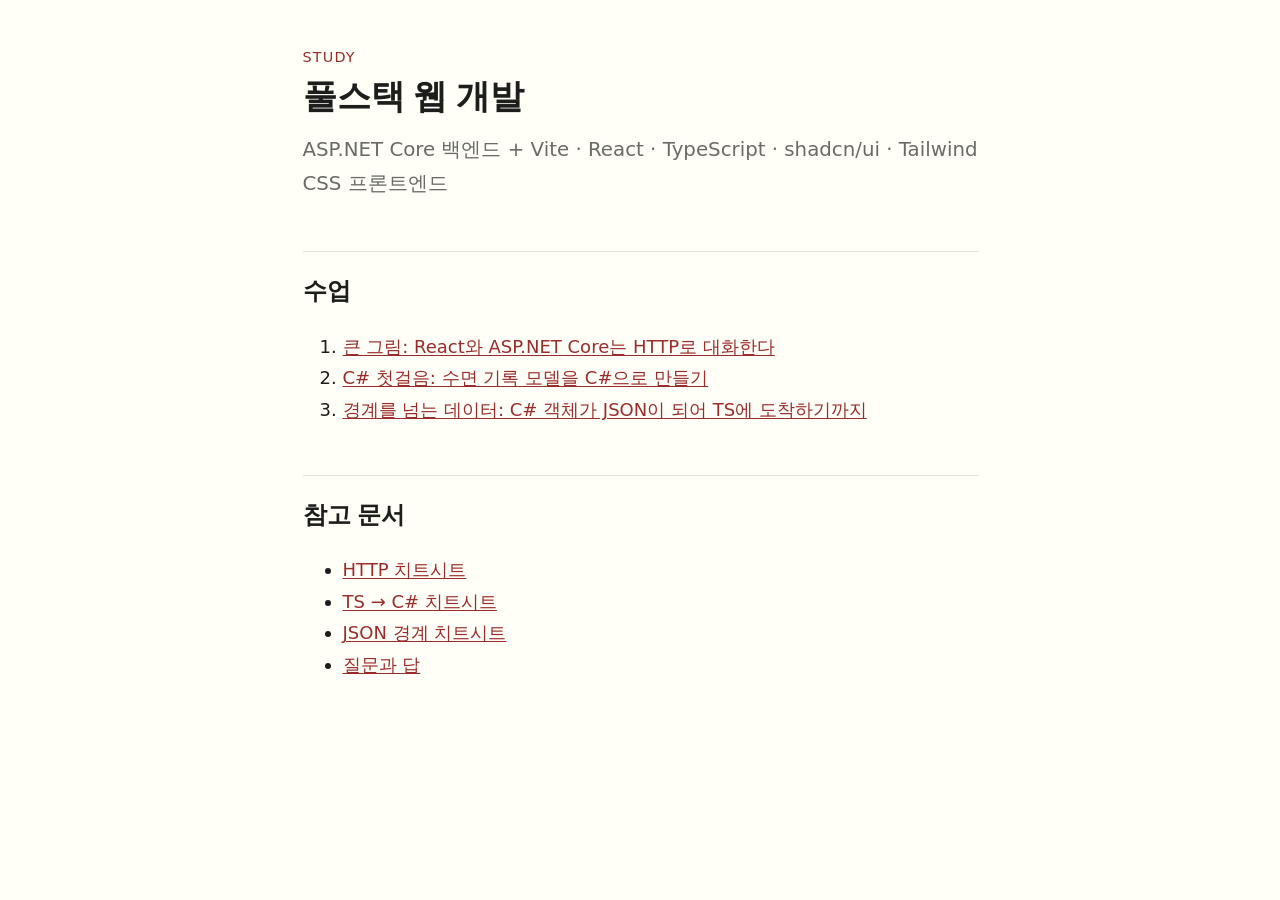
<file: index.html>
<!DOCTYPE html>
<html lang="ko">
<head>
<meta charset="utf-8">
<meta name="viewport" content="width=device-width, initial-scale=1">
<title>풀스택 웹 개발 학습: ASP.NET Core + React</title>
<link rel="stylesheet" href="assets/style.css">
</head>
<body>
<main>
<p class="kicker">Study</p>
<h1>풀스택 웹 개발</h1>
<p class="lede">ASP.NET Core 백엔드 + Vite · React · TypeScript · shadcn/ui · Tailwind CSS 프론트엔드</p>

<h2>수업</h2>
<ol>
  <li><a href="lessons/0001-http-big-picture.html">큰 그림: React와 ASP.NET Core는 HTTP로 대화한다</a></li>
  <li><a href="lessons/0002-csharp-first-steps.html">C# 첫걸음: 수면 기록 모델을 C#으로 만들기</a></li>
  <li><a href="lessons/0003-data-across-boundaries.html">경계를 넘는 데이터: C# 객체가 JSON이 되어 TS에 도착하기까지</a></li>
</ol>

<h2>참고 문서</h2>
<ul>
  <li><a href="reference/http-cheatsheet.html">HTTP 치트시트</a></li>
  <li><a href="reference/csharp-for-ts.html">TS → C# 치트시트</a></li>
  <li><a href="reference/json-boundary.html">JSON 경계 치트시트</a></li>
  <li><a href="reference/qna.html">질문과 답</a></li>
</ul>
</main>
</body>
</html>
</file>
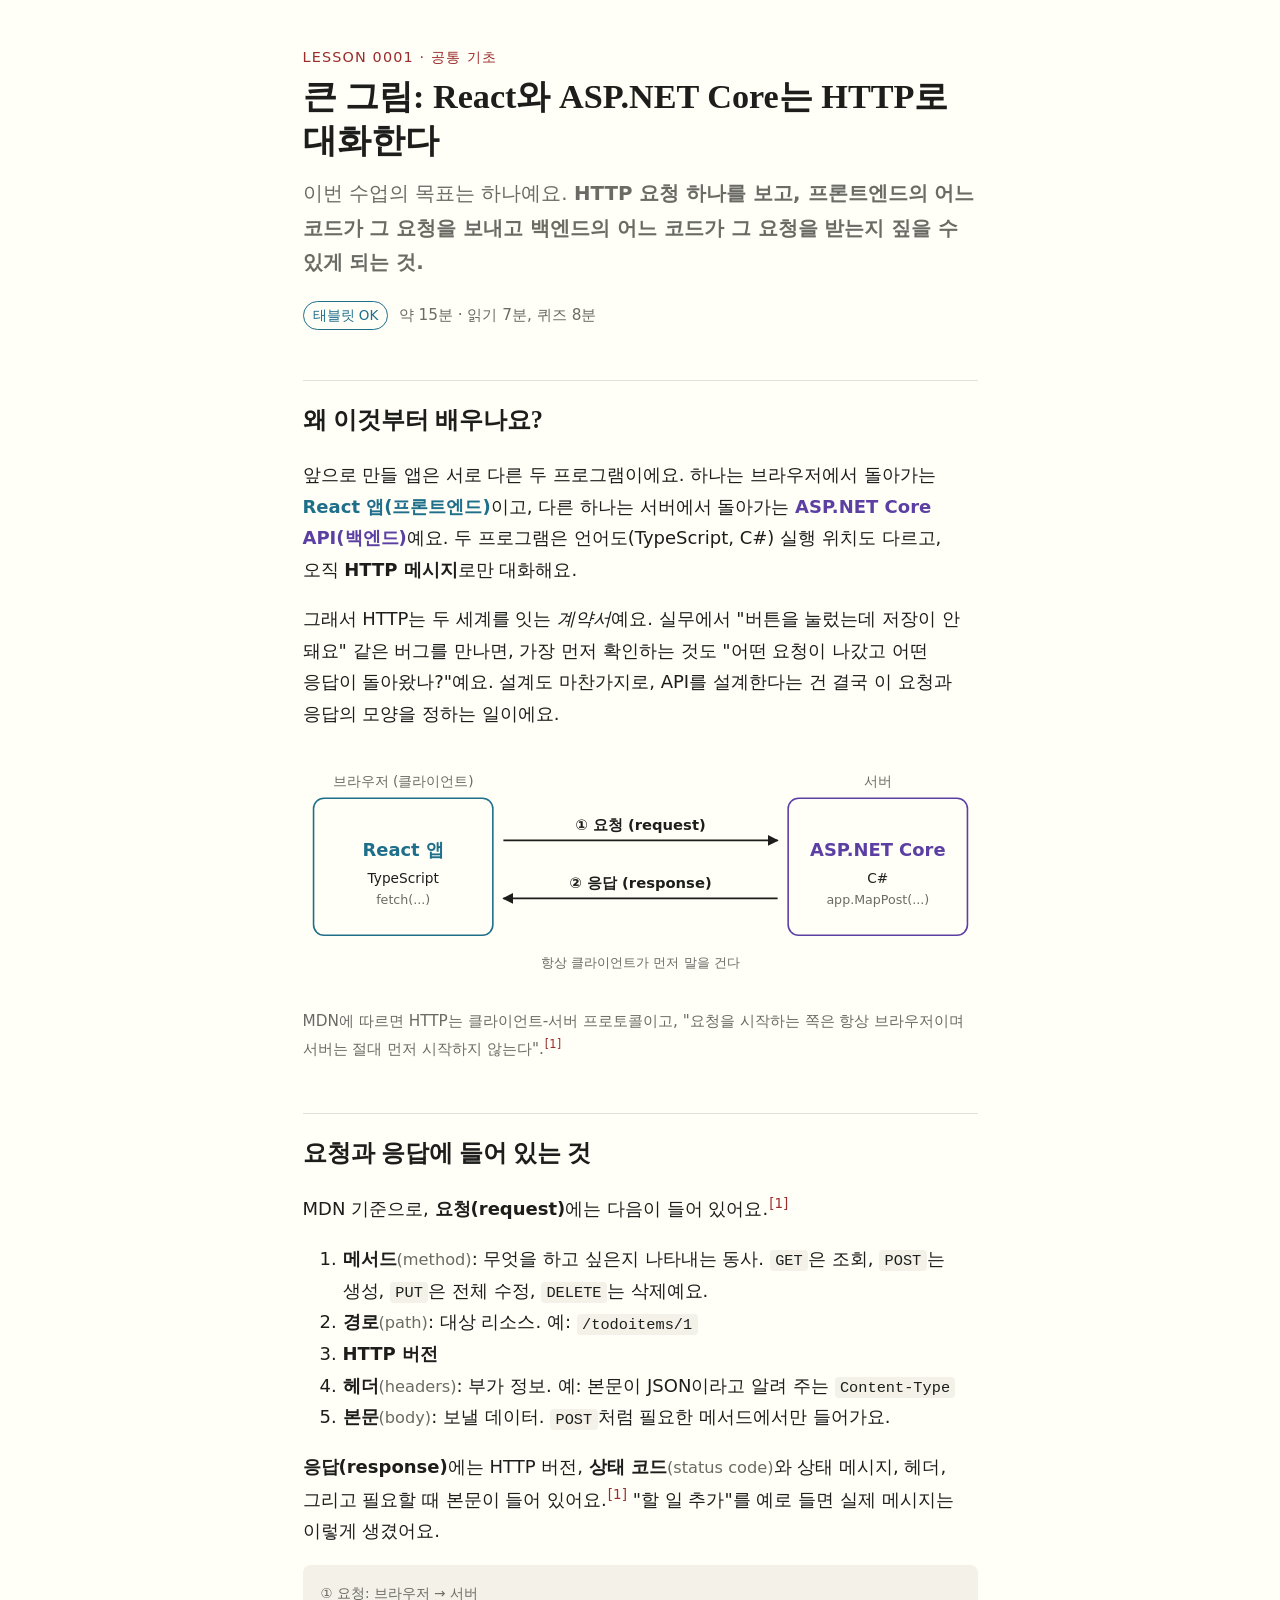
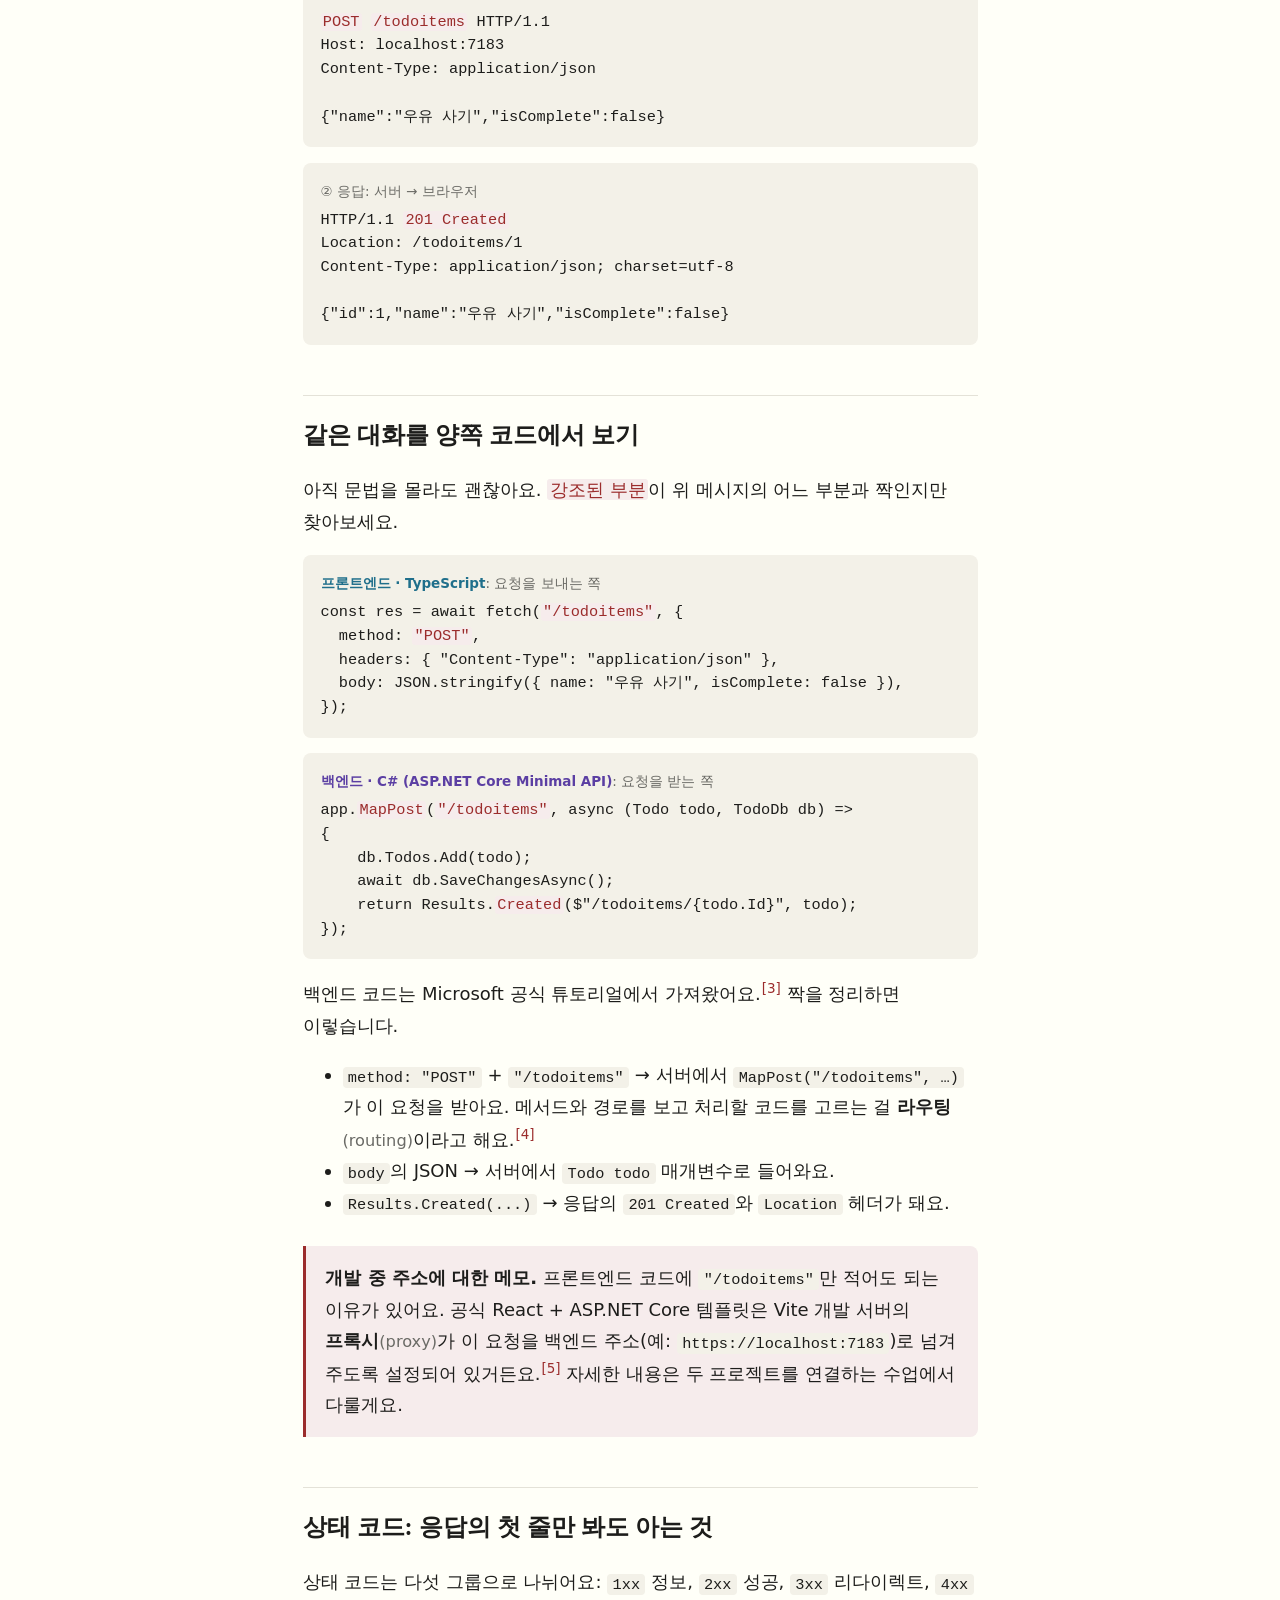
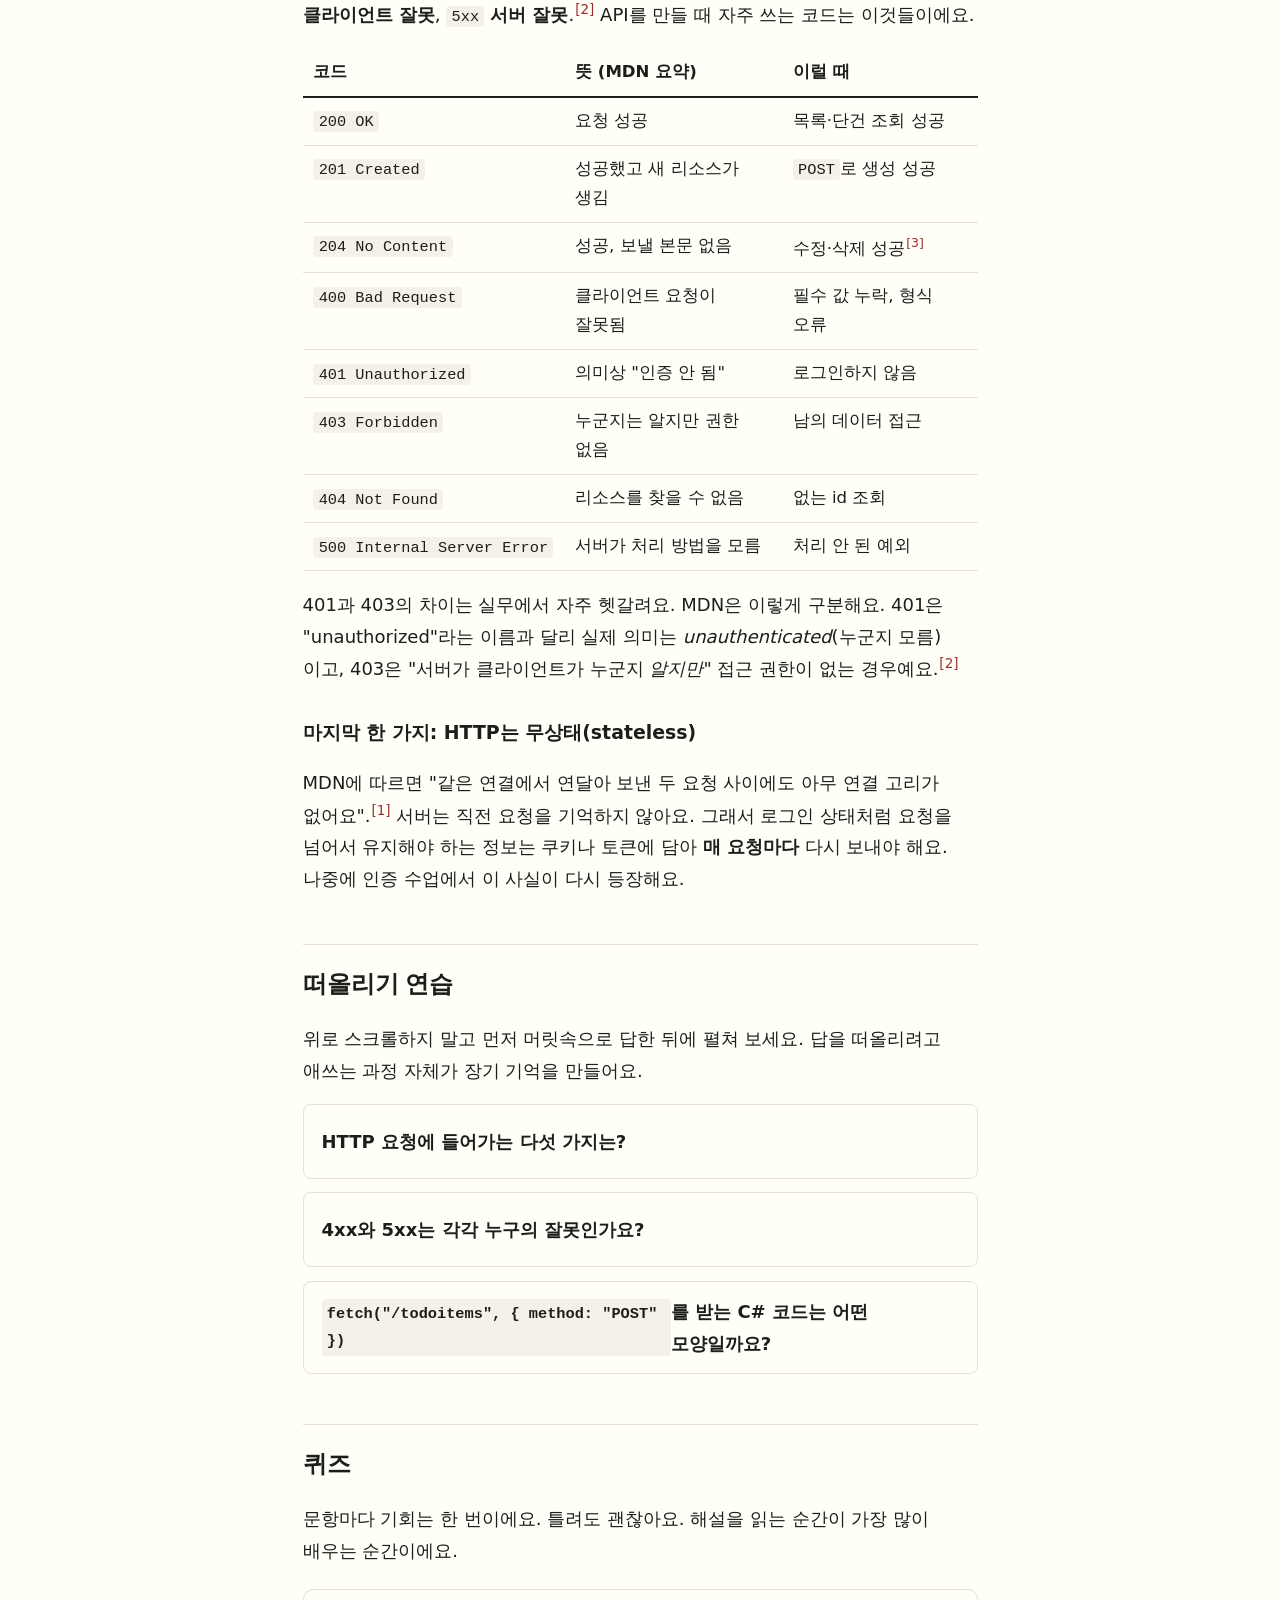
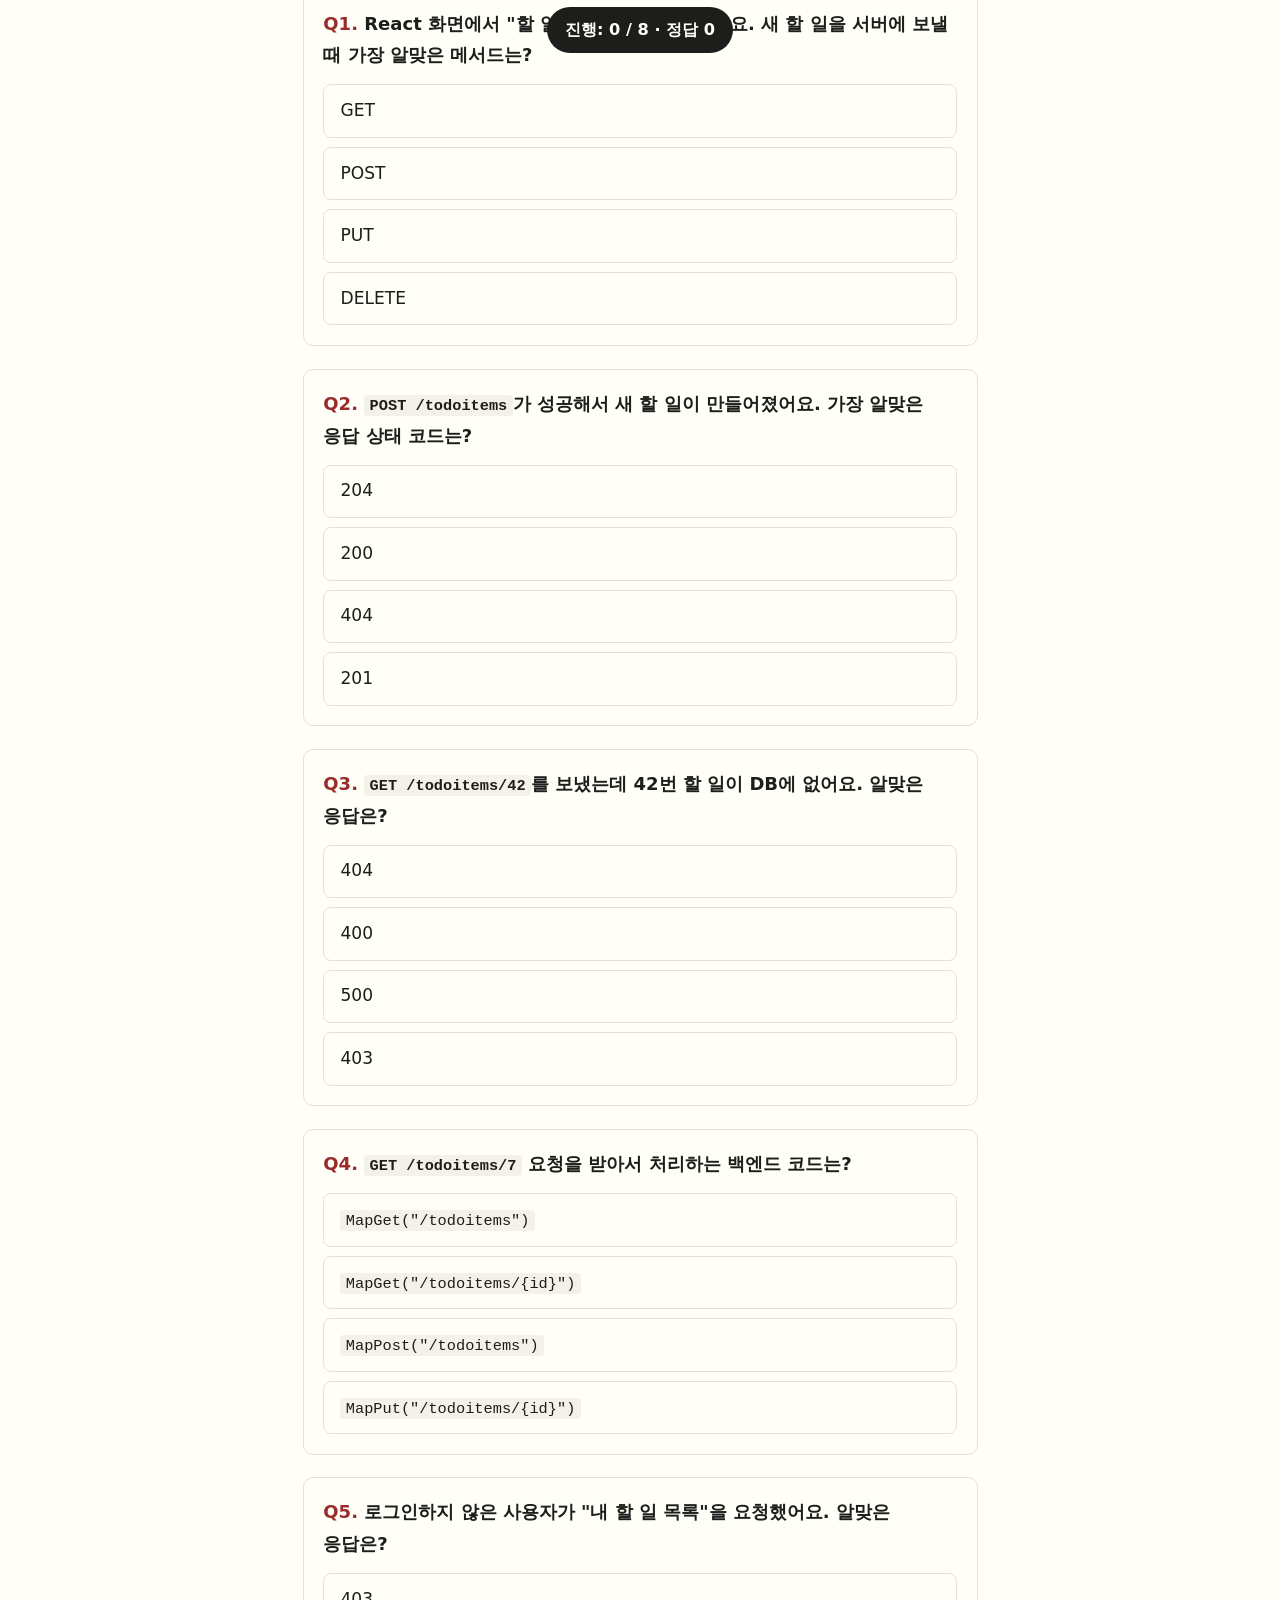
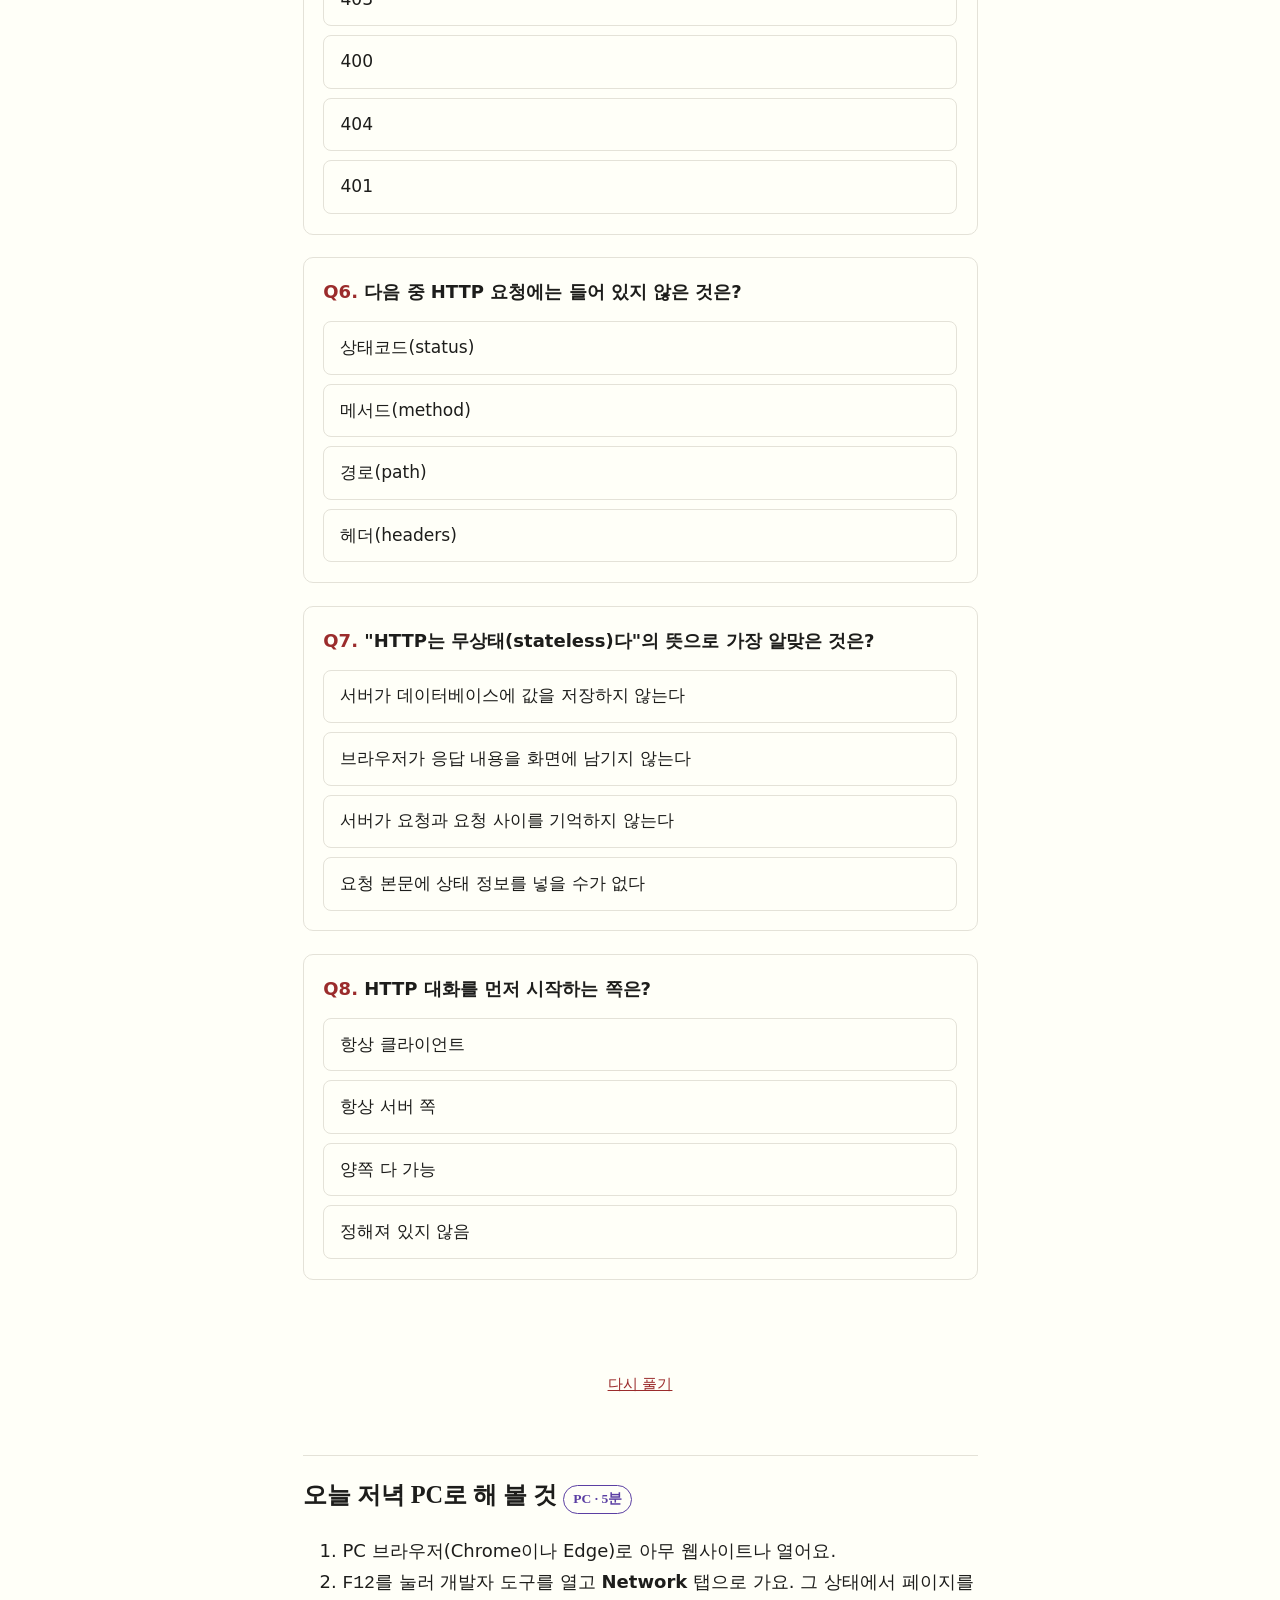
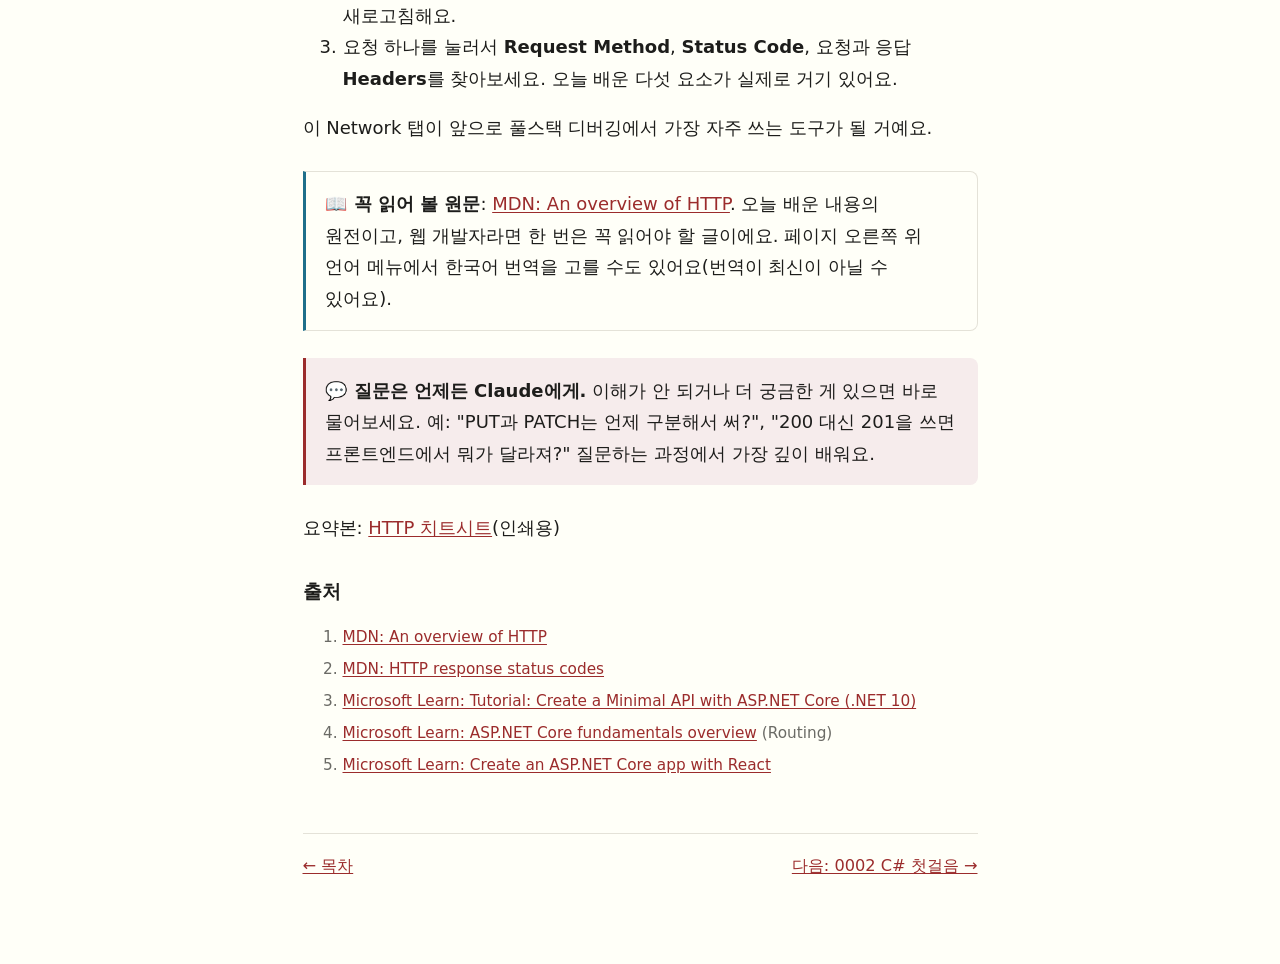
<file: lessons/0001-http-big-picture.html>
<!DOCTYPE html>
<html lang="ko">
<head>
<meta charset="utf-8">
<meta name="viewport" content="width=device-width, initial-scale=1">
<title>0001 · 큰 그림: React와 ASP.NET Core는 HTTP로 대화한다</title>
<link rel="stylesheet" href="../assets/style.css">
</head>
<body>
<main>

<p class="kicker">Lesson 0001 · 공통 기초</p>
<h1>큰 그림: React와 ASP.NET Core는 HTTP로 대화한다</h1>
<p class="lede">이번 수업의 목표는 하나예요. <strong>HTTP 요청 하나를 보고, 프론트엔드의 어느 코드가 그 요청을 보내고 백엔드의 어느 코드가 그 요청을 받는지 짚을 수 있게 되는 것.</strong></p>
<p class="meta"><span class="tag tablet">태블릿 OK</span> 약 15분 · 읽기 7분, 퀴즈 8분</p>

<h2>왜 이것부터 배우나요?</h2>
<p>앞으로 만들 앱은 서로 다른 두 프로그램이에요. 하나는 브라우저에서 돌아가는 <span class="fe">React 앱(프론트엔드)</span>이고, 다른 하나는 서버에서 돌아가는 <span class="be">ASP.NET Core API(백엔드)</span>예요. 두 프로그램은 언어도(TypeScript, C#) 실행 위치도 다르고, 오직 <strong>HTTP 메시지</strong>로만 대화해요.</p>
<p>그래서 HTTP는 두 세계를 잇는 <em>계약서</em>예요. 실무에서 "버튼을 눌렀는데 저장이 안 돼요" 같은 버그를 만나면, 가장 먼저 확인하는 것도 "어떤 요청이 나갔고 어떤 응답이 돌아왔나?"예요. 설계도 마찬가지로, API를 설계한다는 건 결국 이 요청과 응답의 모양을 정하는 일이에요.</p>

<figure>
<svg viewBox="0 0 640 230" role="img" aria-label="React 앱이 HTTP 요청을 ASP.NET Core API에 보내고 응답을 받는 그림">
  <defs>
    <marker id="arr" viewBox="0 0 10 10" refX="9" refY="5" markerWidth="7" markerHeight="7" orient="auto-start-reverse">
      <path d="M0,0 L10,5 L0,10 z" fill="currentColor"/>
    </marker>
  </defs>
  <g fill="none" stroke="currentColor" stroke-width="1.5">
    <rect x="10" y="40" width="170" height="130" rx="10" style="stroke:var(--frontend)"/>
    <rect x="460" y="40" width="170" height="130" rx="10" style="stroke:var(--backend)"/>
    <line x1="190" y1="80" x2="450" y2="80" marker-end="url(#arr)"/>
    <line x1="450" y1="135" x2="190" y2="135" marker-end="url(#arr)"/>
  </g>
  <g font-family="var(--font-body)" fill="currentColor" text-anchor="middle">
    <text x="95" y="28" font-size="13" style="fill:var(--muted)">브라우저 (클라이언트)</text>
    <text x="95" y="95" font-size="17" font-weight="700" style="fill:var(--frontend)">React 앱</text>
    <text x="95" y="120" font-size="13">TypeScript</text>
    <text x="95" y="140" font-size="12" style="fill:var(--muted)">fetch(...)</text>
    <text x="545" y="28" font-size="13" style="fill:var(--muted)">서버</text>
    <text x="545" y="95" font-size="17" font-weight="700" style="fill:var(--backend)">ASP.NET Core</text>
    <text x="545" y="120" font-size="13">C#</text>
    <text x="545" y="140" font-size="12" style="fill:var(--muted)">app.MapPost(...)</text>
    <text x="320" y="70" font-size="14" font-weight="700">① 요청 (request)</text>
    <text x="320" y="125" font-size="14" font-weight="700">② 응답 (response)</text>
    <text x="320" y="200" font-size="12" style="fill:var(--muted)">항상 클라이언트가 먼저 말을 건다</text>
  </g>
</svg>
<figcaption>MDN에 따르면 HTTP는 클라이언트-서버 프로토콜이고, "요청을 시작하는 쪽은 항상 브라우저이며 서버는 절대 먼저 시작하지 않는다".<a class="cite" href="#s1">[1]</a></figcaption>
</figure>

<h2>요청과 응답에 들어 있는 것</h2>
<p>MDN 기준으로, <strong>요청(request)</strong>에는 다음이 들어 있어요.<a class="cite" href="#s1">[1]</a></p>
<ol>
  <li><strong>메서드</strong><span class="en">(method)</span>: 무엇을 하고 싶은지 나타내는 동사. <code>GET</code>은 조회, <code>POST</code>는 생성, <code>PUT</code>은 전체 수정, <code>DELETE</code>는 삭제예요.</li>
  <li><strong>경로</strong><span class="en">(path)</span>: 대상 리소스. 예: <code>/todoitems/1</code></li>
  <li><strong>HTTP 버전</strong></li>
  <li><strong>헤더</strong><span class="en">(headers)</span>: 부가 정보. 예: 본문이 JSON이라고 알려 주는 <code>Content-Type</code></li>
  <li><strong>본문</strong><span class="en">(body)</span>: 보낼 데이터. <code>POST</code>처럼 필요한 메서드에서만 들어가요.</li>
</ol>
<p><strong>응답(response)</strong>에는 HTTP 버전, <strong>상태 코드</strong><span class="en">(status code)</span>와 상태 메시지, 헤더, 그리고 필요할 때 본문이 들어 있어요.<a class="cite" href="#s1">[1]</a> "할 일 추가"를 예로 들면 실제 메시지는 이렇게 생겼어요.</p>

<pre><span class="label">① 요청: 브라우저 → 서버</span><span class="hl">POST</span> <span class="hl">/todoitems</span> HTTP/1.1
Host: localhost:7183
Content-Type: application/json

{"name":"우유 사기","isComplete":false}</pre>

<pre><span class="label">② 응답: 서버 → 브라우저</span>HTTP/1.1 <span class="hl">201 Created</span>
Location: /todoitems/1
Content-Type: application/json; charset=utf-8

{"id":1,"name":"우유 사기","isComplete":false}</pre>

<h2>같은 대화를 양쪽 코드에서 보기</h2>
<p>아직 문법을 몰라도 괜찮아요. <span class="hl">강조된 부분</span>이 위 메시지의 어느 부분과 짝인지만 찾아보세요.</p>

<pre><span class="label"><span class="fe">프론트엔드 · TypeScript</span>: 요청을 보내는 쪽</span>const res = await fetch(<span class="hl">"/todoitems"</span>, {
  method: <span class="hl">"POST"</span>,
  headers: { "Content-Type": "application/json" },
  body: JSON.stringify({ name: "우유 사기", isComplete: false }),
});</pre>

<pre><span class="label"><span class="be">백엔드 · C# (ASP.NET Core Minimal API)</span>: 요청을 받는 쪽</span>app.<span class="hl">MapPost</span>(<span class="hl">"/todoitems"</span>, async (Todo todo, TodoDb db) =>
{
    db.Todos.Add(todo);
    await db.SaveChangesAsync();
    return Results.<span class="hl">Created</span>($"/todoitems/{todo.Id}", todo);
});</pre>

<p>백엔드 코드는 Microsoft 공식 튜토리얼에서 가져왔어요.<a class="cite" href="#s3">[3]</a> 짝을 정리하면 이렇습니다.</p>
<ul>
  <li><code>method: "POST"</code> + <code>"/todoitems"</code> → 서버에서 <code>MapPost("/todoitems", …)</code>가 이 요청을 받아요. 메서드와 경로를 보고 처리할 코드를 고르는 걸 <strong>라우팅</strong><span class="en">(routing)</span>이라고 해요.<a class="cite" href="#s4">[4]</a></li>
  <li><code>body</code>의 JSON → 서버에서 <code>Todo todo</code> 매개변수로 들어와요.</li>
  <li><code>Results.Created(...)</code> → 응답의 <code>201 Created</code>와 <code>Location</code> 헤더가 돼요.</li>
</ul>

<div class="callout">
<p><strong>개발 중 주소에 대한 메모.</strong> 프론트엔드 코드에 <code>"/todoitems"</code>만 적어도 되는 이유가 있어요. 공식 React + ASP.NET Core 템플릿은 Vite 개발 서버의 <strong>프록시</strong><span class="en">(proxy)</span>가 이 요청을 백엔드 주소(예: <code>https://localhost:7183</code>)로 넘겨 주도록 설정되어 있거든요.<a class="cite" href="#s5">[5]</a> 자세한 내용은 두 프로젝트를 연결하는 수업에서 다룰게요.</p>
</div>

<h2>상태 코드: 응답의 첫 줄만 봐도 아는 것</h2>
<p>상태 코드는 다섯 그룹으로 나뉘어요: <code>1xx</code> 정보, <code>2xx</code> 성공, <code>3xx</code> 리다이렉트, <code>4xx</code> <strong>클라이언트 잘못</strong>, <code>5xx</code> <strong>서버 잘못</strong>.<a class="cite" href="#s2">[2]</a> API를 만들 때 자주 쓰는 코드는 이것들이에요.</p>
<table>
<thead><tr><th>코드</th><th>뜻 (MDN 요약)</th><th>이럴 때</th></tr></thead>
<tbody>
<tr><td><code>200 OK</code></td><td>요청 성공</td><td>목록·단건 조회 성공</td></tr>
<tr><td><code>201 Created</code></td><td>성공했고 새 리소스가 생김</td><td><code>POST</code>로 생성 성공</td></tr>
<tr><td><code>204 No Content</code></td><td>성공, 보낼 본문 없음</td><td>수정·삭제 성공<a class="cite" href="#s3">[3]</a></td></tr>
<tr><td><code>400 Bad Request</code></td><td>클라이언트 요청이 잘못됨</td><td>필수 값 누락, 형식 오류</td></tr>
<tr><td><code>401 Unauthorized</code></td><td>의미상 "인증 안 됨"</td><td>로그인하지 않음</td></tr>
<tr><td><code>403 Forbidden</code></td><td>누군지는 알지만 권한 없음</td><td>남의 데이터 접근</td></tr>
<tr><td><code>404 Not Found</code></td><td>리소스를 찾을 수 없음</td><td>없는 id 조회</td></tr>
<tr><td><code>500 Internal Server Error</code></td><td>서버가 처리 방법을 모름</td><td>처리 안 된 예외</td></tr>
</tbody>
</table>
<p>401과 403의 차이는 실무에서 자주 헷갈려요. MDN은 이렇게 구분해요. 401은 "unauthorized"라는 이름과 달리 실제 의미는 <em>unauthenticated</em>(누군지 모름)이고, 403은 "서버가 클라이언트가 누군지 <em>알지만</em>" 접근 권한이 없는 경우예요.<a class="cite" href="#s2">[2]</a></p>

<h3>마지막 한 가지: HTTP는 무상태(stateless)</h3>
<p>MDN에 따르면 "같은 연결에서 연달아 보낸 두 요청 사이에도 아무 연결 고리가 없어요".<a class="cite" href="#s1">[1]</a> 서버는 직전 요청을 기억하지 않아요. 그래서 로그인 상태처럼 요청을 넘어서 유지해야 하는 정보는 쿠키나 토큰에 담아 <strong>매 요청마다</strong> 다시 보내야 해요. 나중에 인증 수업에서 이 사실이 다시 등장해요.</p>

<h2>떠올리기 연습</h2>
<p>위로 스크롤하지 말고 먼저 머릿속으로 답한 뒤에 펼쳐 보세요. 답을 떠올리려고 애쓰는 과정 자체가 장기 기억을 만들어요.</p>
<details class="recall"><summary>HTTP 요청에 들어가는 다섯 가지는?</summary>메서드, 경로, HTTP 버전, 헤더, (필요할 때) 본문.</details>
<details class="recall"><summary>4xx와 5xx는 각각 누구의 잘못인가요?</summary>4xx는 클라이언트(요청이 잘못됨), 5xx는 서버(서버가 처리하지 못함).</details>
<details class="recall"><summary><code>fetch("/todoitems", { method: "POST" })</code>를 받는 C# 코드는 어떤 모양일까요?</summary><code>app.MapPost("/todoitems", ...)</code>: 메서드는 <code>Map</code> 뒤의 이름(<code>Post</code>)과, 경로는 첫 번째 인자와 짝을 이뤄요.</details>

<h2>퀴즈</h2>
<p>문항마다 기회는 한 번이에요. 틀려도 괜찮아요. 해설을 읽는 순간이 가장 많이 배우는 순간이에요.</p>

<div class="quiz">

<div class="q" data-answer="1">
  <p class="q-text">React 화면에서 "할 일 추가" 버튼을 눌렀어요. 새 할 일을 서버에 보낼 때 가장 알맞은 메서드는?</p>
  <div class="opts">
    <button class="opt">GET</button>
    <button class="opt">POST</button>
    <button class="opt">PUT</button>
    <button class="opt">DELETE</button>
  </div>
  <div class="explain">새 리소스를 <strong>생성</strong>할 때는 <code>POST</code>를 써요. <code>PUT</code>은 이미 있는 리소스를 <em>통째로 교체</em>할 때 써요.<a class="cite" href="#s3">[3]</a></div>
</div>

<div class="q" data-answer="3">
  <p class="q-text"><code>POST /todoitems</code>가 성공해서 새 할 일이 만들어졌어요. 가장 알맞은 응답 상태 코드는?</p>
  <div class="opts">
    <button class="opt">204</button>
    <button class="opt">200</button>
    <button class="opt">404</button>
    <button class="opt">201</button>
  </div>
  <div class="explain"><code>201 Created</code>는 "요청이 성공했고 새 리소스가 생겼다"는 뜻이에요. 보통 <code>POST</code> 다음에 돌려줘요.<a class="cite" href="#s2">[2]</a> 200도 틀린 건 아니지만 정보가 덜 정확해요.</div>
</div>

<div class="q" data-answer="0">
  <p class="q-text"><code>GET /todoitems/42</code>를 보냈는데 42번 할 일이 DB에 없어요. 알맞은 응답은?</p>
  <div class="opts">
    <button class="opt">404</button>
    <button class="opt">400</button>
    <button class="opt">500</button>
    <button class="opt">403</button>
  </div>
  <div class="explain">MDN은 404를 이렇게 설명해요. API에서는 "엔드포인트 자체는 맞지만 리소스가 존재하지 않는" 경우에도 쓴다고요.<a class="cite" href="#s2">[2]</a> 요청 형식에는 문제가 없으니 400이 아니에요.</div>
</div>

<div class="q" data-answer="1">
  <p class="q-text"><code>GET /todoitems/7</code> 요청을 받아서 처리하는 백엔드 코드는?</p>
  <div class="opts">
    <button class="opt"><code>MapGet("/todoitems")</code></button>
    <button class="opt"><code>MapGet("/todoitems/{id}")</code></button>
    <button class="opt"><code>MapPost("/todoitems")</code></button>
    <button class="opt"><code>MapPut("/todoitems/{id}")</code></button>
  </div>
  <div class="explain">메서드(<code>GET</code> → <code>MapGet</code>)와 경로 모양(<code>/todoitems/7</code> → <code>/todoitems/{id}</code>)이 <strong>둘 다</strong> 맞아야 해요. <code>{id}</code> 자리에 <code>7</code>이 들어가요.<a class="cite" href="#s3">[3]</a></div>
</div>

<div class="q" data-answer="3">
  <p class="q-text">로그인하지 않은 사용자가 "내 할 일 목록"을 요청했어요. 알맞은 응답은?</p>
  <div class="opts">
    <button class="opt">403</button>
    <button class="opt">400</button>
    <button class="opt">404</button>
    <button class="opt">401</button>
  </div>
  <div class="explain">401은 의미상 "인증되지 않음", 즉 누군지 모른다는 뜻이에요. 403은 누군지는 <em>알지만</em> 권한이 없을 때 써요.<a class="cite" href="#s2">[2]</a></div>
</div>

<div class="q" data-answer="0">
  <p class="q-text">다음 중 HTTP <strong>요청</strong>에는 들어 있지 않은 것은?</p>
  <div class="opts">
    <button class="opt">상태코드(status)</button>
    <button class="opt">메서드(method)</button>
    <button class="opt">경로(path)</button>
    <button class="opt">헤더(headers)</button>
  </div>
  <div class="explain">상태 코드는 <strong>응답</strong>에만 있어요. 서버가 "결과가 어땠는지" 알려 주는 값이니까요.<a class="cite" href="#s1">[1]</a></div>
</div>

<div class="q" data-answer="2">
  <p class="q-text">"HTTP는 무상태(stateless)다"의 뜻으로 가장 알맞은 것은?</p>
  <div class="opts">
    <button class="opt">서버가 데이터베이스에 값을 저장하지 않는다</button>
    <button class="opt">브라우저가 응답 내용을 화면에 남기지 않는다</button>
    <button class="opt">서버가 요청과 요청 사이를 기억하지 않는다</button>
    <button class="opt">요청 본문에 상태 정보를 넣을 수가 없다</button>
  </div>
  <div class="explain">연달아 보낸 두 요청 사이에도 연결 고리가 없다는 뜻이에요.<a class="cite" href="#s1">[1]</a> DB에 저장하는 건 당연히 가능해요. 무상태라는 말은 <em>프로토콜</em>에 대한 이야기예요.</div>
</div>

<div class="q" data-answer="0">
  <p class="q-text">HTTP 대화를 먼저 시작하는 쪽은?</p>
  <div class="opts">
    <button class="opt">항상 클라이언트</button>
    <button class="opt">항상 서버 쪽</button>
    <button class="opt">양쪽 다 가능</button>
    <button class="opt">정해져 있지 않음</button>
  </div>
  <div class="explain">MDN에 따르면 요청을 시작하는 쪽은 "항상" 브라우저(클라이언트)이고 서버는 절대 먼저 시작하지 않아요.<a class="cite" href="#s1">[1]</a> 서버가 먼저 알림을 보내야 할 때는 WebSocket 같은 다른 기술을 써요. 이건 나중에 다뤄요.</div>
</div>

</div>

<h2>오늘 저녁 PC로 해 볼 것 <span class="tag pc">PC · 5분</span></h2>
<ol>
  <li>PC 브라우저(Chrome이나 Edge)로 아무 웹사이트나 열어요.</li>
  <li><kbd>F12</kbd>를 눌러 개발자 도구를 열고 <strong>Network</strong> 탭으로 가요. 그 상태에서 페이지를 새로고침해요.</li>
  <li>요청 하나를 눌러서 <strong>Request Method</strong>, <strong>Status Code</strong>, 요청과 응답 <strong>Headers</strong>를 찾아보세요. 오늘 배운 다섯 요소가 실제로 거기 있어요.</li>
</ol>
<p>이 Network 탭이 앞으로 풀스택 디버깅에서 가장 자주 쓰는 도구가 될 거예요.</p>

<div class="callout source">
<p><strong>📖 꼭 읽어 볼 원문</strong>: <a href="https://developer.mozilla.org/en-US/docs/Web/HTTP/Guides/Overview">MDN: An overview of HTTP</a>. 오늘 배운 내용의 원전이고, 웹 개발자라면 한 번은 꼭 읽어야 할 글이에요. 페이지 오른쪽 위 언어 메뉴에서 한국어 번역을 고를 수도 있어요(번역이 최신이 아닐 수 있어요).</p>
</div>

<div class="callout">
<p><strong>💬 질문은 언제든 Claude에게.</strong> 이해가 안 되거나 더 궁금한 게 있으면 바로 물어보세요. 예: "PUT과 PATCH는 언제 구분해서 써?", "200 대신 201을 쓰면 프론트엔드에서 뭐가 달라져?" 질문하는 과정에서 가장 깊이 배워요.</p>
</div>

<p>요약본: <a href="../reference/http-cheatsheet.html">HTTP 치트시트</a>(인쇄용)</p>

<h3>출처</h3>
<ol class="sources">
  <li id="s1"><a href="https://developer.mozilla.org/en-US/docs/Web/HTTP/Guides/Overview">MDN: An overview of HTTP</a></li>
  <li id="s2"><a href="https://developer.mozilla.org/en-US/docs/Web/HTTP/Reference/Status">MDN: HTTP response status codes</a></li>
  <li id="s3"><a href="https://learn.microsoft.com/en-us/aspnet/core/tutorials/min-web-api">Microsoft Learn: Tutorial: Create a Minimal API with ASP.NET Core (.NET 10)</a></li>
  <li id="s4"><a href="https://learn.microsoft.com/en-us/aspnet/core/fundamentals/">Microsoft Learn: ASP.NET Core fundamentals overview</a> (Routing)</li>
  <li id="s5"><a href="https://learn.microsoft.com/en-us/visualstudio/javascript/tutorial-asp-net-core-with-react">Microsoft Learn: Create an ASP.NET Core app with React</a></li>
</ol>

<nav class="lesson-nav">
  <a href="../index.html">← 목차</a>
  <a href="0002-csharp-first-steps.html">다음: 0002 C# 첫걸음 →</a>
</nav>

</main>
<script src="../assets/quiz.js"></script>
</body>
</html>
</file>
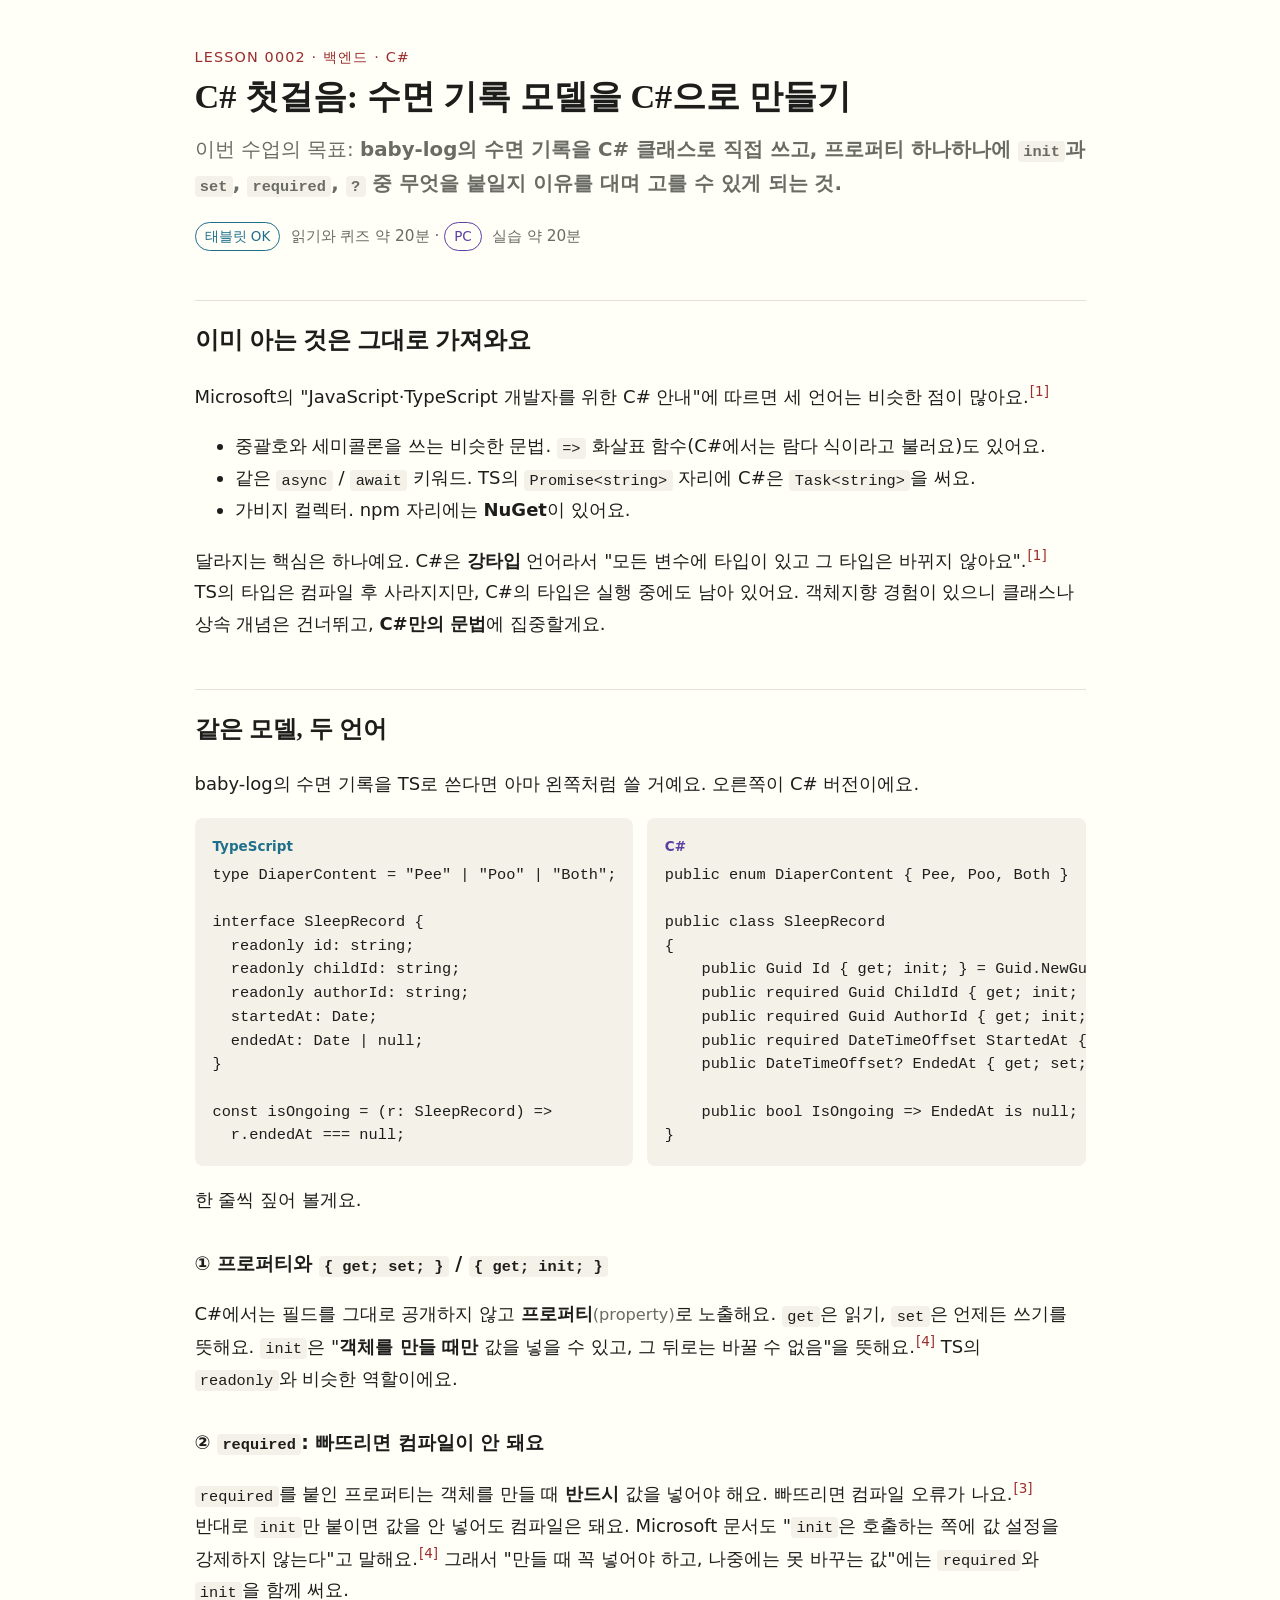
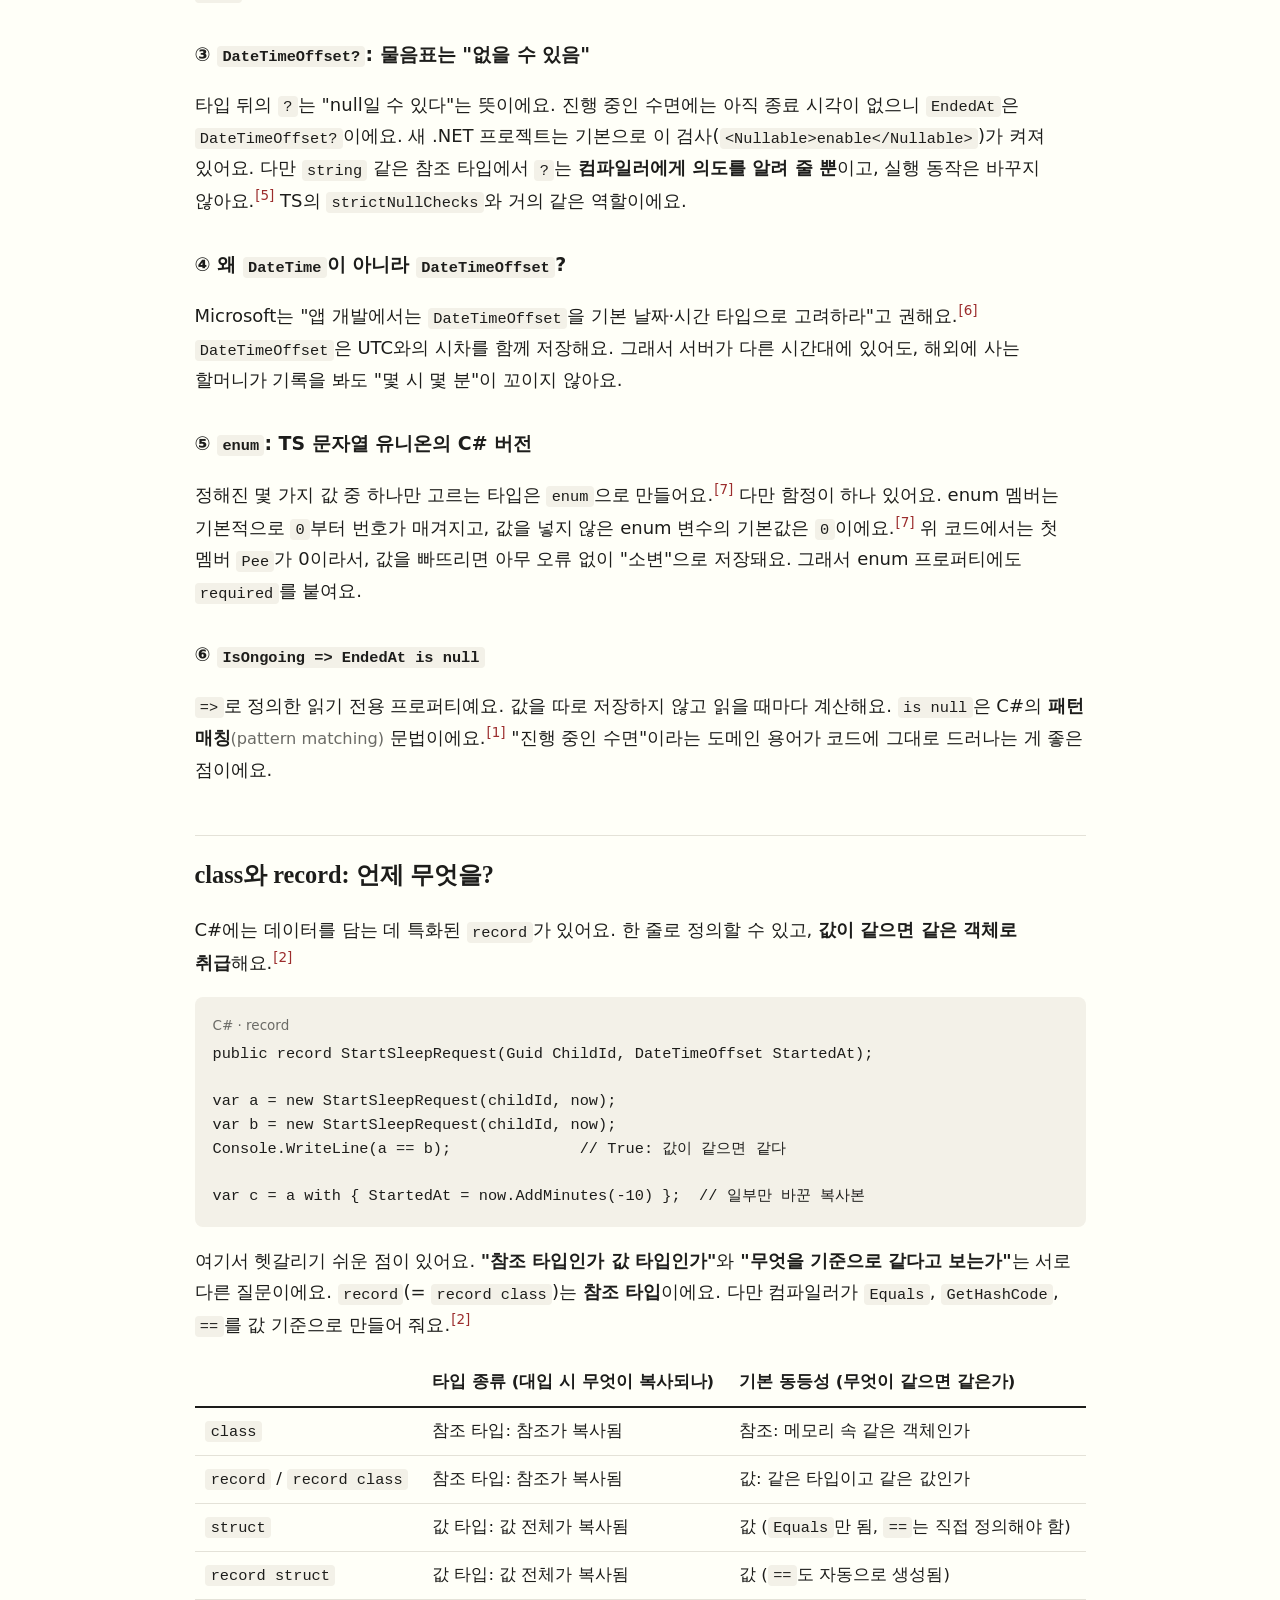
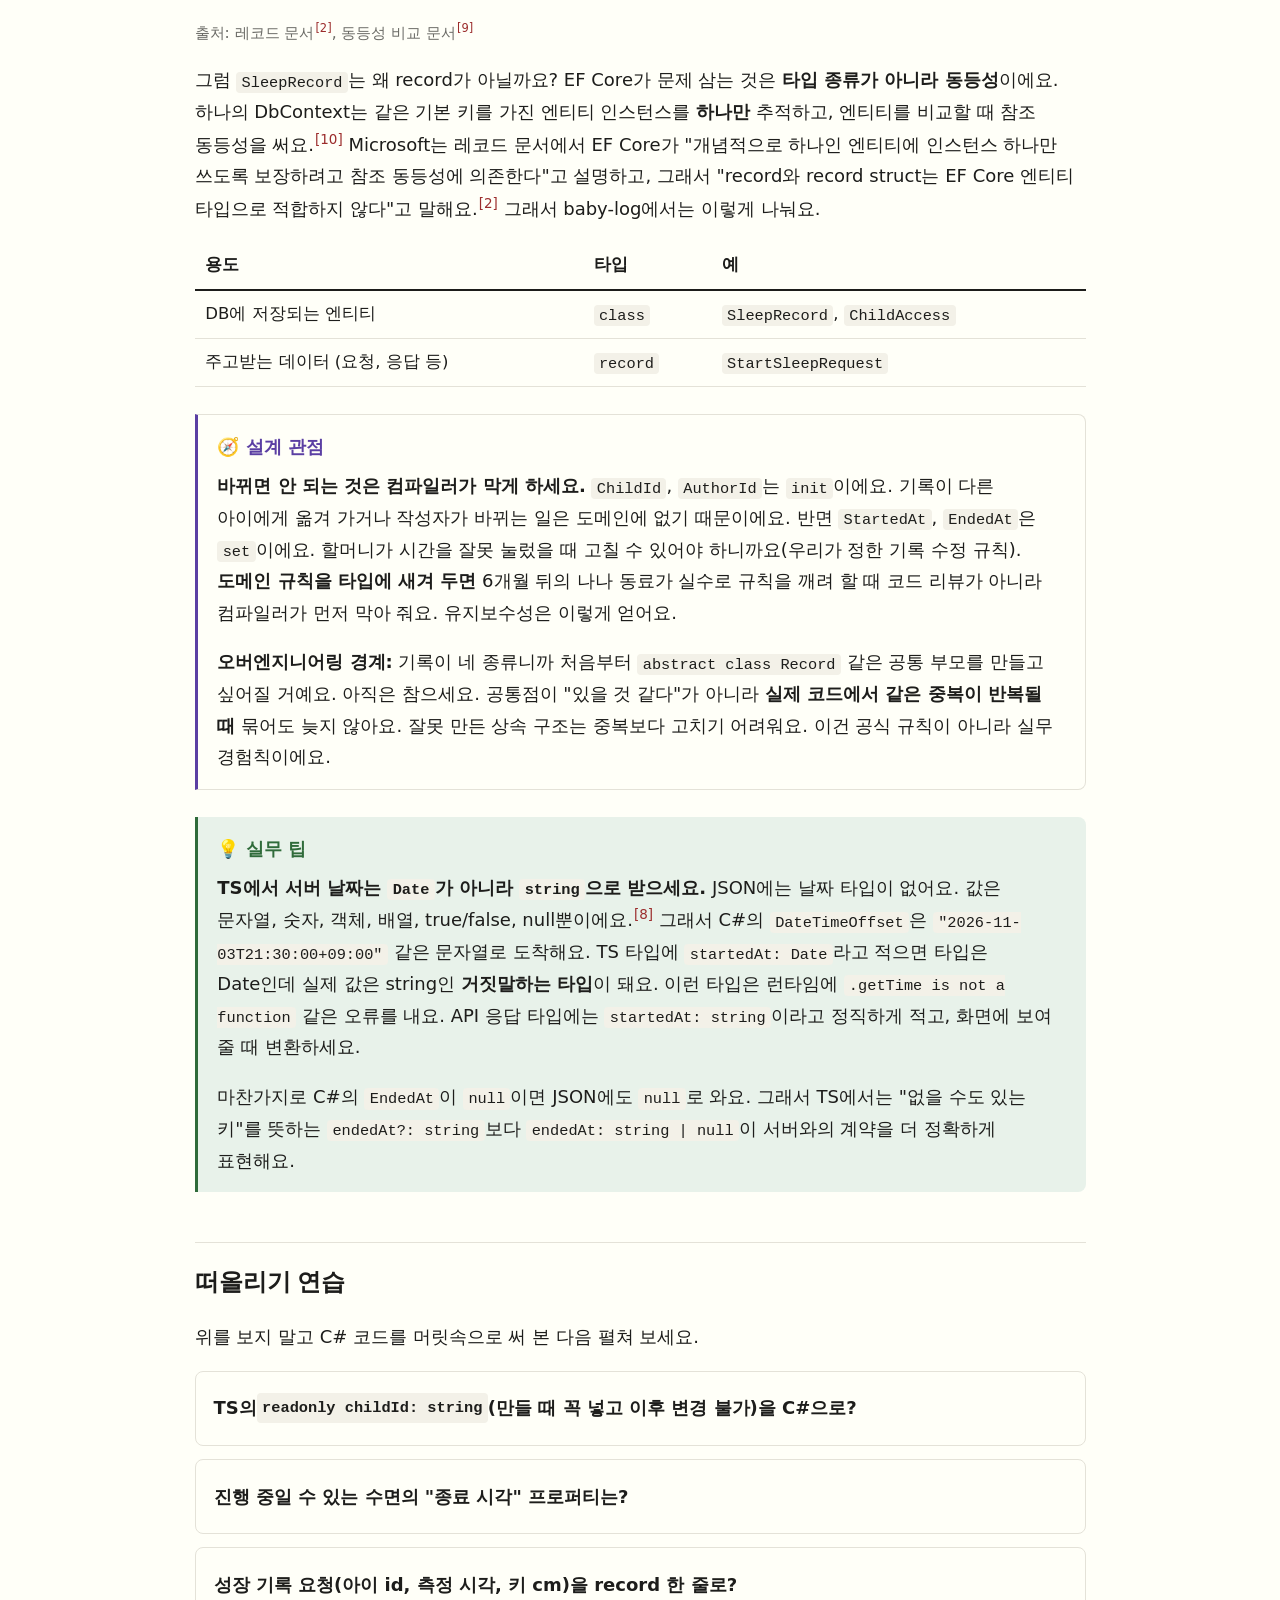
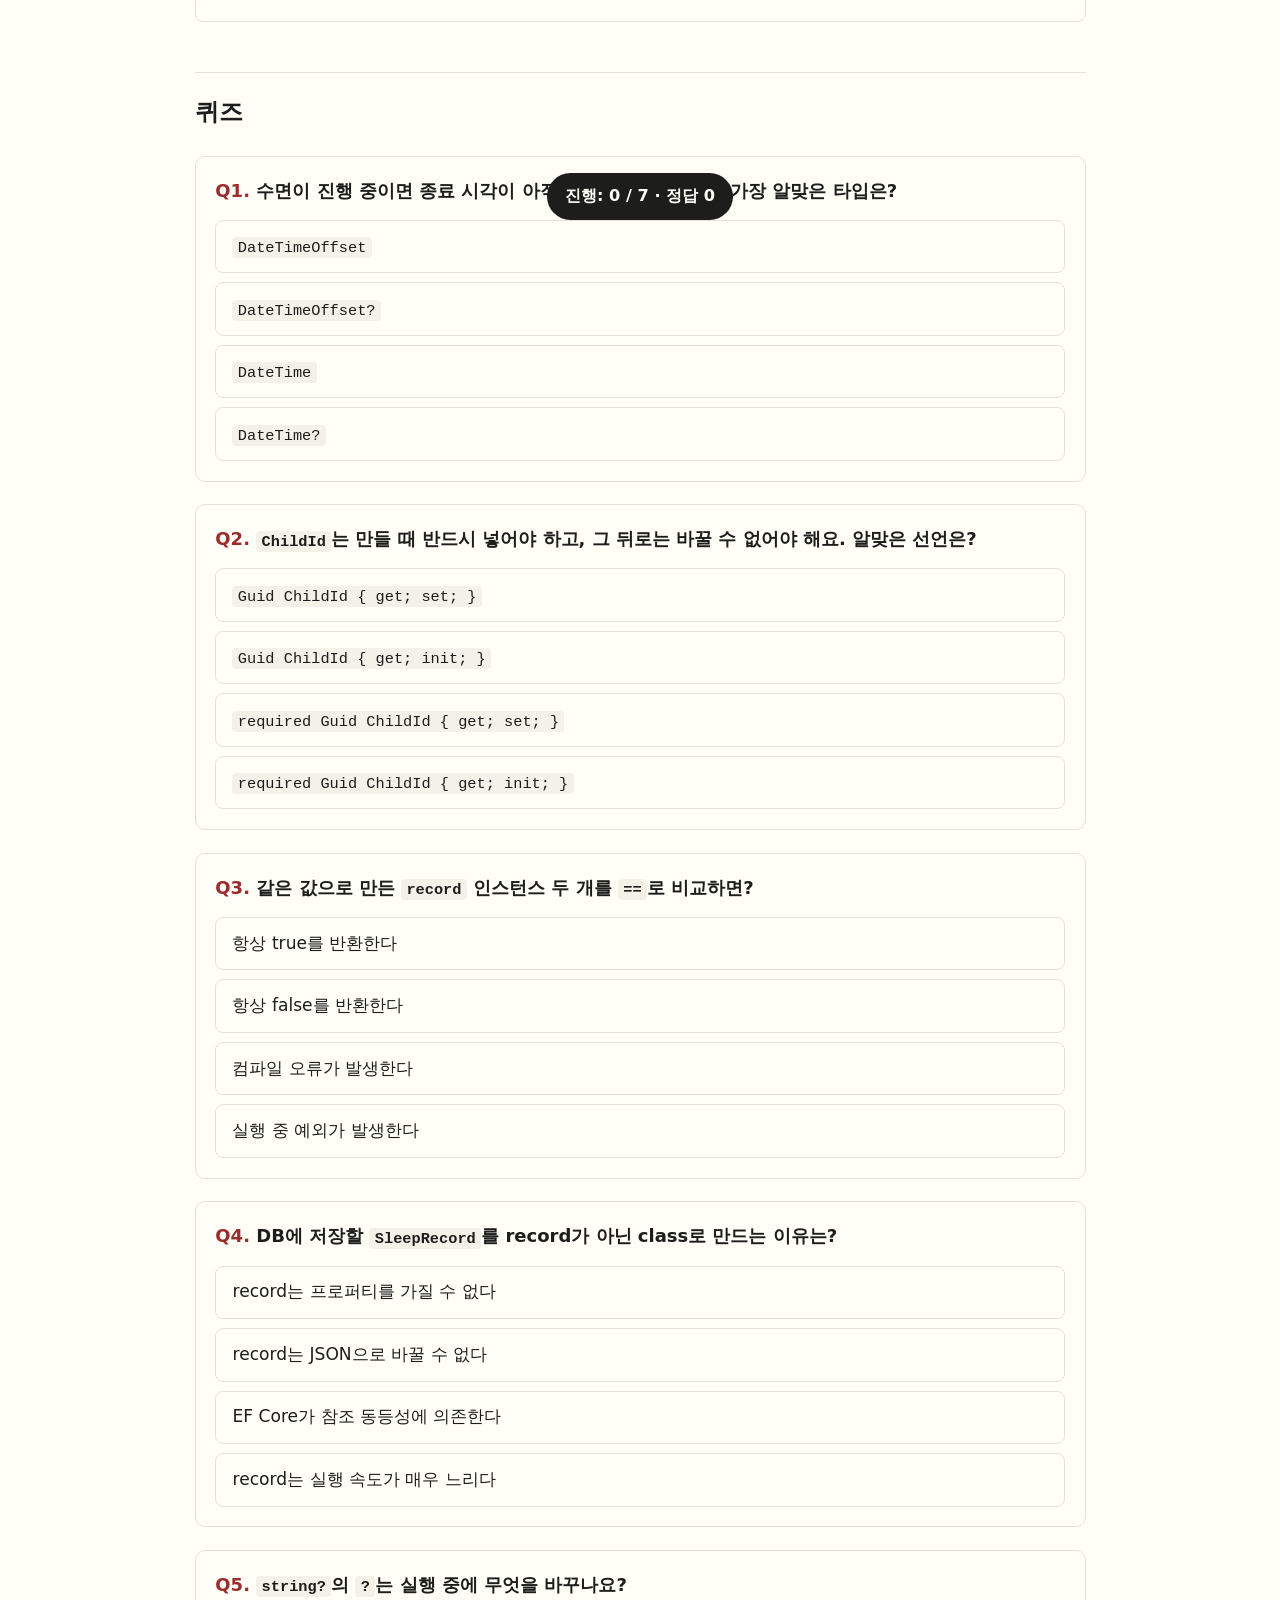
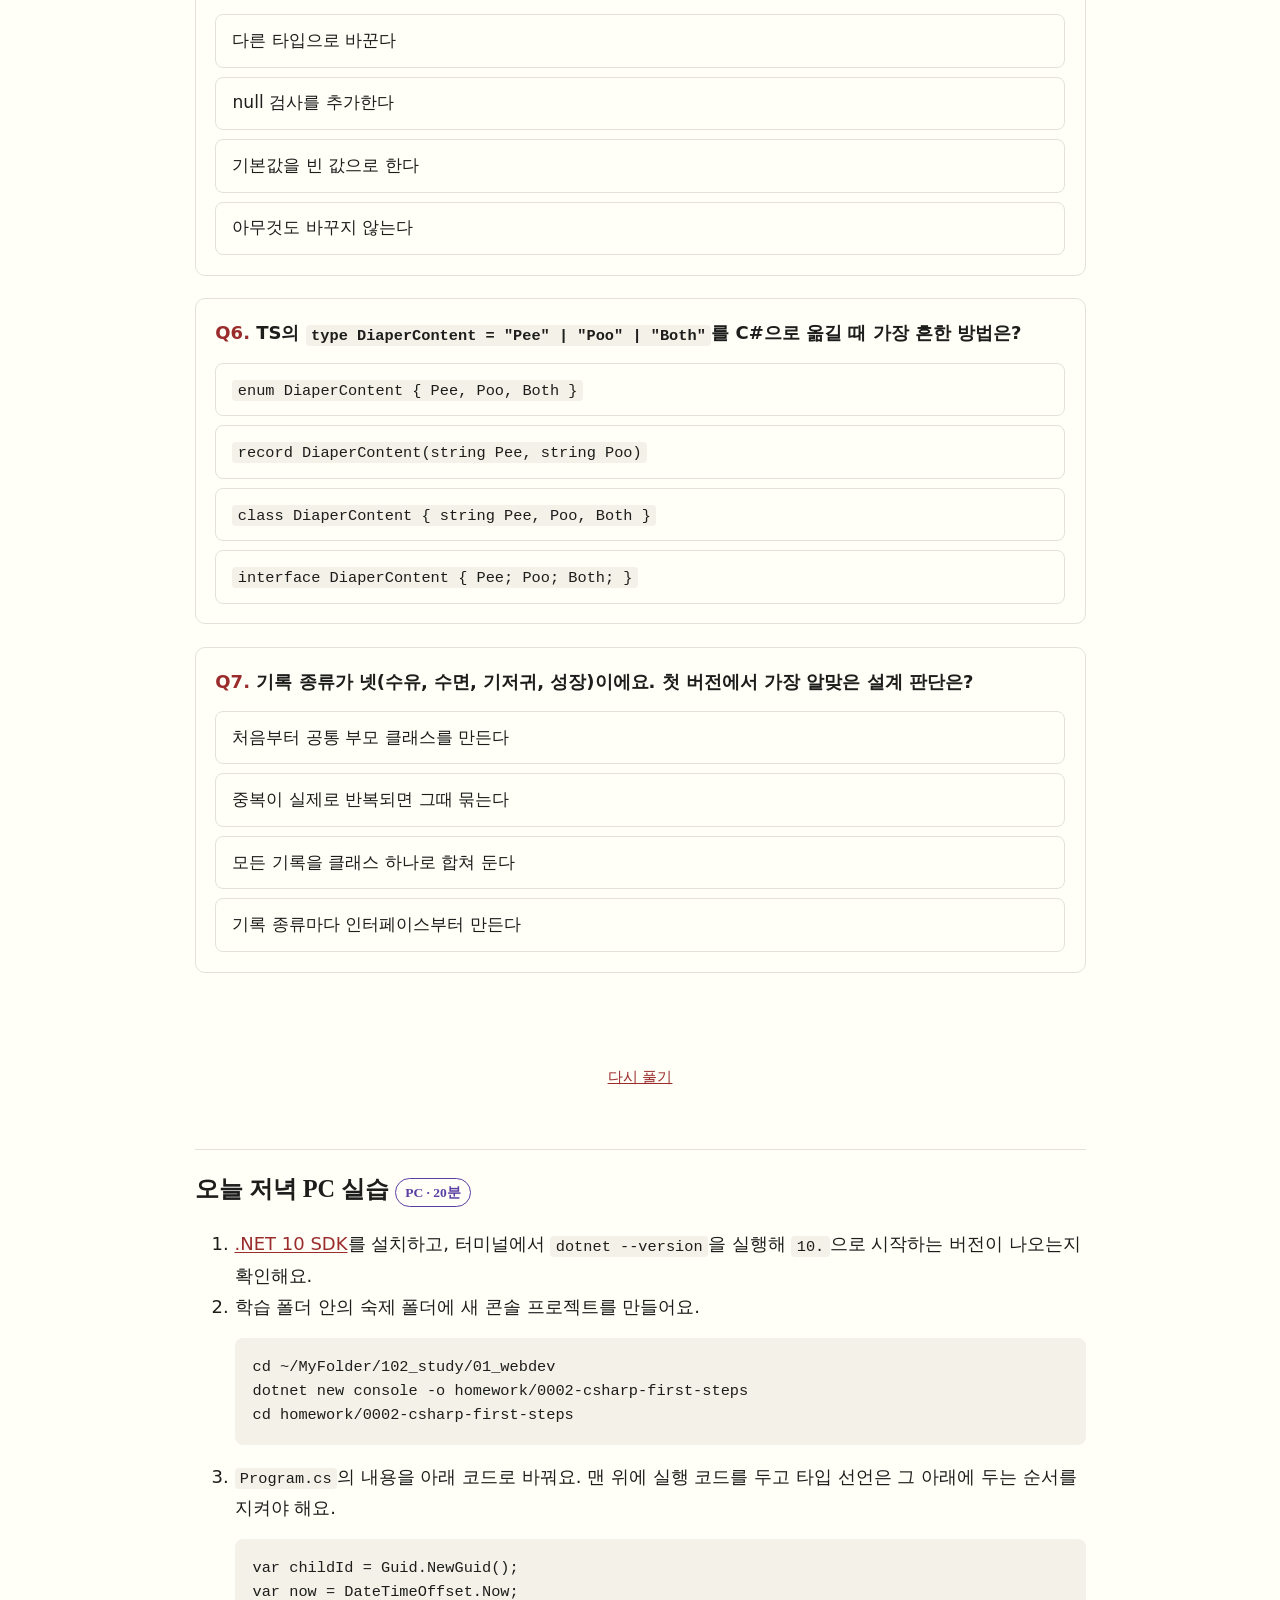
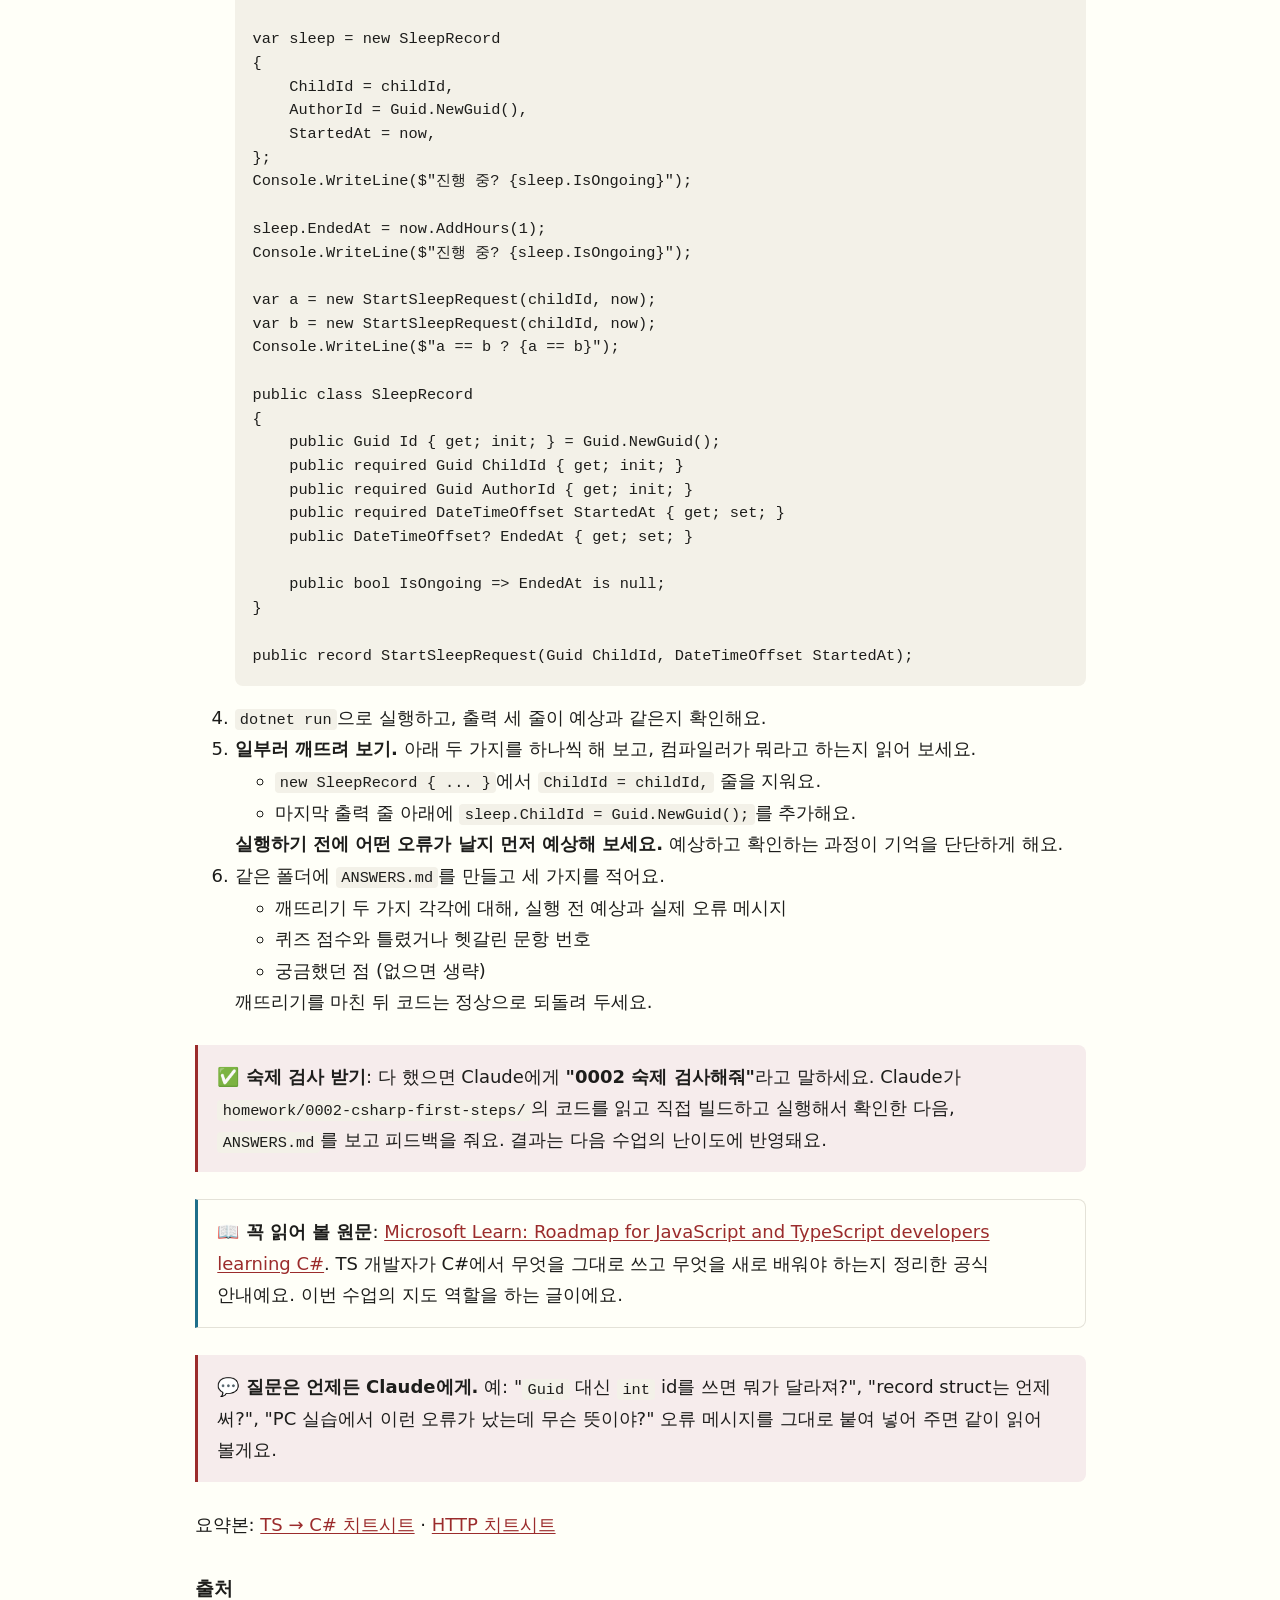
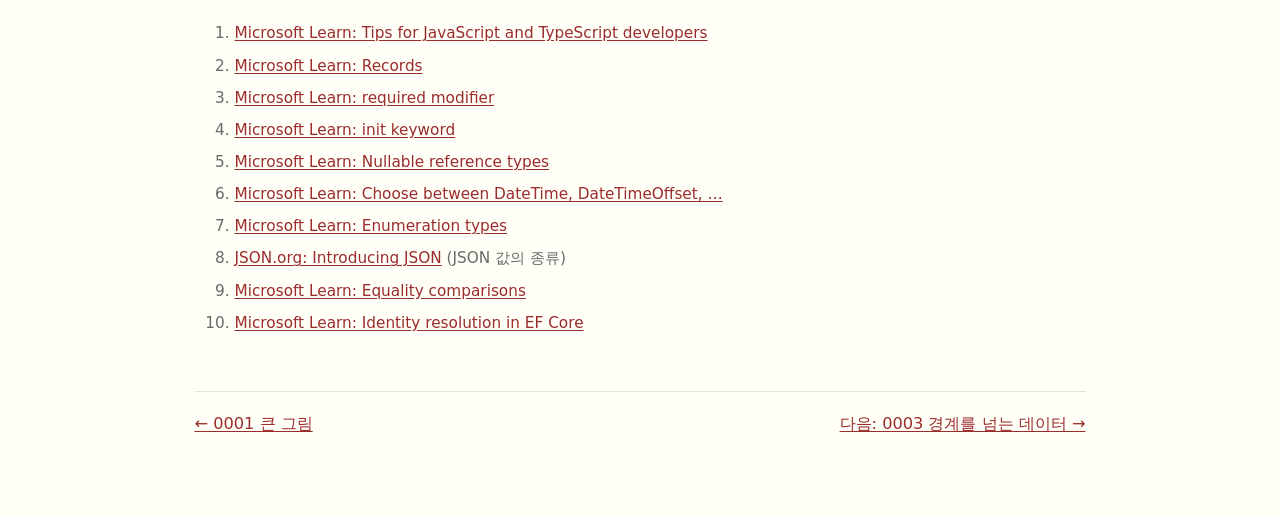
<file: lessons/0002-csharp-first-steps.html>
<!DOCTYPE html>
<html lang="ko">
<head>
<meta charset="utf-8">
<meta name="viewport" content="width=device-width, initial-scale=1">
<title>0002 · C# 첫걸음: TypeScript로 아는 것을 C#으로</title>
<link rel="stylesheet" href="../assets/style.css">
</head>
<body>
<main class="wide">

<p class="kicker">Lesson 0002 · 백엔드 · C#</p>
<h1>C# 첫걸음: 수면 기록 모델을 C#으로 만들기</h1>
<p class="lede">이번 수업의 목표: <strong>baby-log의 수면 기록을 C# 클래스로 직접 쓰고, 프로퍼티 하나하나에 <code>init</code>과 <code>set</code>, <code>required</code>, <code>?</code> 중 무엇을 붙일지 이유를 대며 고를 수 있게 되는 것.</strong></p>
<p class="meta"><span class="tag tablet">태블릿 OK</span> 읽기와 퀴즈 약 20분 · <span class="tag pc">PC</span> 실습 약 20분</p>

<h2>이미 아는 것은 그대로 가져와요</h2>
<p>Microsoft의 "JavaScript·TypeScript 개발자를 위한 C# 안내"에 따르면 세 언어는 비슷한 점이 많아요.<a class="cite" href="#s1">[1]</a></p>
<ul>
  <li>중괄호와 세미콜론을 쓰는 비슷한 문법. <code>=&gt;</code> 화살표 함수(C#에서는 람다 식이라고 불러요)도 있어요.</li>
  <li>같은 <code>async</code> / <code>await</code> 키워드. TS의 <code>Promise&lt;string&gt;</code> 자리에 C#은 <code>Task&lt;string&gt;</code>을 써요.</li>
  <li>가비지 컬렉터. npm 자리에는 <strong>NuGet</strong>이 있어요.</li>
</ul>
<p>달라지는 핵심은 하나예요. C#은 <strong>강타입</strong> 언어라서 "모든 변수에 타입이 있고 그 타입은 바뀌지 않아요".<a class="cite" href="#s1">[1]</a> TS의 타입은 컴파일 후 사라지지만, C#의 타입은 실행 중에도 남아 있어요. 객체지향 경험이 있으니 클래스나 상속 개념은 건너뛰고, <strong>C#만의 문법</strong>에 집중할게요.</p>

<h2>같은 모델, 두 언어</h2>
<p>baby-log의 수면 기록을 TS로 쓴다면 아마 왼쪽처럼 쓸 거예요. 오른쪽이 C# 버전이에요.</p>

<div class="compare">
<pre><span class="label"><span class="fe">TypeScript</span></span>type DiaperContent = "Pee" | "Poo" | "Both";

interface SleepRecord {
  readonly id: string;
  readonly childId: string;
  readonly authorId: string;
  startedAt: Date;
  endedAt: Date | null;
}

const isOngoing = (r: SleepRecord) =>
  r.endedAt === null;</pre>
<pre><span class="label"><span class="be">C#</span></span>public enum DiaperContent { Pee, Poo, Both }

public class SleepRecord
{
    public Guid Id { get; init; } = Guid.NewGuid();
    public required Guid ChildId { get; init; }
    public required Guid AuthorId { get; init; }
    public required DateTimeOffset StartedAt { get; set; }
    public DateTimeOffset? EndedAt { get; set; }

    public bool IsOngoing => EndedAt is null;
}</pre>
</div>

<p>한 줄씩 짚어 볼게요.</p>

<h3>① 프로퍼티와 <code>{ get; set; }</code> / <code>{ get; init; }</code></h3>
<p>C#에서는 필드를 그대로 공개하지 않고 <strong>프로퍼티</strong><span class="en">(property)</span>로 노출해요. <code>get</code>은 읽기, <code>set</code>은 언제든 쓰기를 뜻해요. <code>init</code>은 "<strong>객체를 만들 때만</strong> 값을 넣을 수 있고, 그 뒤로는 바꿀 수 없음"을 뜻해요.<a class="cite" href="#s4">[4]</a> TS의 <code>readonly</code>와 비슷한 역할이에요.</p>

<h3>② <code>required</code>: 빠뜨리면 컴파일이 안 돼요</h3>
<p><code>required</code>를 붙인 프로퍼티는 객체를 만들 때 <strong>반드시</strong> 값을 넣어야 해요. 빠뜨리면 컴파일 오류가 나요.<a class="cite" href="#s3">[3]</a> 반대로 <code>init</code>만 붙이면 값을 안 넣어도 컴파일은 돼요. Microsoft 문서도 "<code>init</code>은 호출하는 쪽에 값 설정을 강제하지 않는다"고 말해요.<a class="cite" href="#s4">[4]</a> 그래서 "만들 때 꼭 넣어야 하고, 나중에는 못 바꾸는 값"에는 <code>required</code>와 <code>init</code>을 함께 써요.</p>

<h3>③ <code>DateTimeOffset?</code>: 물음표는 "없을 수 있음"</h3>
<p>타입 뒤의 <code>?</code>는 "null일 수 있다"는 뜻이에요. 진행 중인 수면에는 아직 종료 시각이 없으니 <code>EndedAt</code>은 <code>DateTimeOffset?</code>이에요. 새 .NET 프로젝트는 기본으로 이 검사(<code>&lt;Nullable&gt;enable&lt;/Nullable&gt;</code>)가 켜져 있어요. 다만 <code>string</code> 같은 참조 타입에서 <code>?</code>는 <strong>컴파일러에게 의도를 알려 줄 뿐</strong>이고, 실행 동작은 바꾸지 않아요.<a class="cite" href="#s5">[5]</a> TS의 <code>strictNullChecks</code>와 거의 같은 역할이에요.</p>

<h3>④ 왜 <code>DateTime</code>이 아니라 <code>DateTimeOffset</code>?</h3>
<p>Microsoft는 "앱 개발에서는 <code>DateTimeOffset</code>을 기본 날짜·시간 타입으로 고려하라"고 권해요.<a class="cite" href="#s6">[6]</a> <code>DateTimeOffset</code>은 UTC와의 시차를 함께 저장해요. 그래서 서버가 다른 시간대에 있어도, 해외에 사는 할머니가 기록을 봐도 "몇 시 몇 분"이 꼬이지 않아요.</p>

<h3>⑤ <code>enum</code>: TS 문자열 유니온의 C# 버전</h3>
<p>정해진 몇 가지 값 중 하나만 고르는 타입은 <code>enum</code>으로 만들어요.<a class="cite" href="#s7">[7]</a> 다만 함정이 하나 있어요. enum 멤버는 기본적으로 <code>0</code>부터 번호가 매겨지고, 값을 넣지 않은 enum 변수의 기본값은 <code>0</code>이에요.<a class="cite" href="#s7">[7]</a> 위 코드에서는 첫 멤버 <code>Pee</code>가 0이라서, 값을 빠뜨리면 아무 오류 없이 "소변"으로 저장돼요. 그래서 enum 프로퍼티에도 <code>required</code>를 붙여요.</p>

<h3>⑥ <code>IsOngoing =&gt; EndedAt is null</code></h3>
<p><code>=&gt;</code>로 정의한 읽기 전용 프로퍼티예요. 값을 따로 저장하지 않고 읽을 때마다 계산해요. <code>is null</code>은 C#의 <strong>패턴 매칭</strong><span class="en">(pattern matching)</span> 문법이에요.<a class="cite" href="#s1">[1]</a> "진행 중인 수면"이라는 도메인 용어가 코드에 그대로 드러나는 게 좋은 점이에요.</p>

<h2>class와 record: 언제 무엇을?</h2>
<p>C#에는 데이터를 담는 데 특화된 <code>record</code>가 있어요. 한 줄로 정의할 수 있고, <strong>값이 같으면 같은 객체로 취급</strong>해요.<a class="cite" href="#s2">[2]</a></p>
<pre><span class="label">C# · record</span>public record StartSleepRequest(Guid ChildId, DateTimeOffset StartedAt);

var a = new StartSleepRequest(childId, now);
var b = new StartSleepRequest(childId, now);
Console.WriteLine(a == b);              // True: 값이 같으면 같다

var c = a with { StartedAt = now.AddMinutes(-10) };  // 일부만 바꾼 복사본</pre>
<p>여기서 헷갈리기 쉬운 점이 있어요. <strong>"참조 타입인가 값 타입인가"</strong>와 <strong>"무엇을 기준으로 같다고 보는가"</strong>는 서로 다른 질문이에요. <code>record</code>(= <code>record class</code>)는 <strong>참조 타입</strong>이에요. 다만 컴파일러가 <code>Equals</code>, <code>GetHashCode</code>, <code>==</code>를 값 기준으로 만들어 줘요.<a class="cite" href="#s2">[2]</a></p>
<table>
<thead><tr><th></th><th>타입 종류 (대입 시 무엇이 복사되나)</th><th>기본 동등성 (무엇이 같으면 같은가)</th></tr></thead>
<tbody>
<tr><td><code>class</code></td><td>참조 타입: 참조가 복사됨</td><td>참조: 메모리 속 같은 객체인가</td></tr>
<tr><td><code>record</code> / <code>record class</code></td><td>참조 타입: 참조가 복사됨</td><td>값: 같은 타입이고 같은 값인가</td></tr>
<tr><td><code>struct</code></td><td>값 타입: 값 전체가 복사됨</td><td>값 (<code>Equals</code>만 됨, <code>==</code>는 직접 정의해야 함)</td></tr>
<tr><td><code>record struct</code></td><td>값 타입: 값 전체가 복사됨</td><td>값 (<code>==</code>도 자동으로 생성됨)</td></tr>
</tbody>
</table>
<p class="meta">출처: 레코드 문서<a class="cite" href="#s2">[2]</a>, 동등성 비교 문서<a class="cite" href="#s9">[9]</a></p>
<p>그럼 <code>SleepRecord</code>는 왜 record가 아닐까요? EF Core가 문제 삼는 것은 <strong>타입 종류가 아니라 동등성</strong>이에요. 하나의 DbContext는 같은 기본 키를 가진 엔티티 인스턴스를 <strong>하나만</strong> 추적하고, 엔티티를 비교할 때 참조 동등성을 써요.<a class="cite" href="#s10">[10]</a> Microsoft는 레코드 문서에서 EF Core가 "개념적으로 하나인 엔티티에 인스턴스 하나만 쓰도록 보장하려고 참조 동등성에 의존한다"고 설명하고, 그래서 "record와 record struct는 EF Core 엔티티 타입으로 적합하지 않다"고 말해요.<a class="cite" href="#s2">[2]</a> 그래서 baby-log에서는 이렇게 나눠요.</p>
<table>
<thead><tr><th>용도</th><th>타입</th><th>예</th></tr></thead>
<tbody>
<tr><td>DB에 저장되는 엔티티</td><td><code>class</code></td><td><code>SleepRecord</code>, <code>ChildAccess</code></td></tr>
<tr><td>주고받는 데이터 (요청, 응답 등)</td><td><code>record</code></td><td><code>StartSleepRequest</code></td></tr>
</tbody>
</table>

<div class="callout design">
<p><strong>바뀌면 안 되는 것은 컴파일러가 막게 하세요.</strong> <code>ChildId</code>, <code>AuthorId</code>는 <code>init</code>이에요. 기록이 다른 아이에게 옮겨 가거나 작성자가 바뀌는 일은 도메인에 없기 때문이에요. 반면 <code>StartedAt</code>, <code>EndedAt</code>은 <code>set</code>이에요. 할머니가 시간을 잘못 눌렀을 때 고칠 수 있어야 하니까요(우리가 정한 기록 수정 규칙). <strong>도메인 규칙을 타입에 새겨 두면</strong> 6개월 뒤의 나나 동료가 실수로 규칙을 깨려 할 때 코드 리뷰가 아니라 컴파일러가 먼저 막아 줘요. 유지보수성은 이렇게 얻어요.</p>
<p><strong>오버엔지니어링 경계:</strong> 기록이 네 종류니까 처음부터 <code>abstract class Record</code> 같은 공통 부모를 만들고 싶어질 거예요. 아직은 참으세요. 공통점이 "있을 것 같다"가 아니라 <strong>실제 코드에서 같은 중복이 반복될 때</strong> 묶어도 늦지 않아요. 잘못 만든 상속 구조는 중복보다 고치기 어려워요. 이건 공식 규칙이 아니라 실무 경험칙이에요.</p>
</div>

<div class="callout tip">
<p><strong>TS에서 서버 날짜는 <code>Date</code>가 아니라 <code>string</code>으로 받으세요.</strong> JSON에는 날짜 타입이 없어요. 값은 문자열, 숫자, 객체, 배열, true/false, null뿐이에요.<a class="cite" href="#s8">[8]</a> 그래서 C#의 <code>DateTimeOffset</code>은 <code>"2026-11-03T21:30:00+09:00"</code> 같은 문자열로 도착해요. TS 타입에 <code>startedAt: Date</code>라고 적으면 타입은 Date인데 실제 값은 string인 <strong>거짓말하는 타입</strong>이 돼요. 이런 타입은 런타임에 <code>.getTime is not a function</code> 같은 오류를 내요. API 응답 타입에는 <code>startedAt: string</code>이라고 정직하게 적고, 화면에 보여 줄 때 변환하세요.</p>
<p>마찬가지로 C#의 <code>EndedAt</code>이 <code>null</code>이면 JSON에도 <code>null</code>로 와요. 그래서 TS에서는 "없을 수도 있는 키"를 뜻하는 <code>endedAt?: string</code>보다 <code>endedAt: string | null</code>이 서버와의 계약을 더 정확하게 표현해요.</p>
</div>

<h2>떠올리기 연습</h2>
<p>위를 보지 말고 C# 코드를 머릿속으로 써 본 다음 펼쳐 보세요.</p>
<details class="recall"><summary>TS의 <code>readonly childId: string</code>(만들 때 꼭 넣고 이후 변경 불가)을 C#으로?</summary><code>public required Guid ChildId { get; init; }</code>. 꼭 넣어야 하니 <code>required</code>, 이후 변경 불가이니 <code>init</code>이에요.</details>
<details class="recall"><summary>진행 중일 수 있는 수면의 "종료 시각" 프로퍼티는?</summary><code>public DateTimeOffset? EndedAt { get; set; }</code>. 없을 수 있으니 <code>?</code>, 나중에 채우고 고칠 수 있으니 <code>set</code>이에요.</details>
<details class="recall"><summary>성장 기록 요청(아이 id, 측정 시각, 키 cm)을 record 한 줄로?</summary><code>public record RecordGrowthRequest(Guid ChildId, DateTimeOffset MeasuredAt, decimal HeightCm);</code>. 이름은 달라도 괜찮아요. 엔티티가 아니라 주고받는 데이터라서 record라는 점이 핵심이에요. (키 같은 측정값에 <code>decimal</code>과 <code>double</code> 중 무엇을 쓸지는 DB 수업에서 다뤄요.)</details>

<h2>퀴즈</h2>
<div class="quiz">

<div class="q" data-answer="1">
  <p class="q-text">수면이 진행 중이면 종료 시각이 아직 없어요. <code>EndedAt</code>에 가장 알맞은 타입은?</p>
  <div class="opts">
    <button class="opt"><code>DateTimeOffset</code></button>
    <button class="opt"><code>DateTimeOffset?</code></button>
    <button class="opt"><code>DateTime</code></button>
    <button class="opt"><code>DateTime?</code></button>
  </div>
  <div class="explain">"없을 수 있음"은 <code>?</code>로 표현하고, 날짜·시간의 기본 타입으로는 Microsoft가 <code>DateTimeOffset</code>을 권장해요.<a class="cite" href="#s6">[6]</a></div>
</div>

<div class="q" data-answer="3">
  <p class="q-text"><code>ChildId</code>는 만들 때 반드시 넣어야 하고, 그 뒤로는 바꿀 수 없어야 해요. 알맞은 선언은?</p>
  <div class="opts">
    <button class="opt"><code>Guid ChildId { get; set; }</code></button>
    <button class="opt"><code>Guid ChildId { get; init; }</code></button>
    <button class="opt"><code>required Guid ChildId { get; set; }</code></button>
    <button class="opt"><code>required Guid ChildId { get; init; }</code></button>
  </div>
  <div class="explain"><code>init</code>만 붙이면 "만들 때만 설정 가능"이지만, 값을 넣으라고 강제하지는 않아요.<a class="cite" href="#s4">[4]</a> 강제하려면 <code>required</code>를 함께 붙여요.<a class="cite" href="#s3">[3]</a></div>
</div>

<div class="q" data-answer="0">
  <p class="q-text">같은 값으로 만든 <code>record</code> 인스턴스 두 개를 <code>==</code>로 비교하면?</p>
  <div class="opts">
    <button class="opt">항상 true를 반환한다</button>
    <button class="opt">항상 false를 반환한다</button>
    <button class="opt">컴파일 오류가 발생한다</button>
    <button class="opt">실행 중 예외가 발생한다</button>
  </div>
  <div class="explain">record는 "같은 타입이고 같은 값을 담고 있으면 같다"는 <strong>값 동등성</strong>을 가져요.<a class="cite" href="#s2">[2]</a> 일반 class라면 서로 다른 인스턴스이므로 false예요.</div>
</div>

<div class="q" data-answer="2">
  <p class="q-text">DB에 저장할 <code>SleepRecord</code>를 record가 아닌 class로 만드는 이유는?</p>
  <div class="opts">
    <button class="opt">record는 프로퍼티를 가질 수 없다</button>
    <button class="opt">record는 JSON으로 바꿀 수 없다</button>
    <button class="opt">EF Core가 참조 동등성에 의존한다</button>
    <button class="opt">record는 실행 속도가 매우 느리다</button>
  </div>
  <div class="explain">Microsoft 문서에 따르면 EF Core는 참조 동등성에 의존하기 때문에, record는 EF Core 엔티티 타입으로 적합하지 않아요.<a class="cite" href="#s2">[2]</a></div>
</div>

<div class="q" data-answer="3">
  <p class="q-text"><code>string?</code>의 <code>?</code>는 <strong>실행 중에</strong> 무엇을 바꾸나요?</p>
  <div class="opts">
    <button class="opt">다른 타입으로 바꾼다</button>
    <button class="opt">null 검사를 추가한다</button>
    <button class="opt">기본값을 빈 값으로 한다</button>
    <button class="opt">아무것도 바꾸지 않는다</button>
  </div>
  <div class="explain">참조 타입의 nullable 표시는 "완전히 컴파일 타임 기능"이에요. <code>string</code>과 <code>string?</code>은 실행 중에는 같은 <code>System.String</code>이에요.<a class="cite" href="#s5">[5]</a> 컴파일러가 경고로 실수를 잡아 줄 뿐이에요.</div>
</div>

<div class="q" data-answer="0">
  <p class="q-text">TS의 <code>type DiaperContent = "Pee" | "Poo" | "Both"</code>를 C#으로 옮길 때 가장 흔한 방법은?</p>
  <div class="opts">
    <button class="opt"><code>enum DiaperContent { Pee, Poo, Both }</code></button>
    <button class="opt"><code>record DiaperContent(string Pee, string Poo)</code></button>
    <button class="opt"><code>class DiaperContent { string Pee, Poo, Both }</code></button>
    <button class="opt"><code>interface DiaperContent { Pee; Poo; Both; }</code></button>
  </div>
  <div class="explain">정해진 이름 있는 값 중 하나를 고르는 타입은 <code>enum</code>이에요.<a class="cite" href="#s7">[7]</a> 기본값이 0(첫 멤버)이라는 함정이 있으니, enum 프로퍼티에는 <code>required</code>를 붙이는 걸 잊지 마세요.</div>
</div>

<div class="q" data-answer="1">
  <p class="q-text">기록 종류가 넷(수유, 수면, 기저귀, 성장)이에요. 첫 버전에서 가장 알맞은 설계 판단은?</p>
  <div class="opts">
    <button class="opt">처음부터 공통 부모 클래스를 만든다</button>
    <button class="opt">중복이 실제로 반복되면 그때 묶는다</button>
    <button class="opt">모든 기록을 클래스 하나로 합쳐 둔다</button>
    <button class="opt">기록 종류마다 인터페이스부터 만든다</button>
  </div>
  <div class="explain">추상화는 실제 중복을 보고 나서 해도 늦지 않아요. 잘못 만든 공통 부모는 중복보다 고치기 어려워요. 모든 기록을 클래스 하나로 합치면 "모유 수유인데 기저귀 내용물 칸이 있는" 이상한 상태가 생겨요.</div>
</div>

</div>

<h2>오늘 저녁 PC 실습 <span class="tag pc">PC · 20분</span></h2>
<ol>
  <li><a href="https://dotnet.microsoft.com/download">.NET 10 SDK</a>를 설치하고, 터미널에서 <code>dotnet --version</code>을 실행해 <code>10.</code>으로 시작하는 버전이 나오는지 확인해요.</li>
  <li>학습 폴더 안의 숙제 폴더에 새 콘솔 프로젝트를 만들어요.
<pre>cd ~/MyFolder/102_study/01_webdev
dotnet new console -o homework/0002-csharp-first-steps
cd homework/0002-csharp-first-steps</pre></li>
  <li><code>Program.cs</code>의 내용을 아래 코드로 바꿔요. 맨 위에 실행 코드를 두고 타입 선언은 그 아래에 두는 순서를 지켜야 해요.
<pre>var childId = Guid.NewGuid();
var now = DateTimeOffset.Now;

var sleep = new SleepRecord
{
    ChildId = childId,
    AuthorId = Guid.NewGuid(),
    StartedAt = now,
};
Console.WriteLine($"진행 중? {sleep.IsOngoing}");

sleep.EndedAt = now.AddHours(1);
Console.WriteLine($"진행 중? {sleep.IsOngoing}");

var a = new StartSleepRequest(childId, now);
var b = new StartSleepRequest(childId, now);
Console.WriteLine($"a == b ? {a == b}");

public class SleepRecord
{
    public Guid Id { get; init; } = Guid.NewGuid();
    public required Guid ChildId { get; init; }
    public required Guid AuthorId { get; init; }
    public required DateTimeOffset StartedAt { get; set; }
    public DateTimeOffset? EndedAt { get; set; }

    public bool IsOngoing =&gt; EndedAt is null;
}

public record StartSleepRequest(Guid ChildId, DateTimeOffset StartedAt);</pre></li>
  <li><code>dotnet run</code>으로 실행하고, 출력 세 줄이 예상과 같은지 확인해요.</li>
  <li><strong>일부러 깨뜨려 보기.</strong> 아래 두 가지를 하나씩 해 보고, 컴파일러가 뭐라고 하는지 읽어 보세요.
    <ul>
      <li><code>new SleepRecord { ... }</code>에서 <code>ChildId = childId,</code> 줄을 지워요.</li>
      <li>마지막 출력 줄 아래에 <code>sleep.ChildId = Guid.NewGuid();</code>를 추가해요.</li>
    </ul>
    <strong>실행하기 전에 어떤 오류가 날지 먼저 예상해 보세요.</strong> 예상하고 확인하는 과정이 기억을 단단하게 해요.</li>
  <li>같은 폴더에 <code>ANSWERS.md</code>를 만들고 세 가지를 적어요.
    <ul>
      <li>깨뜨리기 두 가지 각각에 대해, 실행 전 예상과 실제 오류 메시지</li>
      <li>퀴즈 점수와 틀렸거나 헷갈린 문항 번호</li>
      <li>궁금했던 점 (없으면 생략)</li>
    </ul>
    깨뜨리기를 마친 뒤 코드는 정상으로 되돌려 두세요.</li>
</ol>

<div class="callout">
<p><strong>✅ 숙제 검사 받기</strong>: 다 했으면 Claude에게 <strong>"0002 숙제 검사해줘"</strong>라고 말하세요. Claude가 <code>homework/0002-csharp-first-steps/</code>의 코드를 읽고 직접 빌드하고 실행해서 확인한 다음, <code>ANSWERS.md</code>를 보고 피드백을 줘요. 결과는 다음 수업의 난이도에 반영돼요.</p>
</div>

<div class="callout source">
<p><strong>📖 꼭 읽어 볼 원문</strong>: <a href="https://learn.microsoft.com/en-us/dotnet/csharp/tour-of-csharp/tips-for-javascript-developers">Microsoft Learn: Roadmap for JavaScript and TypeScript developers learning C#</a>. TS 개발자가 C#에서 무엇을 그대로 쓰고 무엇을 새로 배워야 하는지 정리한 공식 안내예요. 이번 수업의 지도 역할을 하는 글이에요.</p>
</div>

<div class="callout">
<p><strong>💬 질문은 언제든 Claude에게.</strong> 예: "<code>Guid</code> 대신 <code>int</code> id를 쓰면 뭐가 달라져?", "record struct는 언제 써?", "PC 실습에서 이런 오류가 났는데 무슨 뜻이야?" 오류 메시지를 그대로 붙여 넣어 주면 같이 읽어 볼게요.</p>
</div>

<p>요약본: <a href="../reference/csharp-for-ts.html">TS → C# 치트시트</a> · <a href="../reference/http-cheatsheet.html">HTTP 치트시트</a></p>

<h3>출처</h3>
<ol class="sources">
  <li id="s1"><a href="https://learn.microsoft.com/en-us/dotnet/csharp/tour-of-csharp/tips-for-javascript-developers">Microsoft Learn: Tips for JavaScript and TypeScript developers</a></li>
  <li id="s2"><a href="https://learn.microsoft.com/en-us/dotnet/csharp/language-reference/builtin-types/record">Microsoft Learn: Records</a></li>
  <li id="s3"><a href="https://learn.microsoft.com/en-us/dotnet/csharp/language-reference/keywords/required">Microsoft Learn: required modifier</a></li>
  <li id="s4"><a href="https://learn.microsoft.com/en-us/dotnet/csharp/language-reference/keywords/init">Microsoft Learn: init keyword</a></li>
  <li id="s5"><a href="https://learn.microsoft.com/en-us/dotnet/csharp/nullable-references">Microsoft Learn: Nullable reference types</a></li>
  <li id="s6"><a href="https://learn.microsoft.com/en-us/dotnet/standard/datetime/choosing-between-datetime">Microsoft Learn: Choose between DateTime, DateTimeOffset, …</a></li>
  <li id="s7"><a href="https://learn.microsoft.com/en-us/dotnet/csharp/language-reference/builtin-types/enum">Microsoft Learn: Enumeration types</a></li>
  <li id="s8"><a href="https://www.json.org/json-en.html">JSON.org: Introducing JSON</a> (JSON 값의 종류)</li>
  <li id="s9"><a href="https://learn.microsoft.com/en-us/dotnet/csharp/fundamentals/expressions/equality">Microsoft Learn: Equality comparisons</a></li>
  <li id="s10"><a href="https://learn.microsoft.com/en-us/ef/core/change-tracking/identity-resolution">Microsoft Learn: Identity resolution in EF Core</a></li>
</ol>

<nav class="lesson-nav">
  <a href="0001-http-big-picture.html">← 0001 큰 그림</a>
  <a href="0003-data-across-boundaries.html">다음: 0003 경계를 넘는 데이터 →</a>
</nav>

</main>
<script src="../assets/quiz.js"></script>
</body>
</html>
</file>
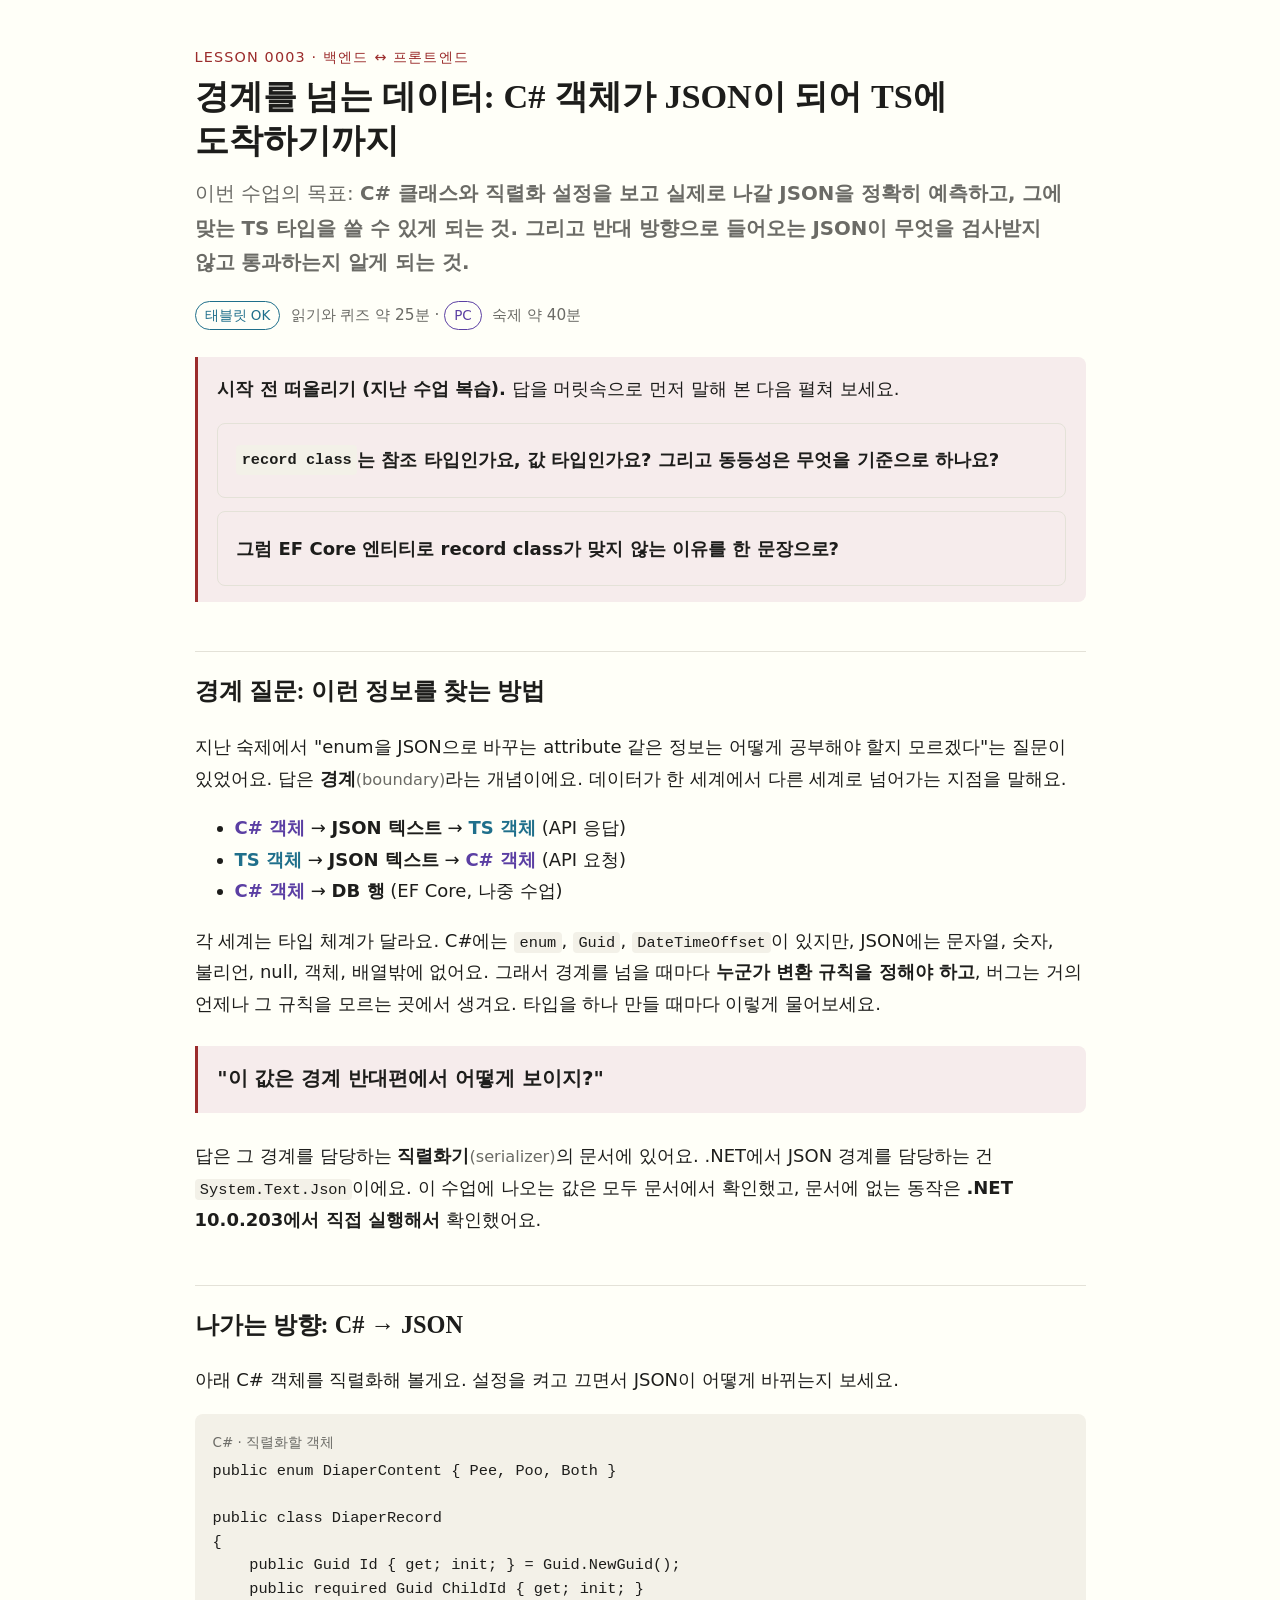
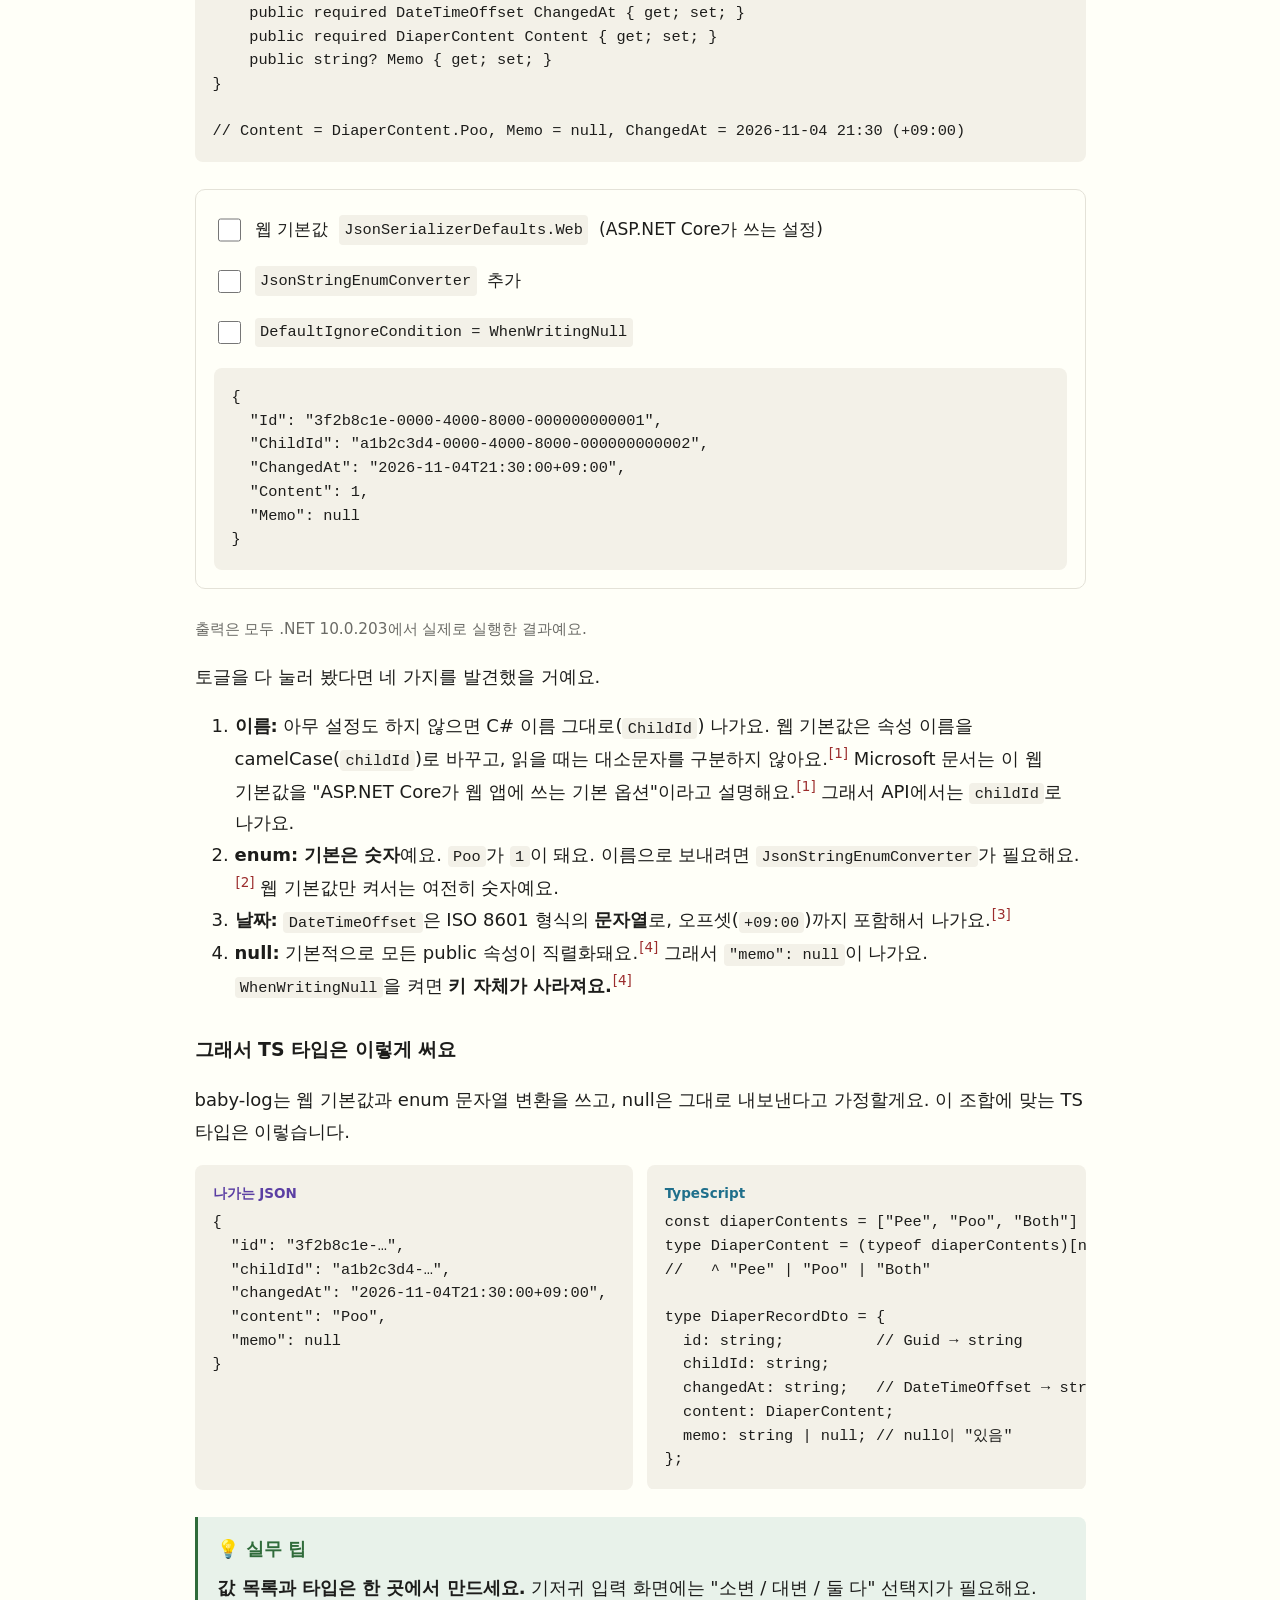
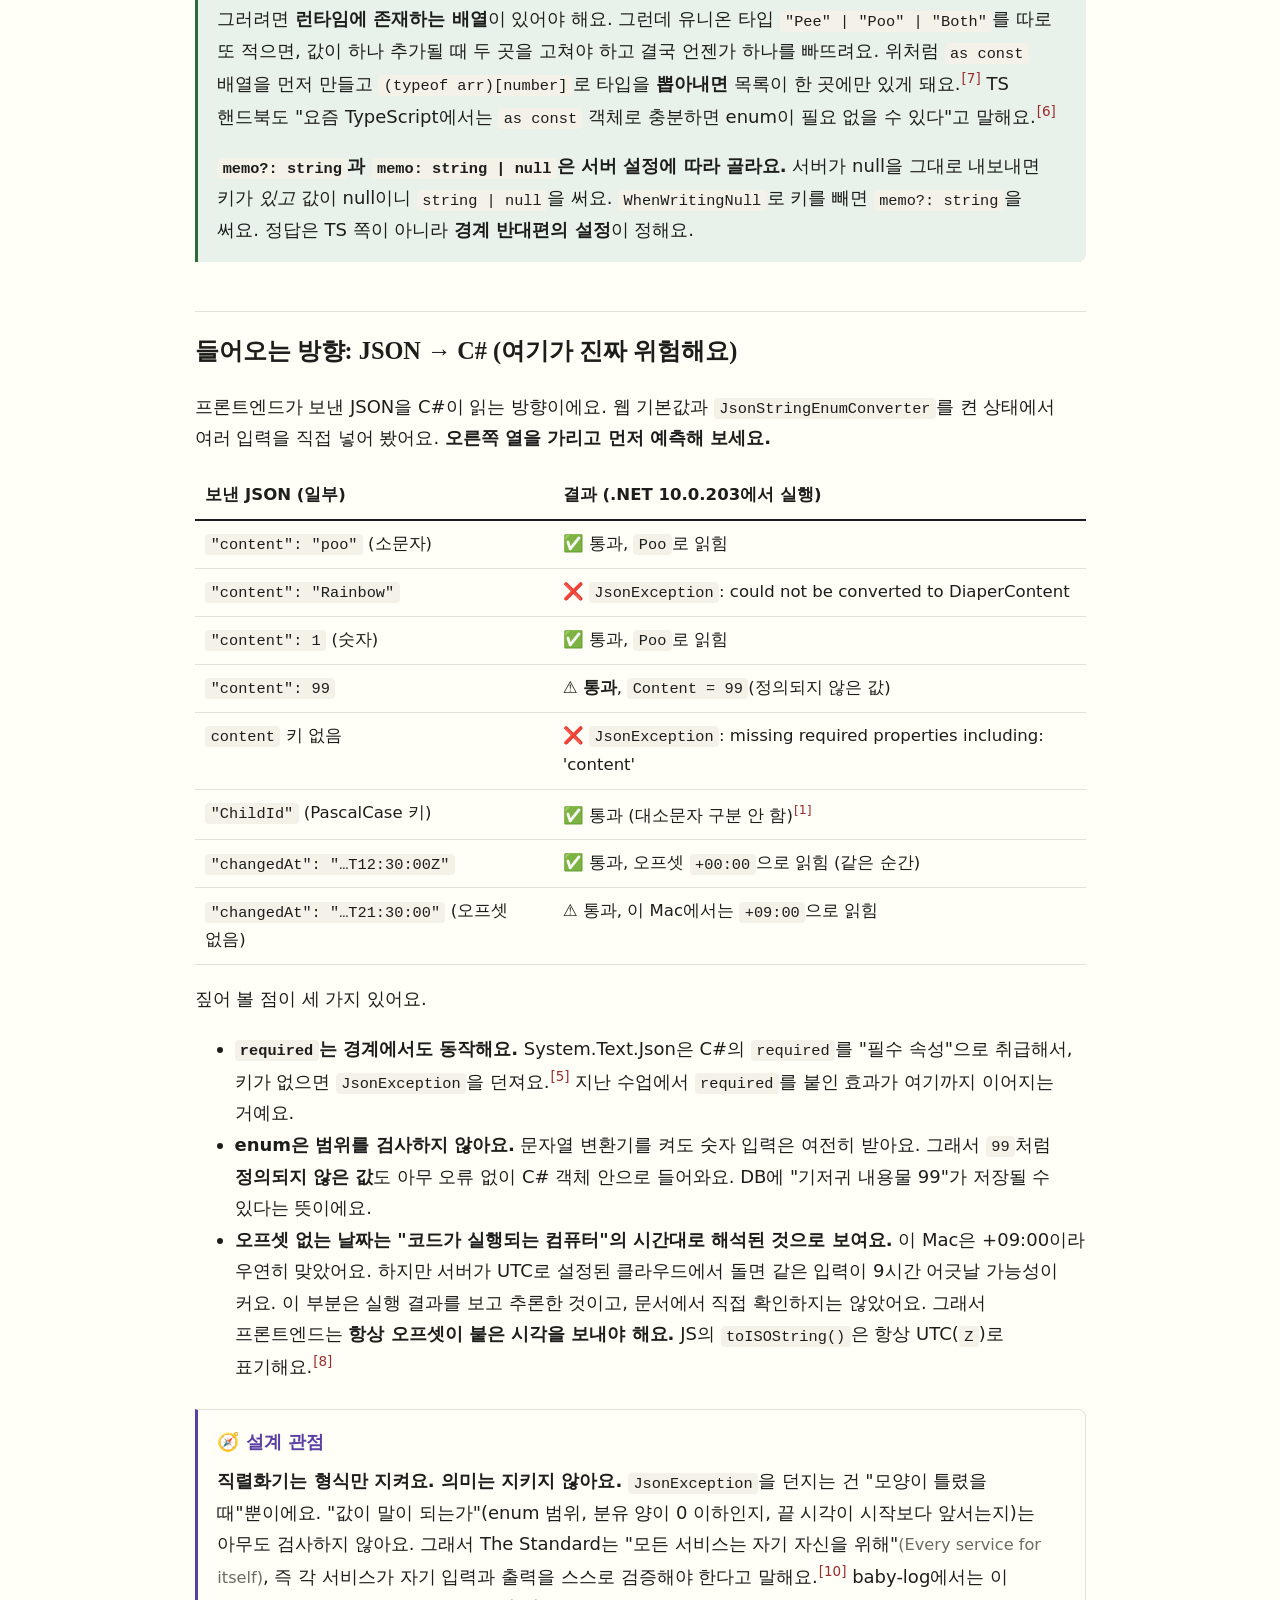
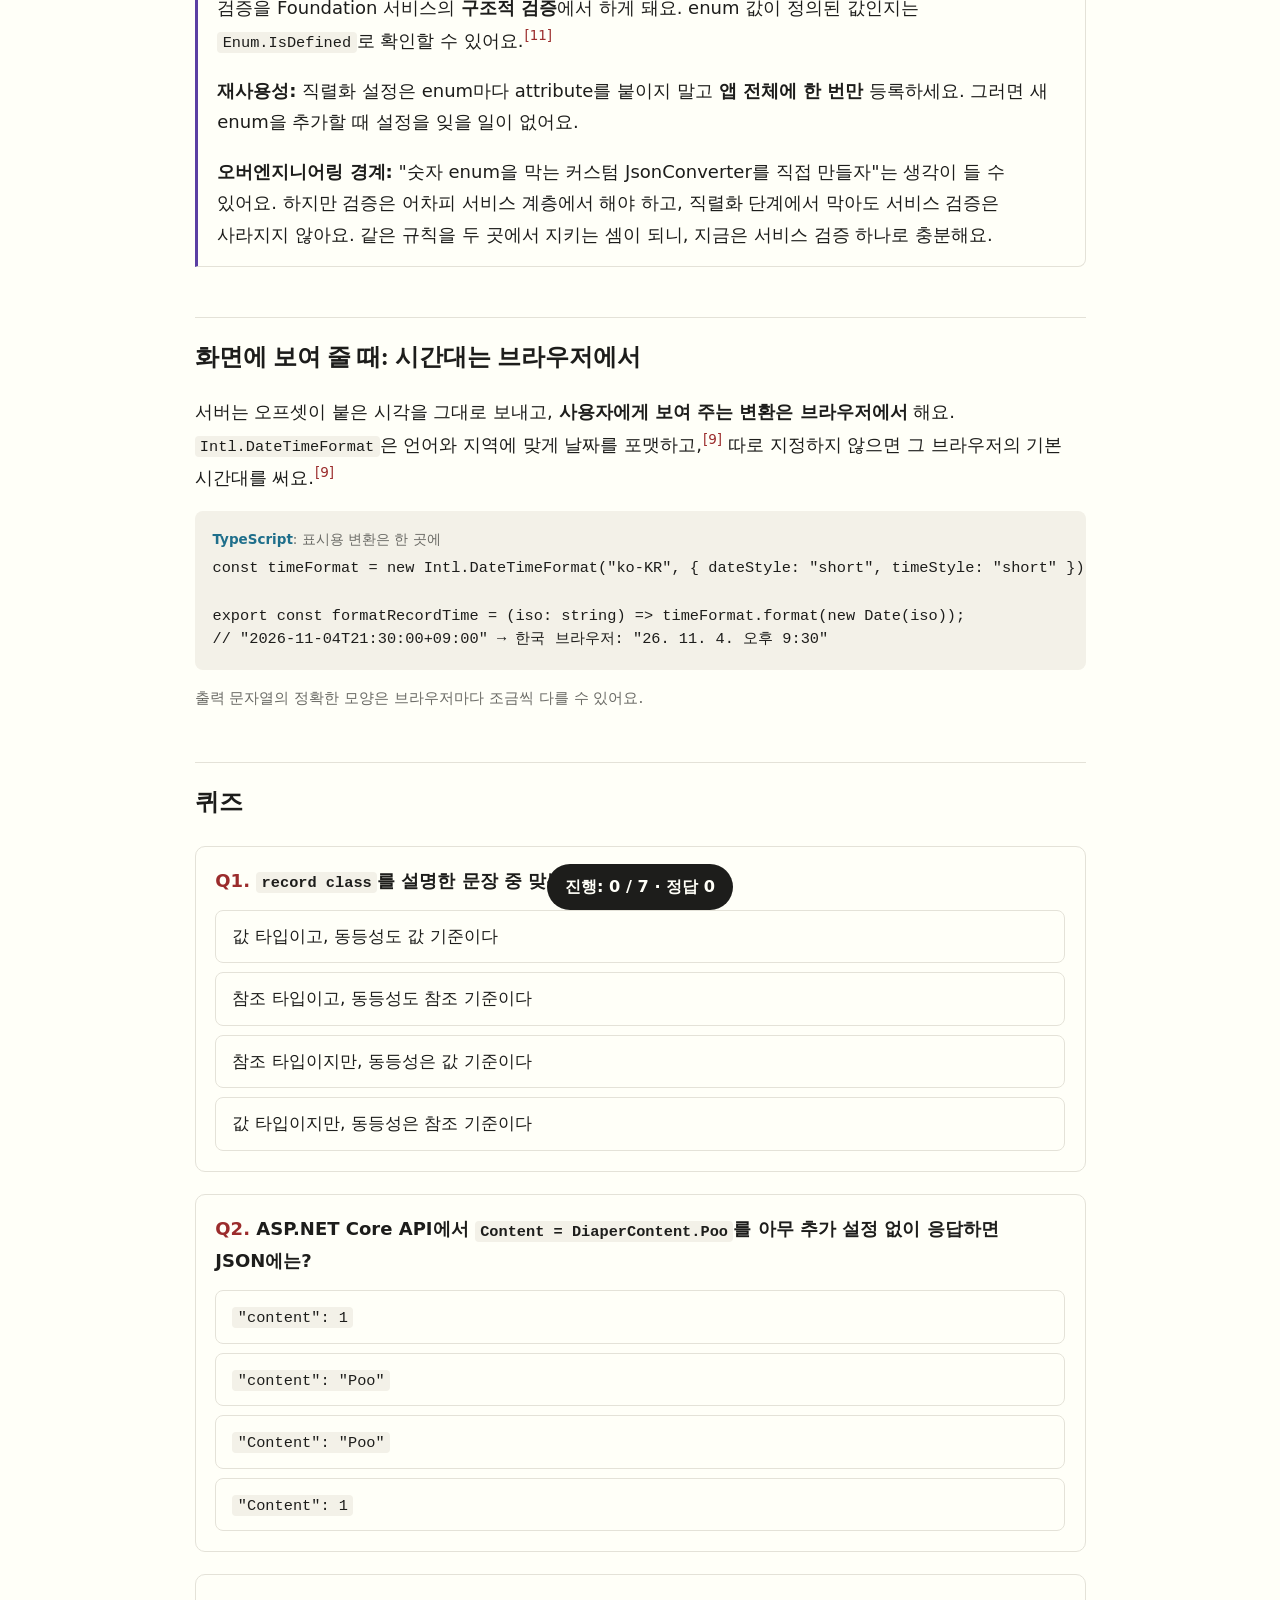
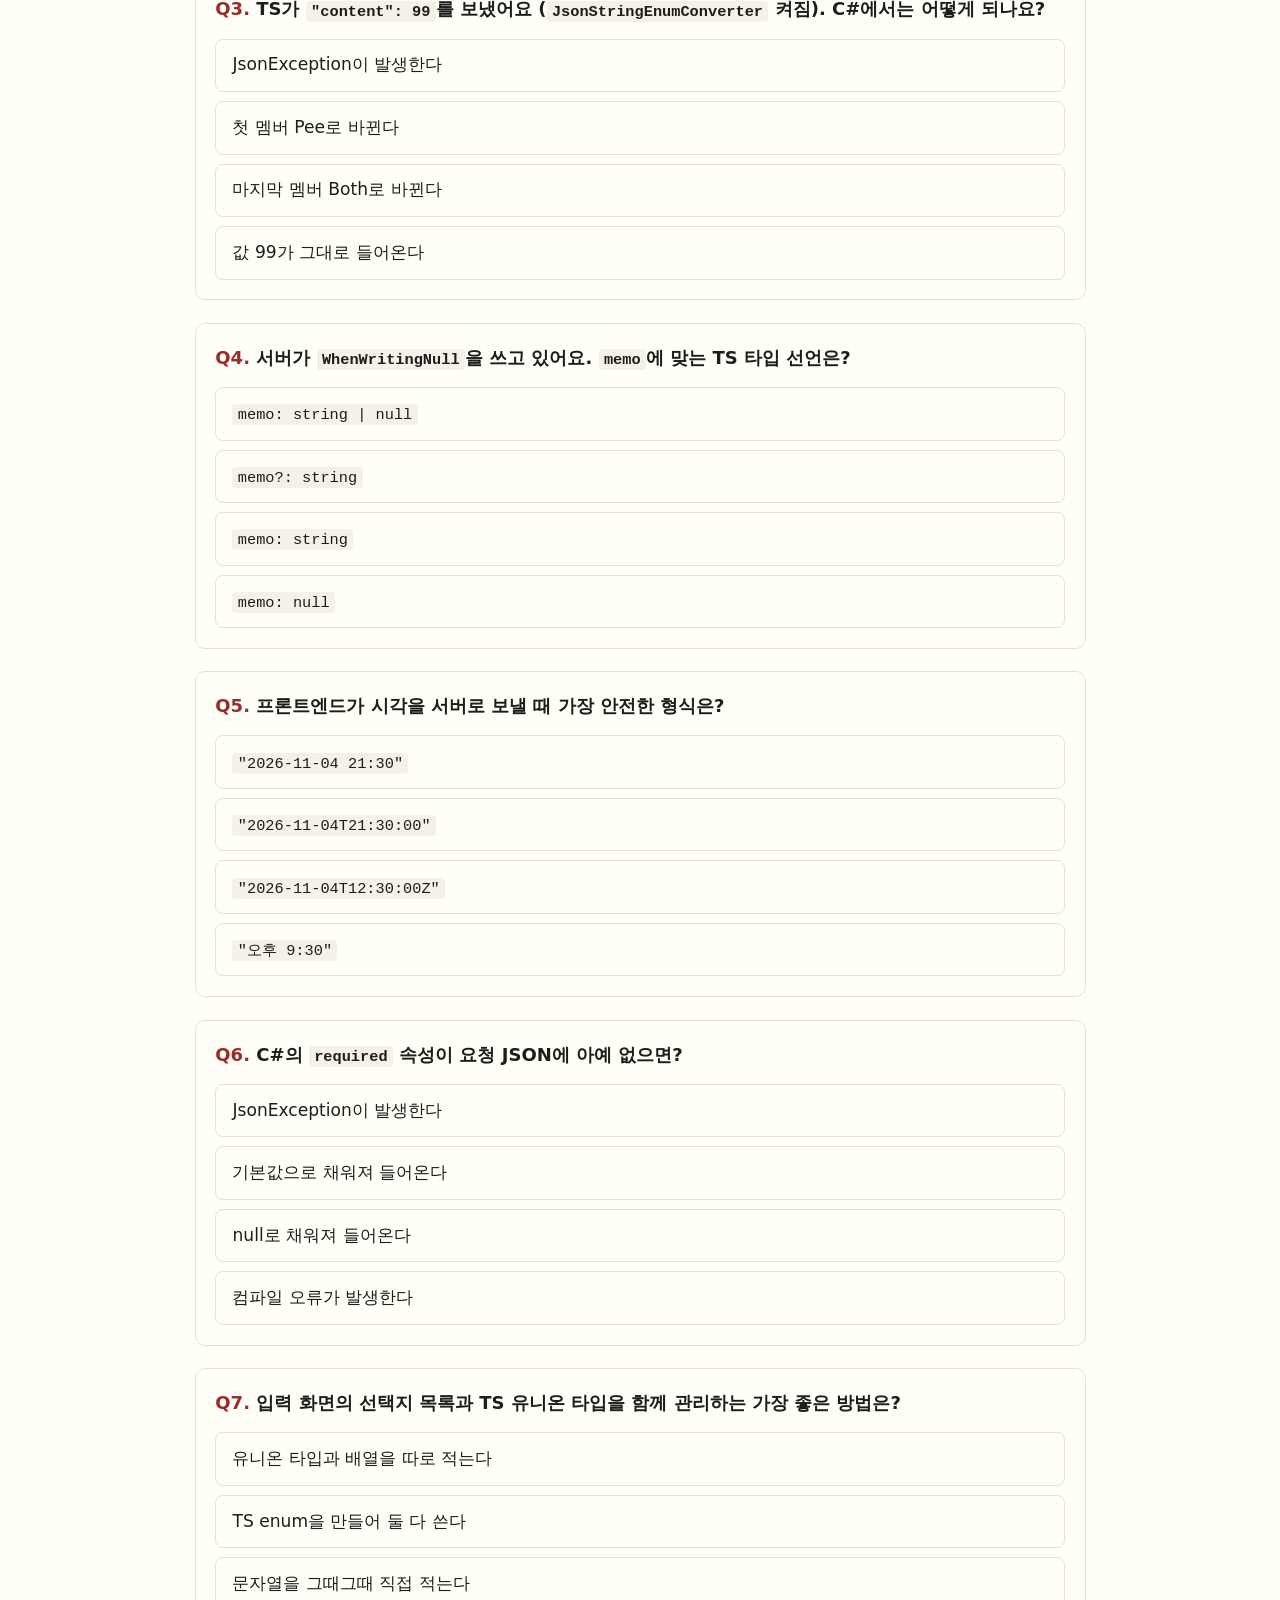
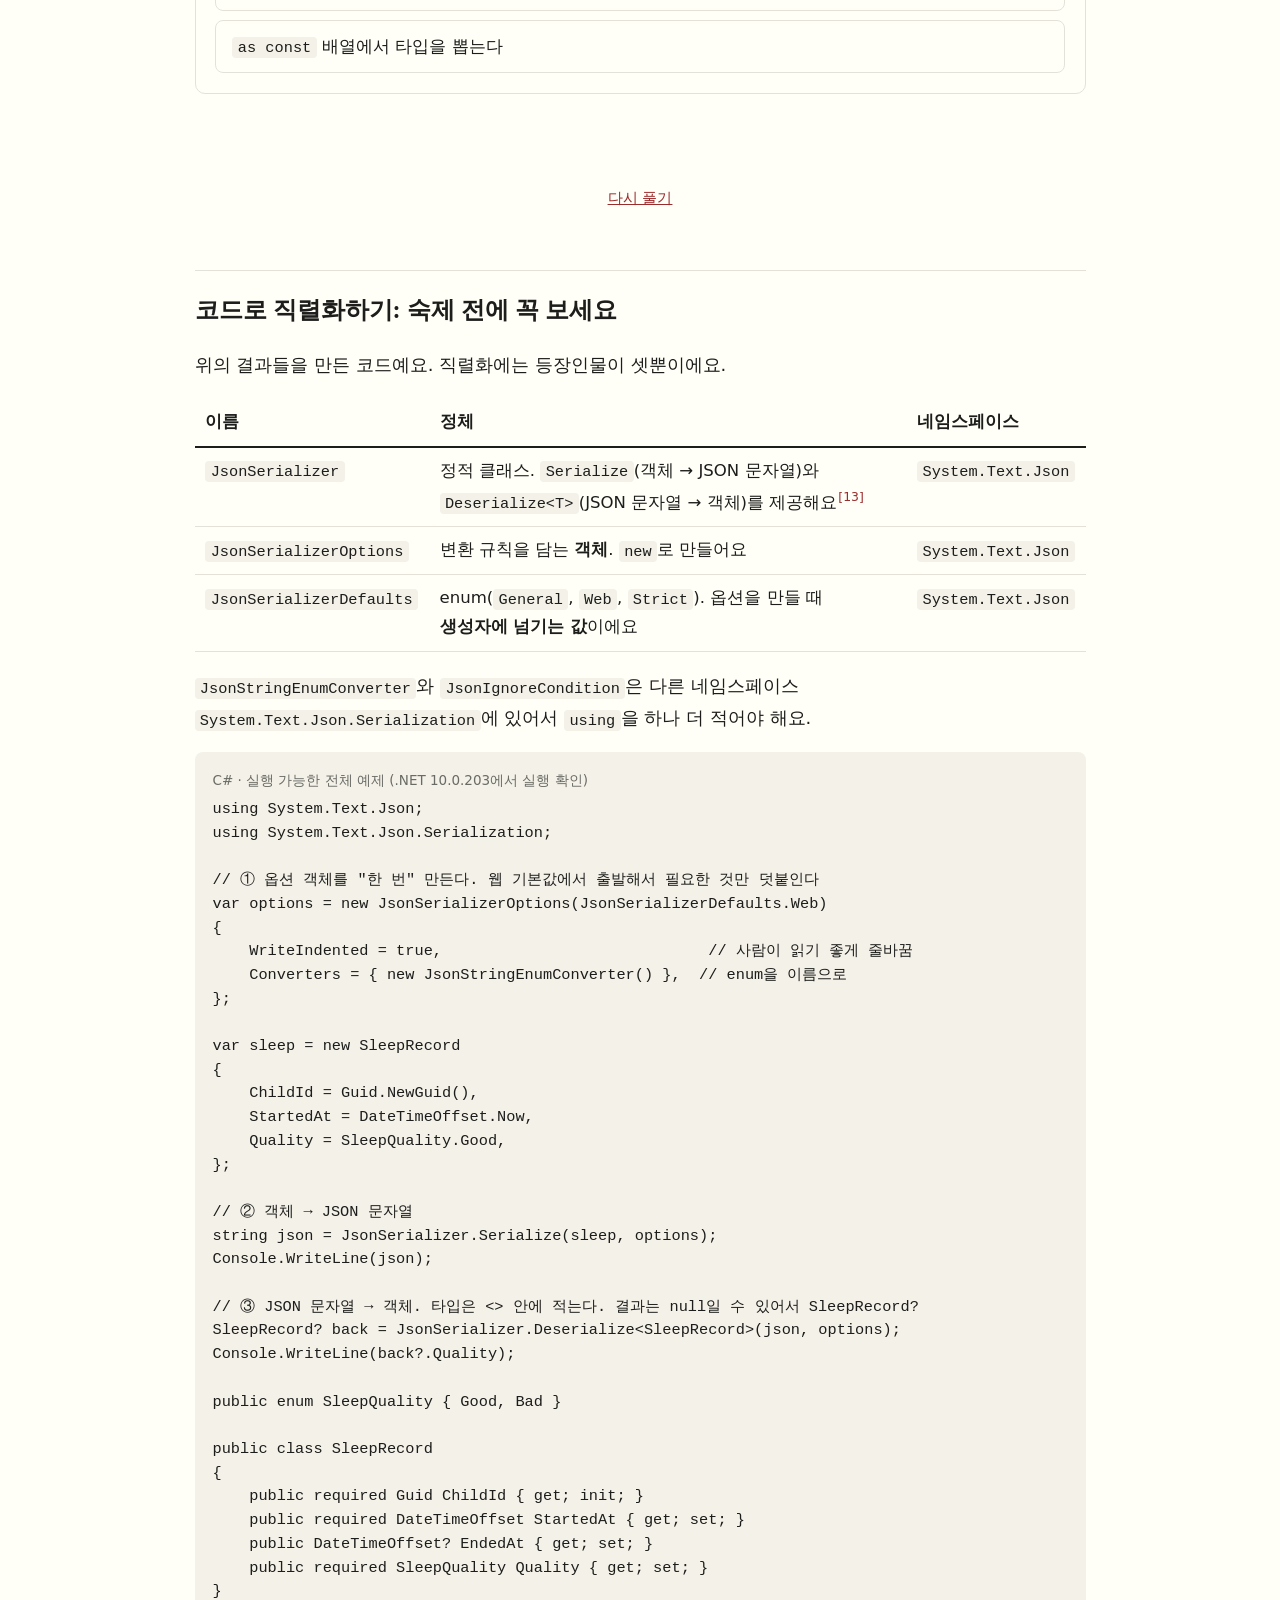
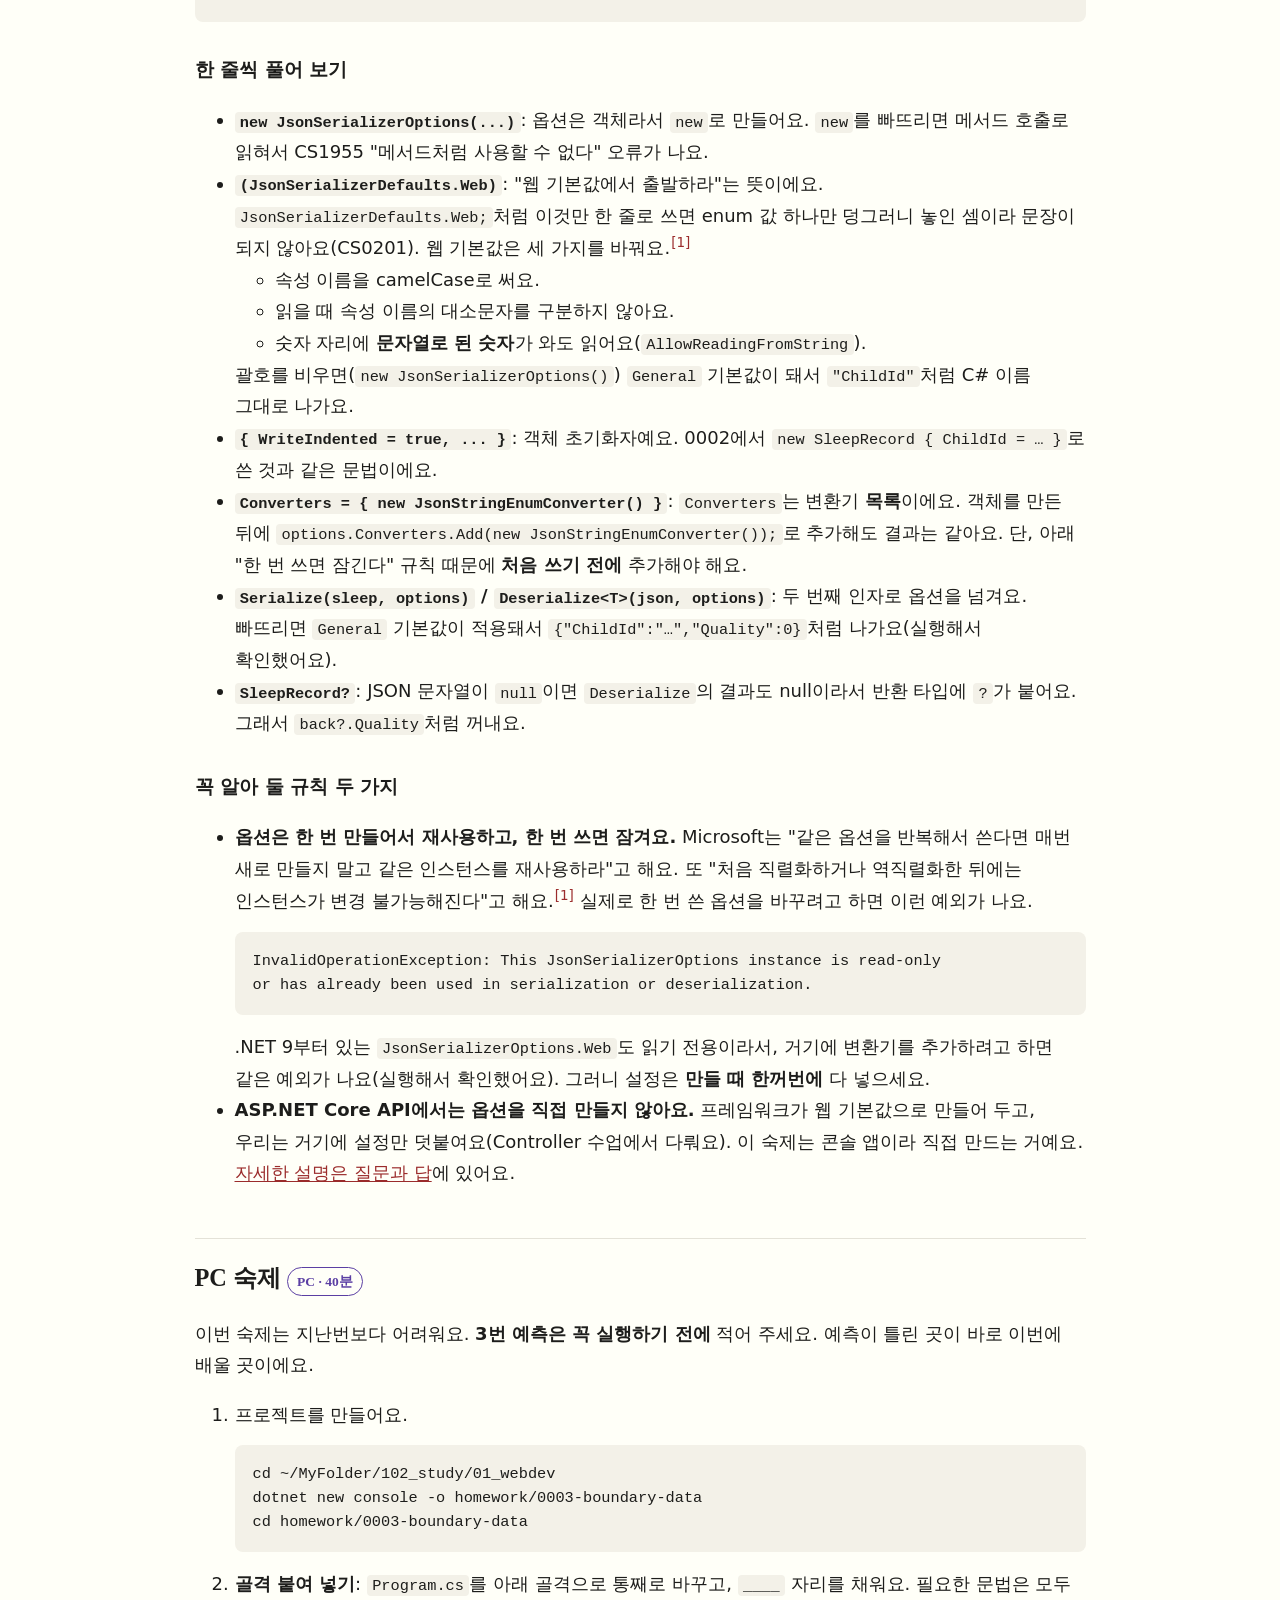
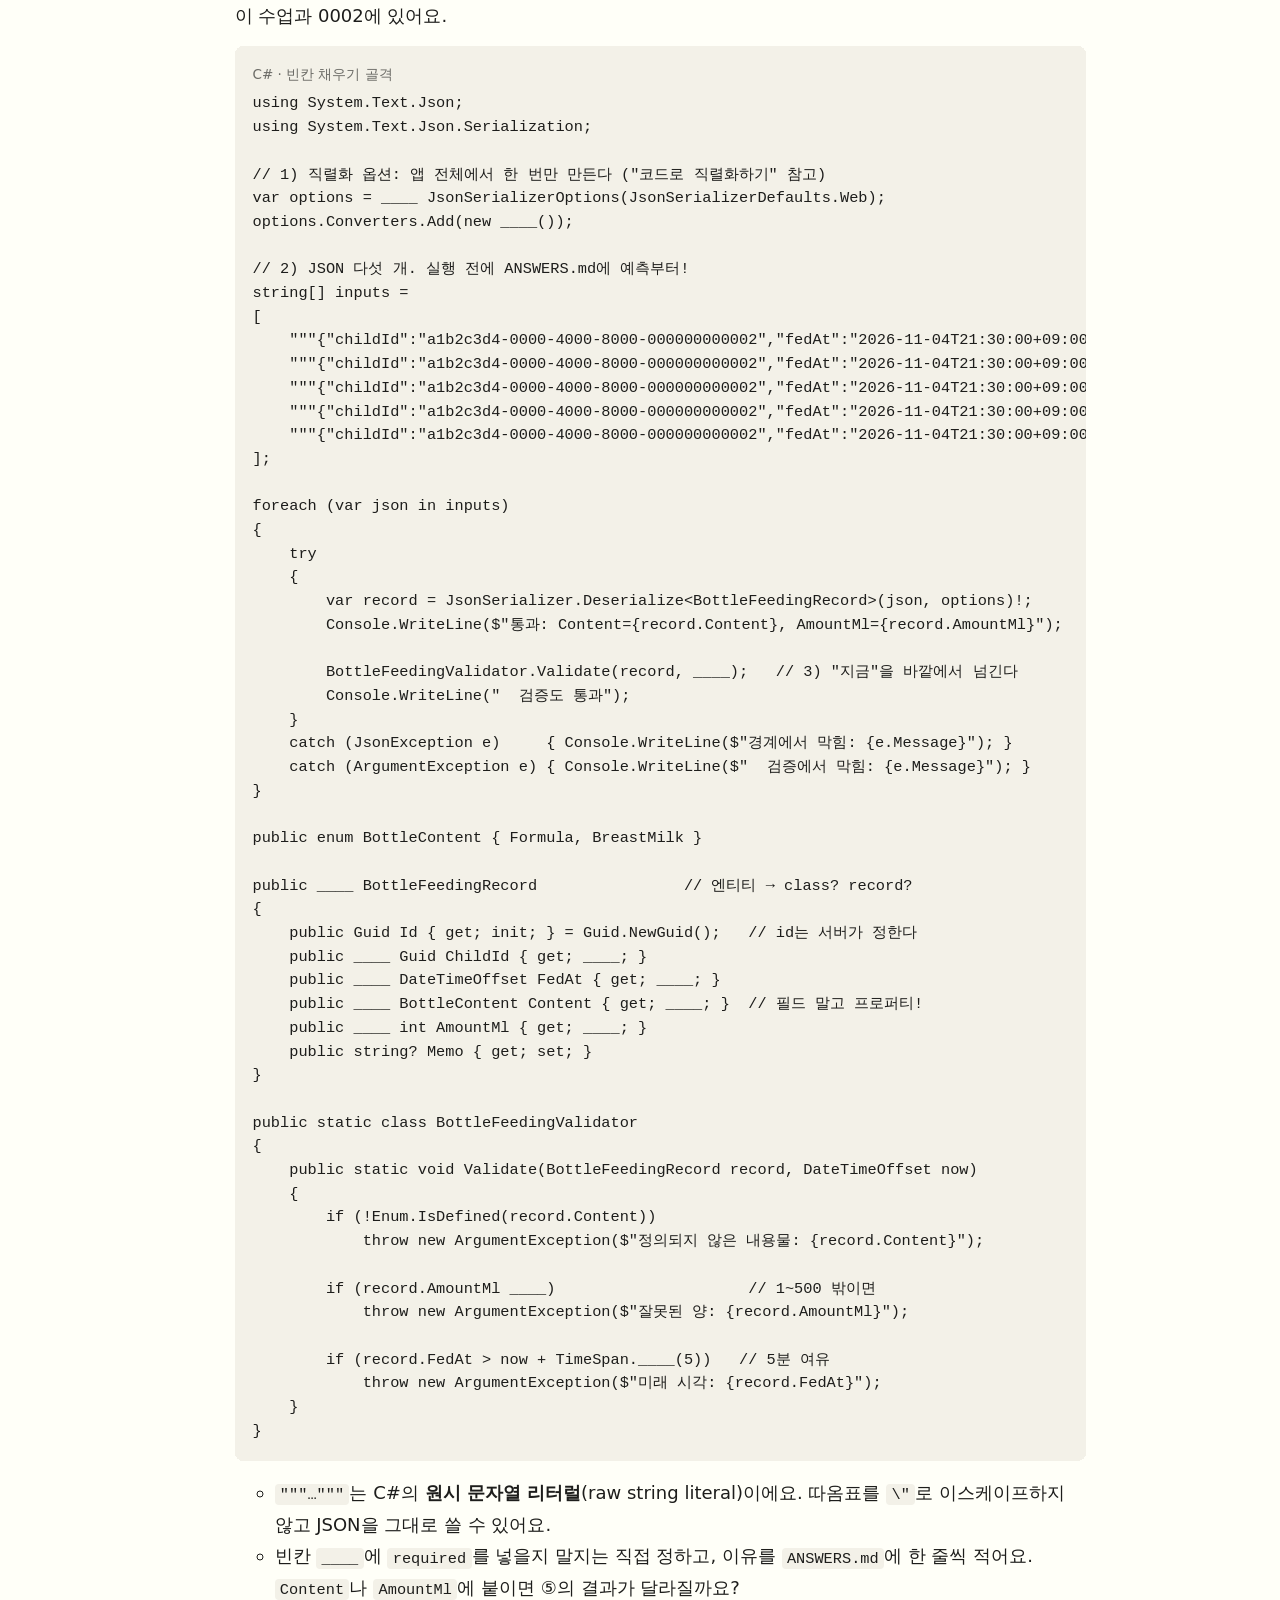
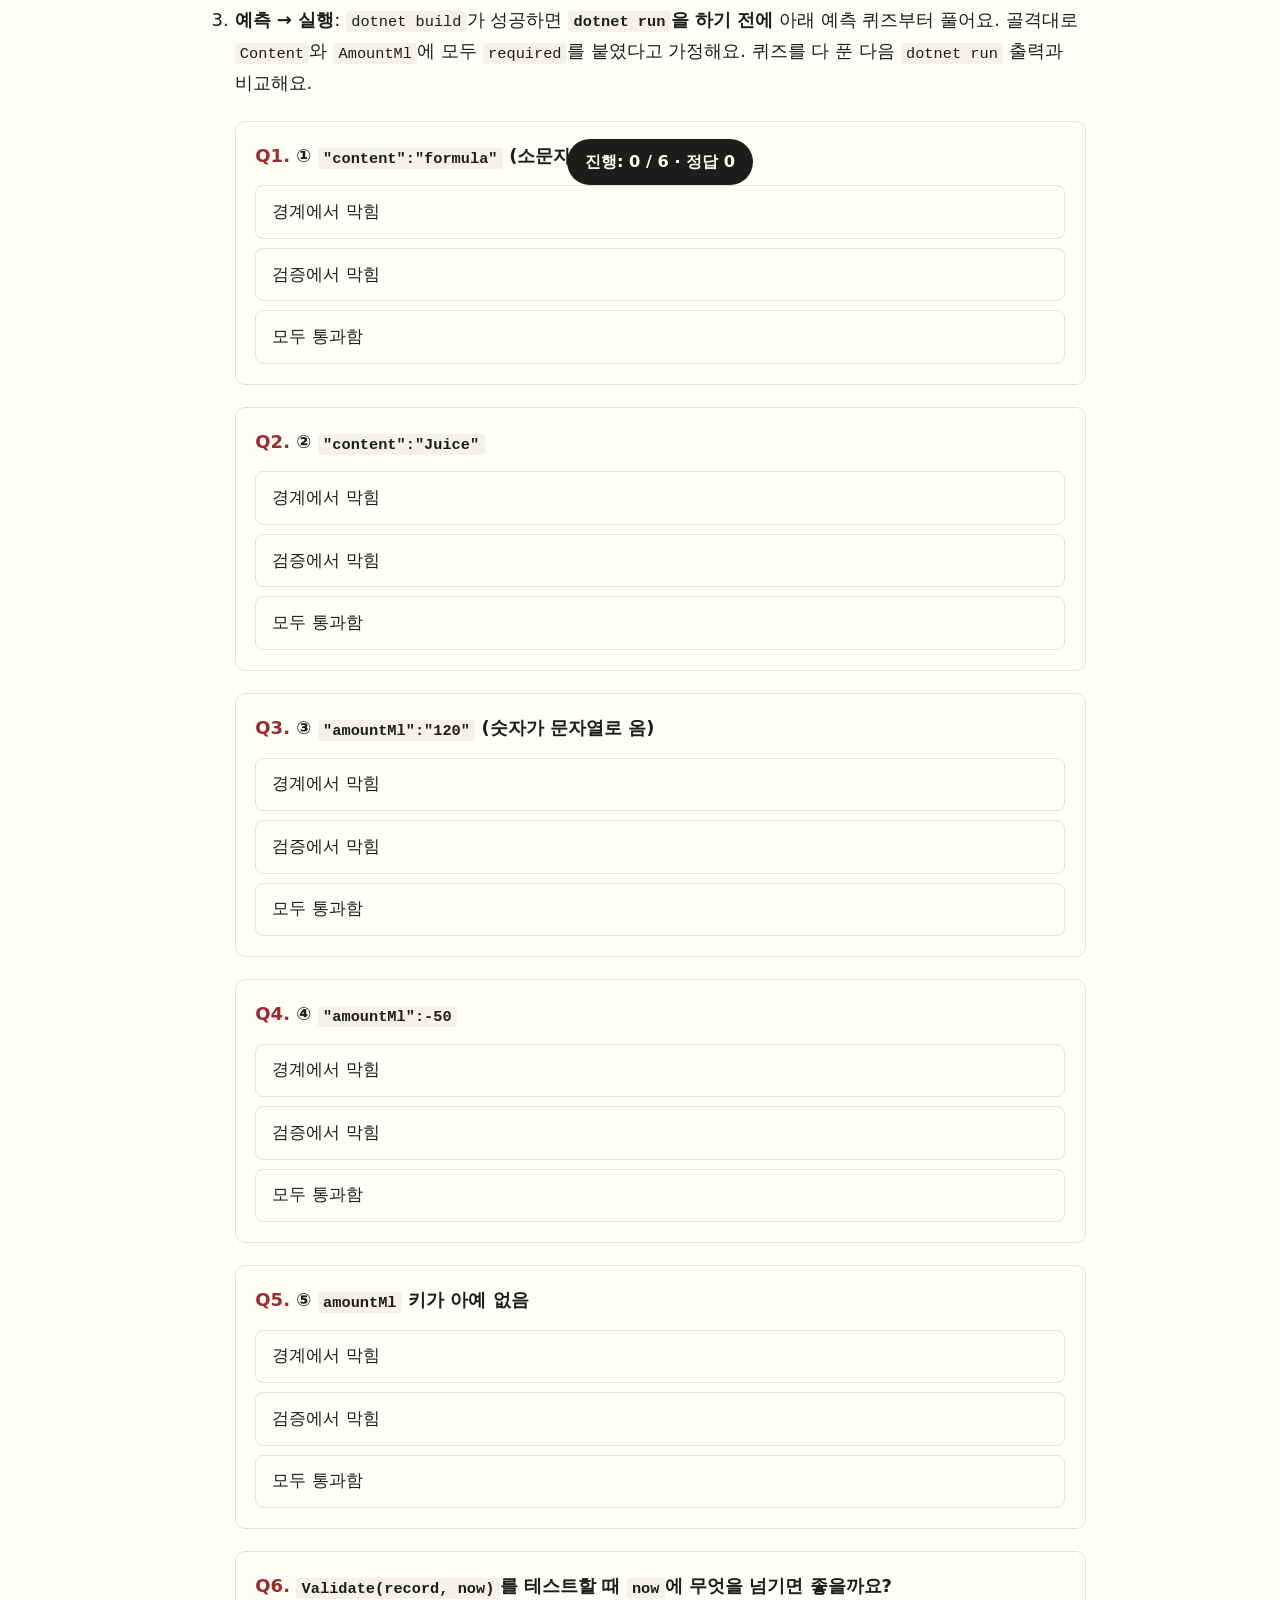
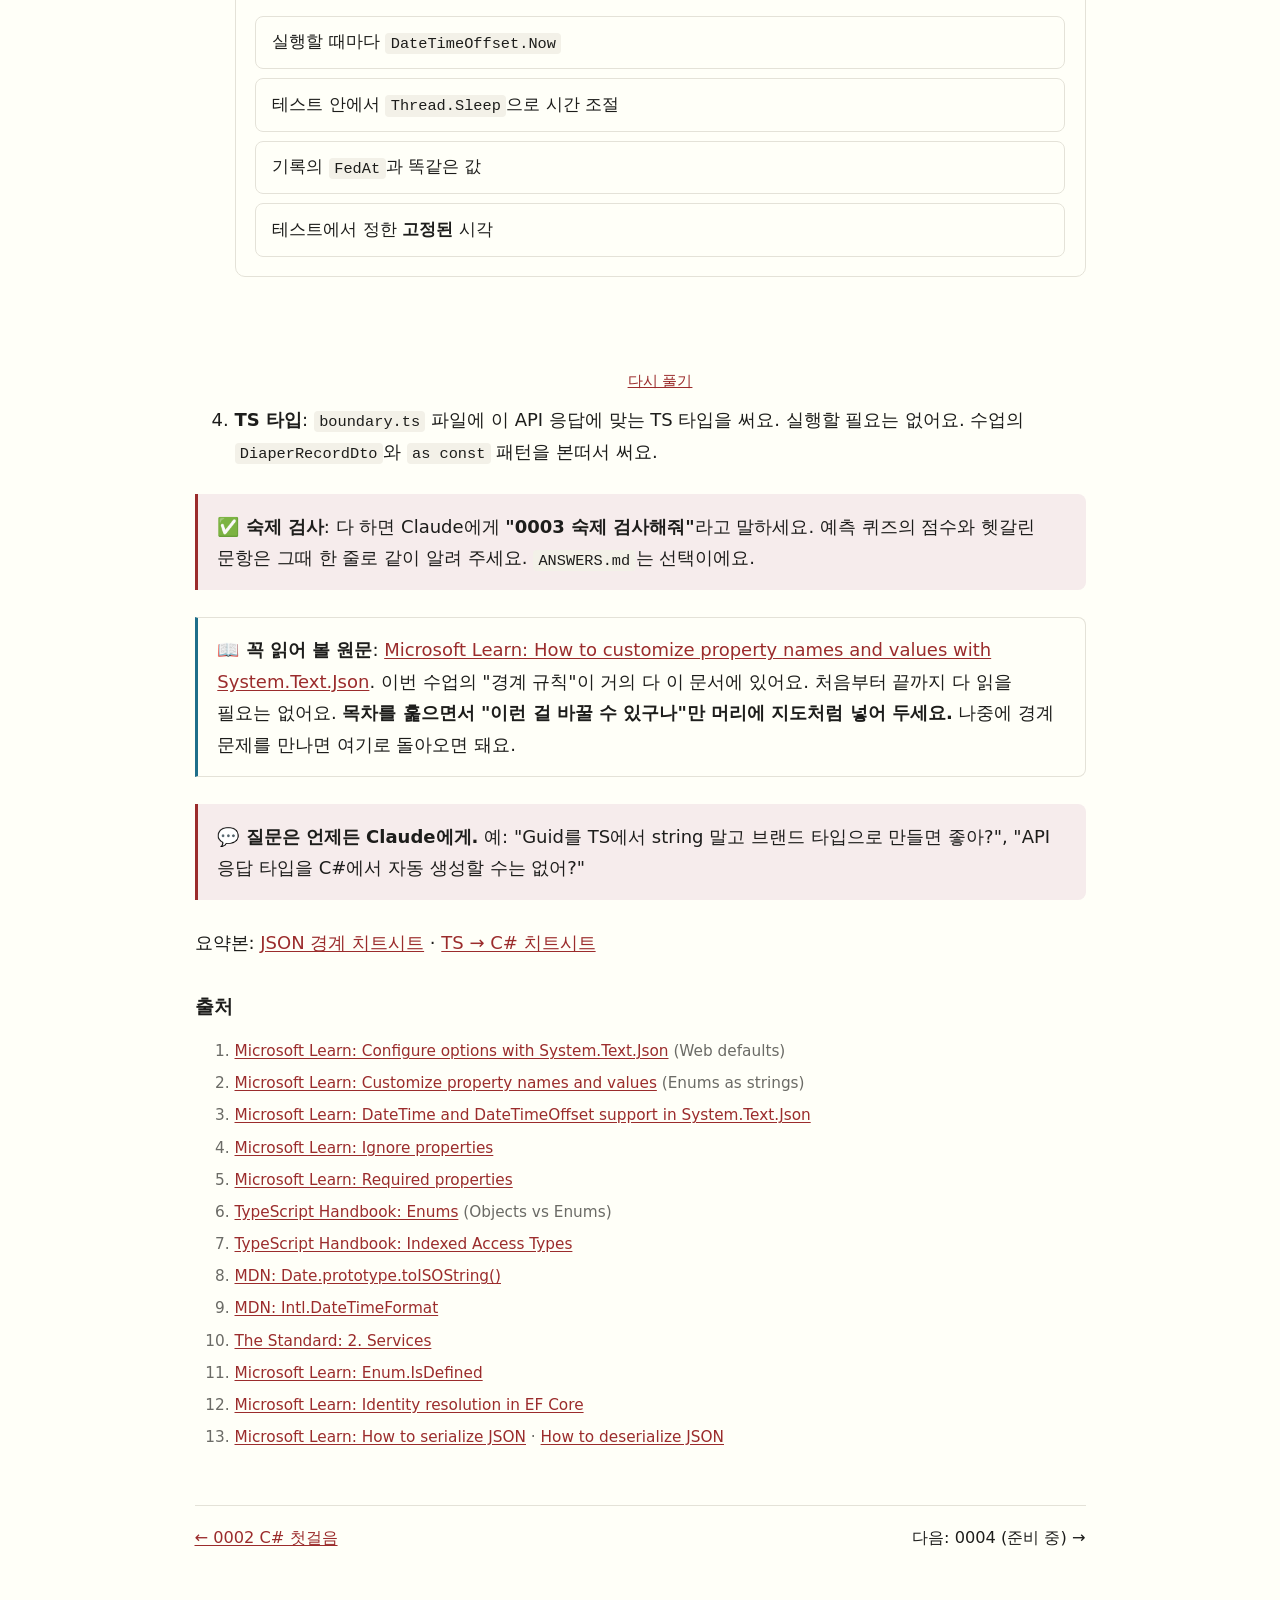
<file: lessons/0003-data-across-boundaries.html>
<!DOCTYPE html>
<html lang="ko">
<head>
<meta charset="utf-8">
<meta name="viewport" content="width=device-width, initial-scale=1">
<title>0003 · 경계를 넘는 데이터: C# 객체가 JSON이 되어 TS에 도착하기까지</title>
<link rel="stylesheet" href="../assets/style.css">
</head>
<body>
<main class="wide">

<p class="kicker">Lesson 0003 · 백엔드 ↔ 프론트엔드</p>
<h1>경계를 넘는 데이터: C# 객체가 JSON이 되어 TS에 도착하기까지</h1>
<p class="lede">이번 수업의 목표: <strong>C# 클래스와 직렬화 설정을 보고 실제로 나갈 JSON을 정확히 예측하고, 그에 맞는 TS 타입을 쓸 수 있게 되는 것. 그리고 반대 방향으로 들어오는 JSON이 무엇을 검사받지 않고 통과하는지 알게 되는 것.</strong></p>
<p class="meta"><span class="tag tablet">태블릿 OK</span> 읽기와 퀴즈 약 25분 · <span class="tag pc">PC</span> 숙제 약 40분</p>

<div class="callout">
<p><strong>시작 전 떠올리기 (지난 수업 복습).</strong> 답을 머릿속으로 먼저 말해 본 다음 펼쳐 보세요.</p>
<details class="recall"><summary><code>record class</code>는 참조 타입인가요, 값 타입인가요? 그리고 동등성은 무엇을 기준으로 하나요?</summary>참조 타입이에요. 그런데 동등성은 <strong>값</strong> 기준이에요. 두 질문은 서로 다른 축이에요.</details>
<details class="recall"><summary>그럼 EF Core 엔티티로 record class가 맞지 않는 이유를 한 문장으로?</summary>EF Core는 키 하나에 인스턴스 하나를 두고 <strong>참조 동등성</strong>으로 추적하는데, record는 동등성을 값 기준으로 바꾸고 <code>with</code> 복사본 방식을 권하기 때문이에요. 그래서 "같은 엔티티"의 기준이 둘로 갈라져요.<a class="cite" href="#s12">[12]</a></details>
</div>

<h2>경계 질문: 이런 정보를 찾는 방법</h2>
<p>지난 숙제에서 "enum을 JSON으로 바꾸는 attribute 같은 정보는 어떻게 공부해야 할지 모르겠다"는 질문이 있었어요. 답은 <strong>경계</strong><span class="en">(boundary)</span>라는 개념이에요. 데이터가 한 세계에서 다른 세계로 넘어가는 지점을 말해요.</p>
<ul>
  <li><span class="be">C# 객체</span> → <strong>JSON 텍스트</strong> → <span class="fe">TS 객체</span> (API 응답)</li>
  <li><span class="fe">TS 객체</span> → <strong>JSON 텍스트</strong> → <span class="be">C# 객체</span> (API 요청)</li>
  <li><span class="be">C# 객체</span> → <strong>DB 행</strong> (EF Core, 나중 수업)</li>
</ul>
<p>각 세계는 타입 체계가 달라요. C#에는 <code>enum</code>, <code>Guid</code>, <code>DateTimeOffset</code>이 있지만, JSON에는 문자열, 숫자, 불리언, null, 객체, 배열밖에 없어요. 그래서 경계를 넘을 때마다 <strong>누군가 변환 규칙을 정해야 하고</strong>, 버그는 거의 언제나 그 규칙을 모르는 곳에서 생겨요. 타입을 하나 만들 때마다 이렇게 물어보세요.</p>
<div class="callout">
<p style="font-size:1.1rem;margin:0"><strong>"이 값은 경계 반대편에서 어떻게 보이지?"</strong></p>
</div>
<p>답은 그 경계를 담당하는 <strong>직렬화기</strong><span class="en">(serializer)</span>의 문서에 있어요. .NET에서 JSON 경계를 담당하는 건 <code>System.Text.Json</code>이에요. 이 수업에 나오는 값은 모두 문서에서 확인했고, 문서에 없는 동작은 <strong>.NET 10.0.203에서 직접 실행해서</strong> 확인했어요.</p>

<h2>나가는 방향: C# → JSON</h2>
<p>아래 C# 객체를 직렬화해 볼게요. 설정을 켜고 끄면서 JSON이 어떻게 바뀌는지 보세요.</p>
<pre><span class="label">C# · 직렬화할 객체</span>public enum DiaperContent { Pee, Poo, Both }

public class DiaperRecord
{
    public Guid Id { get; init; } = Guid.NewGuid();
    public required Guid ChildId { get; init; }
    public required DateTimeOffset ChangedAt { get; set; }
    public required DiaperContent Content { get; set; }
    public string? Memo { get; set; }
}

// Content = DiaperContent.Poo, Memo = null, ChangedAt = 2026-11-04 21:30 (+09:00)</pre>

<div class="toggle-demo" data-pretty="json">
  <div class="toggles">
    <label><input type="checkbox" data-key="web"> 웹 기본값 <code>JsonSerializerDefaults.Web</code> (ASP.NET Core가 쓰는 설정)</label>
    <label><input type="checkbox" data-key="enum"> <code>JsonStringEnumConverter</code> 추가</label>
    <label><input type="checkbox" data-key="nonull"> <code>DefaultIgnoreCondition = WhenWritingNull</code></label>
  </div>
  <pre class="toggle-out"></pre>
  <script type="application/json" class="toggle-data">{"": "{\"Id\":\"3f2b8c1e-0000-4000-8000-000000000001\",\"ChildId\":\"a1b2c3d4-0000-4000-8000-000000000002\",\"ChangedAt\":\"2026-11-04T21:30:00+09:00\",\"Content\":1,\"Memo\":null}", "web": "{\"id\":\"3f2b8c1e-0000-4000-8000-000000000001\",\"childId\":\"a1b2c3d4-0000-4000-8000-000000000002\",\"changedAt\":\"2026-11-04T21:30:00+09:00\",\"content\":1,\"memo\":null}", "enum+web": "{\"id\":\"3f2b8c1e-0000-4000-8000-000000000001\",\"childId\":\"a1b2c3d4-0000-4000-8000-000000000002\",\"changedAt\":\"2026-11-04T21:30:00+09:00\",\"content\":\"Poo\",\"memo\":null}", "enum+nonull+web": "{\"id\":\"3f2b8c1e-0000-4000-8000-000000000001\",\"childId\":\"a1b2c3d4-0000-4000-8000-000000000002\",\"changedAt\":\"2026-11-04T21:30:00+09:00\",\"content\":\"Poo\"}", "enum": "{\"Id\":\"3f2b8c1e-0000-4000-8000-000000000001\",\"ChildId\":\"a1b2c3d4-0000-4000-8000-000000000002\",\"ChangedAt\":\"2026-11-04T21:30:00+09:00\",\"Content\":\"Poo\",\"Memo\":null}", "nonull": "{\"Id\":\"3f2b8c1e-0000-4000-8000-000000000001\",\"ChildId\":\"a1b2c3d4-0000-4000-8000-000000000002\",\"ChangedAt\":\"2026-11-04T21:30:00+09:00\",\"Content\":1}", "enum+nonull": "{\"Id\":\"3f2b8c1e-0000-4000-8000-000000000001\",\"ChildId\":\"a1b2c3d4-0000-4000-8000-000000000002\",\"ChangedAt\":\"2026-11-04T21:30:00+09:00\",\"Content\":\"Poo\"}", "nonull+web": "{\"id\":\"3f2b8c1e-0000-4000-8000-000000000001\",\"childId\":\"a1b2c3d4-0000-4000-8000-000000000002\",\"changedAt\":\"2026-11-04T21:30:00+09:00\",\"content\":1}"}</script>
</div>
<p class="meta">출력은 모두 .NET 10.0.203에서 실제로 실행한 결과예요.</p>

<p>토글을 다 눌러 봤다면 네 가지를 발견했을 거예요.</p>
<ol>
  <li><strong>이름:</strong> 아무 설정도 하지 않으면 C# 이름 그대로(<code>ChildId</code>) 나가요. 웹 기본값은 속성 이름을 camelCase(<code>childId</code>)로 바꾸고, 읽을 때는 대소문자를 구분하지 않아요.<a class="cite" href="#s1">[1]</a> Microsoft 문서는 이 웹 기본값을 "ASP.NET Core가 웹 앱에 쓰는 기본 옵션"이라고 설명해요.<a class="cite" href="#s1">[1]</a> 그래서 API에서는 <code>childId</code>로 나가요.</li>
  <li><strong>enum:</strong> <strong>기본은 숫자</strong>예요. <code>Poo</code>가 <code>1</code>이 돼요. 이름으로 보내려면 <code>JsonStringEnumConverter</code>가 필요해요.<a class="cite" href="#s2">[2]</a> 웹 기본값만 켜서는 여전히 숫자예요.</li>
  <li><strong>날짜:</strong> <code>DateTimeOffset</code>은 ISO 8601 형식의 <strong>문자열</strong>로, 오프셋(<code>+09:00</code>)까지 포함해서 나가요.<a class="cite" href="#s3">[3]</a></li>
  <li><strong>null:</strong> 기본적으로 모든 public 속성이 직렬화돼요.<a class="cite" href="#s4">[4]</a> 그래서 <code>"memo": null</code>이 나가요. <code>WhenWritingNull</code>을 켜면 <strong>키 자체가 사라져요.</strong><a class="cite" href="#s4">[4]</a></li>
</ol>

<h3>그래서 TS 타입은 이렇게 써요</h3>
<p>baby-log는 웹 기본값과 enum 문자열 변환을 쓰고, null은 그대로 내보낸다고 가정할게요. 이 조합에 맞는 TS 타입은 이렇습니다.</p>
<div class="compare">
<pre><span class="label"><span class="be">나가는 JSON</span></span>{
  "id": "3f2b8c1e-…",
  "childId": "a1b2c3d4-…",
  "changedAt": "2026-11-04T21:30:00+09:00",
  "content": "Poo",
  "memo": null
}</pre>
<pre><span class="label"><span class="fe">TypeScript</span></span>const diaperContents = ["Pee", "Poo", "Both"] as const;
type DiaperContent = (typeof diaperContents)[number];
//   ^ "Pee" | "Poo" | "Both"

type DiaperRecordDto = {
  id: string;          // Guid → string
  childId: string;
  changedAt: string;   // DateTimeOffset → string
  content: DiaperContent;
  memo: string | null; // null이 "있음"
};</pre>
</div>

<div class="callout tip">
<p><strong>값 목록과 타입은 한 곳에서 만드세요.</strong> 기저귀 입력 화면에는 "소변 / 대변 / 둘 다" 선택지가 필요해요. 그러려면 <strong>런타임에 존재하는 배열</strong>이 있어야 해요. 그런데 유니온 타입 <code>"Pee" | "Poo" | "Both"</code>를 따로 또 적으면, 값이 하나 추가될 때 두 곳을 고쳐야 하고 결국 언젠가 하나를 빠뜨려요. 위처럼 <code>as const</code> 배열을 먼저 만들고 <code>(typeof arr)[number]</code>로 타입을 <strong>뽑아내면</strong> 목록이 한 곳에만 있게 돼요.<a class="cite" href="#s7">[7]</a> TS 핸드북도 "요즘 TypeScript에서는 <code>as const</code> 객체로 충분하면 enum이 필요 없을 수 있다"고 말해요.<a class="cite" href="#s6">[6]</a></p>
<p><strong><code>memo?: string</code>과 <code>memo: string | null</code>은 서버 설정에 따라 골라요.</strong> 서버가 null을 그대로 내보내면 키가 <em>있고</em> 값이 null이니 <code>string | null</code>을 써요. <code>WhenWritingNull</code>로 키를 빼면 <code>memo?: string</code>을 써요. 정답은 TS 쪽이 아니라 <strong>경계 반대편의 설정</strong>이 정해요.</p>
</div>

<h2>들어오는 방향: JSON → C# (여기가 진짜 위험해요)</h2>
<p>프론트엔드가 보낸 JSON을 C#이 읽는 방향이에요. 웹 기본값과 <code>JsonStringEnumConverter</code>를 켠 상태에서 여러 입력을 직접 넣어 봤어요. <strong>오른쪽 열을 가리고 먼저 예측해 보세요.</strong></p>
<table>
<thead><tr><th>보낸 JSON (일부)</th><th>결과 (.NET 10.0.203에서 실행)</th></tr></thead>
<tbody>
<tr><td><code>"content": "poo"</code> (소문자)</td><td>✅ 통과, <code>Poo</code>로 읽힘</td></tr>
<tr><td><code>"content": "Rainbow"</code></td><td>❌ <code>JsonException</code>: could not be converted to DiaperContent</td></tr>
<tr><td><code>"content": 1</code> (숫자)</td><td>✅ 통과, <code>Poo</code>로 읽힘</td></tr>
<tr><td><code>"content": 99</code></td><td>⚠️ <strong>통과</strong>, <code>Content = 99</code>(정의되지 않은 값)</td></tr>
<tr><td><code>content</code> 키 없음</td><td>❌ <code>JsonException</code>: missing required properties including: 'content'</td></tr>
<tr><td><code>"ChildId"</code> (PascalCase 키)</td><td>✅ 통과 (대소문자 구분 안 함)<a class="cite" href="#s1">[1]</a></td></tr>
<tr><td><code>"changedAt": "…T12:30:00Z"</code></td><td>✅ 통과, 오프셋 <code>+00:00</code>으로 읽힘 (같은 순간)</td></tr>
<tr><td><code>"changedAt": "…T21:30:00"</code> (오프셋 없음)</td><td>⚠️ 통과, 이 Mac에서는 <code>+09:00</code>으로 읽힘</td></tr>
</tbody>
</table>
<p>짚어 볼 점이 세 가지 있어요.</p>
<ul>
  <li><strong><code>required</code>는 경계에서도 동작해요.</strong> System.Text.Json은 C#의 <code>required</code>를 "필수 속성"으로 취급해서, 키가 없으면 <code>JsonException</code>을 던져요.<a class="cite" href="#s5">[5]</a> 지난 수업에서 <code>required</code>를 붙인 효과가 여기까지 이어지는 거예요.</li>
  <li><strong>enum은 범위를 검사하지 않아요.</strong> 문자열 변환기를 켜도 숫자 입력은 여전히 받아요. 그래서 <code>99</code>처럼 <strong>정의되지 않은 값</strong>도 아무 오류 없이 C# 객체 안으로 들어와요. DB에 "기저귀 내용물 99"가 저장될 수 있다는 뜻이에요.</li>
  <li><strong>오프셋 없는 날짜는 "코드가 실행되는 컴퓨터"의 시간대로 해석된 것으로 보여요.</strong> 이 Mac은 +09:00이라 우연히 맞았어요. 하지만 서버가 UTC로 설정된 클라우드에서 돌면 같은 입력이 9시간 어긋날 가능성이 커요. 이 부분은 실행 결과를 보고 추론한 것이고, 문서에서 직접 확인하지는 않았어요. 그래서 프론트엔드는 <strong>항상 오프셋이 붙은 시각을 보내야 해요.</strong> JS의 <code>toISOString()</code>은 항상 UTC(<code>Z</code>)로 표기해요.<a class="cite" href="#s8">[8]</a></li>
</ul>

<div class="callout design">
<p><strong>직렬화기는 형식만 지켜요. 의미는 지키지 않아요.</strong> <code>JsonException</code>을 던지는 건 "모양이 틀렸을 때"뿐이에요. "값이 말이 되는가"(enum 범위, 분유 양이 0 이하인지, 끝 시각이 시작보다 앞서는지)는 아무도 검사하지 않아요. 그래서 The Standard는 "모든 서비스는 자기 자신을 위해"<span class="en">(Every service for itself)</span>, 즉 각 서비스가 자기 입력과 출력을 스스로 검증해야 한다고 말해요.<a class="cite" href="#s10">[10]</a> baby-log에서는 이 검증을 Foundation 서비스의 <strong>구조적 검증</strong>에서 하게 돼요. enum 값이 정의된 값인지는 <code>Enum.IsDefined</code>로 확인할 수 있어요.<a class="cite" href="#s11">[11]</a></p>
<p><strong>재사용성:</strong> 직렬화 설정은 enum마다 attribute를 붙이지 말고 <strong>앱 전체에 한 번만</strong> 등록하세요. 그러면 새 enum을 추가할 때 설정을 잊을 일이 없어요.</p>
<p><strong>오버엔지니어링 경계:</strong> "숫자 enum을 막는 커스텀 JsonConverter를 직접 만들자"는 생각이 들 수 있어요. 하지만 검증은 어차피 서비스 계층에서 해야 하고, 직렬화 단계에서 막아도 서비스 검증은 사라지지 않아요. 같은 규칙을 두 곳에서 지키는 셈이 되니, 지금은 서비스 검증 하나로 충분해요.</p>
</div>

<h2>화면에 보여 줄 때: 시간대는 브라우저에서</h2>
<p>서버는 오프셋이 붙은 시각을 그대로 보내고, <strong>사용자에게 보여 주는 변환은 브라우저에서</strong> 해요. <code>Intl.DateTimeFormat</code>은 언어와 지역에 맞게 날짜를 포맷하고,<a class="cite" href="#s9">[9]</a> 따로 지정하지 않으면 그 브라우저의 기본 시간대를 써요.<a class="cite" href="#s9">[9]</a></p>
<pre><span class="label"><span class="fe">TypeScript</span>: 표시용 변환은 한 곳에</span>const timeFormat = new Intl.DateTimeFormat("ko-KR", { dateStyle: "short", timeStyle: "short" });

export const formatRecordTime = (iso: string) =&gt; timeFormat.format(new Date(iso));
// "2026-11-04T21:30:00+09:00" → 한국 브라우저: "26. 11. 4. 오후 9:30"</pre>
<p class="meta">출력 문자열의 정확한 모양은 브라우저마다 조금씩 다를 수 있어요.</p>

<h2>퀴즈</h2>
<div class="quiz">

<div class="q" data-answer="2">
  <p class="q-text"><code>record class</code>를 설명한 문장 중 맞는 것은?</p>
  <div class="opts">
    <button class="opt">값 타입이고, 동등성도 값 기준이다</button>
    <button class="opt">참조 타입이고, 동등성도 참조 기준이다</button>
    <button class="opt">참조 타입이지만, 동등성은 값 기준이다</button>
    <button class="opt">값 타입이지만, 동등성은 참조 기준이다</button>
  </div>
  <div class="explain">타입 종류와 동등성은 서로 다른 축이에요. <code>record class</code>는 참조 타입이고, 컴파일러가 동등성을 값 기준으로 만들어 줘요. 이 문항이 헷갈렸다면 0002의 표를 다시 보세요.</div>
</div>

<div class="q" data-answer="0">
  <p class="q-text">ASP.NET Core API에서 <code>Content = DiaperContent.Poo</code>를 아무 추가 설정 없이 응답하면 JSON에는?</p>
  <div class="opts">
    <button class="opt"><code>"content": 1</code></button>
    <button class="opt"><code>"content": "Poo"</code></button>
    <button class="opt"><code>"Content": "Poo"</code></button>
    <button class="opt"><code>"Content": 1</code></button>
  </div>
  <div class="explain">ASP.NET Core는 웹 기본값을 써서 이름은 camelCase(<code>content</code>)가 돼요.<a class="cite" href="#s1">[1]</a> 하지만 enum은 기본이 숫자예요.<a class="cite" href="#s2">[2]</a></div>
</div>

<div class="q" data-answer="3">
  <p class="q-text">TS가 <code>"content": 99</code>를 보냈어요 (<code>JsonStringEnumConverter</code> 켜짐). C#에서는 어떻게 되나요?</p>
  <div class="opts">
    <button class="opt">JsonException이 발생한다</button>
    <button class="opt">첫 멤버 Pee로 바뀐다</button>
    <button class="opt">마지막 멤버 Both로 바뀐다</button>
    <button class="opt">값 99가 그대로 들어온다</button>
  </div>
  <div class="explain">실제로 실행해 보면 정의되지 않은 값 99가 그대로 들어와요. 직렬화기는 형식만 확인하니까, 의미 검증(<code>Enum.IsDefined</code> 등)은 서비스에서 해야 해요.<a class="cite" href="#s11">[11]</a></div>
</div>

<div class="q" data-answer="1">
  <p class="q-text">서버가 <code>WhenWritingNull</code>을 쓰고 있어요. <code>memo</code>에 맞는 TS 타입 선언은?</p>
  <div class="opts">
    <button class="opt"><code>memo: string | null</code></button>
    <button class="opt"><code>memo?: string</code></button>
    <button class="opt"><code>memo: string</code></button>
    <button class="opt"><code>memo: null</code></button>
  </div>
  <div class="explain"><code>WhenWritingNull</code>이면 null인 속성은 키 자체가 빠져요.<a class="cite" href="#s4">[4]</a> 그래서 TS에서는 "키가 없을 수 있음", 즉 <code>?:</code>로 적어요.</div>
</div>

<div class="q" data-answer="2">
  <p class="q-text">프론트엔드가 시각을 서버로 보낼 때 가장 안전한 형식은?</p>
  <div class="opts">
    <button class="opt"><code>"2026-11-04 21:30"</code></button>
    <button class="opt"><code>"2026-11-04T21:30:00"</code></button>
    <button class="opt"><code>"2026-11-04T12:30:00Z"</code></button>
    <button class="opt"><code>"오후 9:30"</code></button>
  </div>
  <div class="explain">오프셋(<code>Z</code> 또는 <code>+09:00</code>)이 있어야 "어느 순간"인지 하나로 정해져요. 오프셋이 없으면 서버가 실행되는 환경의 시간대로 해석되어 어긋날 수 있어요. <code>toISOString()</code>이 바로 이 <code>Z</code> 형식을 만들어요.<a class="cite" href="#s8">[8]</a></div>
</div>

<div class="q" data-answer="0">
  <p class="q-text">C#의 <code>required</code> 속성이 요청 JSON에 아예 없으면?</p>
  <div class="opts">
    <button class="opt">JsonException이 발생한다</button>
    <button class="opt">기본값으로 채워져 들어온다</button>
    <button class="opt">null로 채워져 들어온다</button>
    <button class="opt">컴파일 오류가 발생한다</button>
  </div>
  <div class="explain">System.Text.Json은 C#의 <code>required</code>를 필수 속성으로 취급해서, 키가 없으면 <code>JsonException</code>을 던져요.<a class="cite" href="#s5">[5]</a> 컴파일 오류는 아니에요. JSON은 실행 중에 도착하니까요.</div>
</div>

<div class="q" data-answer="3">
  <p class="q-text">입력 화면의 선택지 목록과 TS 유니온 타입을 함께 관리하는 가장 좋은 방법은?</p>
  <div class="opts">
    <button class="opt">유니온 타입과 배열을 따로 적는다</button>
    <button class="opt">TS enum을 만들어 둘 다 쓴다</button>
    <button class="opt">문자열을 그때그때 직접 적는다</button>
    <button class="opt"><code>as const</code> 배열에서 타입을 뽑는다</button>
  </div>
  <div class="explain">값 목록을 <code>as const</code> 배열 한 곳에만 두고, 타입은 <code>(typeof arr)[number]</code>로 뽑아내요.<a class="cite" href="#s7">[7]</a> 값이 추가되어도 고칠 곳이 하나뿐이에요.</div>
</div>

</div>

<h2>코드로 직렬화하기: 숙제 전에 꼭 보세요</h2>
<p>위의 결과들을 만든 코드예요. 직렬화에는 등장인물이 셋뿐이에요.</p>
<table>
<thead><tr><th>이름</th><th>정체</th><th>네임스페이스</th></tr></thead>
<tbody>
<tr><td><code>JsonSerializer</code></td><td>정적 클래스. <code>Serialize</code>(객체 → JSON 문자열)와 <code>Deserialize&lt;T&gt;</code>(JSON 문자열 → 객체)를 제공해요<a class="cite" href="#s13">[13]</a></td><td><code>System.Text.Json</code></td></tr>
<tr><td><code>JsonSerializerOptions</code></td><td>변환 규칙을 담는 <strong>객체</strong>. <code>new</code>로 만들어요</td><td><code>System.Text.Json</code></td></tr>
<tr><td><code>JsonSerializerDefaults</code></td><td>enum(<code>General</code>, <code>Web</code>, <code>Strict</code>). 옵션을 만들 때 <strong>생성자에 넘기는 값</strong>이에요</td><td><code>System.Text.Json</code></td></tr>
</tbody>
</table>
<p><code>JsonStringEnumConverter</code>와 <code>JsonIgnoreCondition</code>은 다른 네임스페이스 <code>System.Text.Json.Serialization</code>에 있어서 <code>using</code>을 하나 더 적어야 해요.</p>
<pre><span class="label">C# · 실행 가능한 전체 예제 (.NET 10.0.203에서 실행 확인)</span>using System.Text.Json;
using System.Text.Json.Serialization;

// ① 옵션 객체를 "한 번" 만든다. 웹 기본값에서 출발해서 필요한 것만 덧붙인다
var options = new JsonSerializerOptions(JsonSerializerDefaults.Web)
{
    WriteIndented = true,                             // 사람이 읽기 좋게 줄바꿈
    Converters = { new JsonStringEnumConverter() },  // enum을 이름으로
};

var sleep = new SleepRecord
{
    ChildId = Guid.NewGuid(),
    StartedAt = DateTimeOffset.Now,
    Quality = SleepQuality.Good,
};

// ② 객체 → JSON 문자열
string json = JsonSerializer.Serialize(sleep, options);
Console.WriteLine(json);

// ③ JSON 문자열 → 객체. 타입은 &lt;&gt; 안에 적는다. 결과는 null일 수 있어서 SleepRecord?
SleepRecord? back = JsonSerializer.Deserialize&lt;SleepRecord&gt;(json, options);
Console.WriteLine(back?.Quality);

public enum SleepQuality { Good, Bad }

public class SleepRecord
{
    public required Guid ChildId { get; init; }
    public required DateTimeOffset StartedAt { get; set; }
    public DateTimeOffset? EndedAt { get; set; }
    public required SleepQuality Quality { get; set; }
}</pre>
<h3>한 줄씩 풀어 보기</h3>
<ul>
  <li><strong><code>new JsonSerializerOptions(...)</code></strong>: 옵션은 객체라서 <code>new</code>로 만들어요. <code>new</code>를 빠뜨리면 메서드 호출로 읽혀서 CS1955 "메서드처럼 사용할 수 없다" 오류가 나요.</li>
  <li><strong><code>(JsonSerializerDefaults.Web)</code></strong>: "웹 기본값에서 출발하라"는 뜻이에요. <code>JsonSerializerDefaults.Web;</code>처럼 이것만 한 줄로 쓰면 enum 값 하나만 덩그러니 놓인 셈이라 문장이 되지 않아요(CS0201). 웹 기본값은 세 가지를 바꿔요.<a class="cite" href="#s1">[1]</a>
    <ul>
      <li>속성 이름을 camelCase로 써요.</li>
      <li>읽을 때 속성 이름의 대소문자를 구분하지 않아요.</li>
      <li>숫자 자리에 <strong>문자열로 된 숫자</strong>가 와도 읽어요(<code>AllowReadingFromString</code>).</li>
    </ul>
    괄호를 비우면(<code>new JsonSerializerOptions()</code>) <code>General</code> 기본값이 돼서 <code>"ChildId"</code>처럼 C# 이름 그대로 나가요.</li>
  <li><strong><code>{ WriteIndented = true, ... }</code></strong>: 객체 초기화자예요. 0002에서 <code>new SleepRecord { ChildId = … }</code>로 쓴 것과 같은 문법이에요.</li>
  <li><strong><code>Converters = { new JsonStringEnumConverter() }</code></strong>: <code>Converters</code>는 변환기 <strong>목록</strong>이에요. 객체를 만든 뒤에 <code>options.Converters.Add(new JsonStringEnumConverter());</code>로 추가해도 결과는 같아요. 단, 아래 "한 번 쓰면 잠긴다" 규칙 때문에 <strong>처음 쓰기 전에</strong> 추가해야 해요.</li>
  <li><strong><code>Serialize(sleep, options)</code> / <code>Deserialize&lt;T&gt;(json, options)</code></strong>: 두 번째 인자로 옵션을 넘겨요. 빠뜨리면 <code>General</code> 기본값이 적용돼서 <code>{"ChildId":"…","Quality":0}</code>처럼 나가요(실행해서 확인했어요).</li>
  <li><strong><code>SleepRecord?</code></strong>: JSON 문자열이 <code>null</code>이면 <code>Deserialize</code>의 결과도 null이라서 반환 타입에 <code>?</code>가 붙어요. 그래서 <code>back?.Quality</code>처럼 꺼내요.</li>
</ul>

<h3>꼭 알아 둘 규칙 두 가지</h3>
<ul>
  <li><strong>옵션은 한 번 만들어서 재사용하고, 한 번 쓰면 잠겨요.</strong> Microsoft는 "같은 옵션을 반복해서 쓴다면 매번 새로 만들지 말고 같은 인스턴스를 재사용하라"고 해요. 또 "처음 직렬화하거나 역직렬화한 뒤에는 인스턴스가 변경 불가능해진다"고 해요.<a class="cite" href="#s1">[1]</a> 실제로 한 번 쓴 옵션을 바꾸려고 하면 이런 예외가 나요.
<pre>InvalidOperationException: This JsonSerializerOptions instance is read-only
or has already been used in serialization or deserialization.</pre>
    .NET 9부터 있는 <code>JsonSerializerOptions.Web</code>도 읽기 전용이라서, 거기에 변환기를 추가하려고 하면 같은 예외가 나요(실행해서 확인했어요). 그러니 설정은 <strong>만들 때 한꺼번에</strong> 다 넣으세요.</li>
  <li><strong>ASP.NET Core API에서는 옵션을 직접 만들지 않아요.</strong> 프레임워크가 웹 기본값으로 만들어 두고, 우리는 거기에 설정만 덧붙여요(Controller 수업에서 다뤄요). 이 숙제는 콘솔 앱이라 직접 만드는 거예요. <a href="../reference/qna.html">자세한 설명은 질문과 답</a>에 있어요.</li>
</ul>

<h2>PC 숙제 <span class="tag pc">PC · 40분</span></h2>
<p>이번 숙제는 지난번보다 어려워요. <strong>3번 예측은 꼭 실행하기 전에</strong> 적어 주세요. 예측이 틀린 곳이 바로 이번에 배울 곳이에요.</p>
<ol>
  <li>프로젝트를 만들어요.
<pre>cd ~/MyFolder/102_study/01_webdev
dotnet new console -o homework/0003-boundary-data
cd homework/0003-boundary-data</pre></li>
  <li><strong>골격 붙여 넣기</strong>: <code>Program.cs</code>를 아래 골격으로 통째로 바꾸고, <code>____</code> 자리를 채워요. 필요한 문법은 모두 이 수업과 0002에 있어요.
<pre><span class="label">C# · 빈칸 채우기 골격</span>using System.Text.Json;
using System.Text.Json.Serialization;

// 1) 직렬화 옵션: 앱 전체에서 한 번만 만든다 ("코드로 직렬화하기" 참고)
var options = ____ JsonSerializerOptions(JsonSerializerDefaults.Web);
options.Converters.Add(new ____());

// 2) JSON 다섯 개. 실행 전에 ANSWERS.md에 예측부터!
string[] inputs =
[
    """{"childId":"a1b2c3d4-0000-4000-8000-000000000002","fedAt":"2026-11-04T21:30:00+09:00","content":"formula","amountMl":120}""",
    """{"childId":"a1b2c3d4-0000-4000-8000-000000000002","fedAt":"2026-11-04T21:30:00+09:00","content":"Juice","amountMl":120}""",
    """{"childId":"a1b2c3d4-0000-4000-8000-000000000002","fedAt":"2026-11-04T21:30:00+09:00","content":"Formula","amountMl":"120"}""",
    """{"childId":"a1b2c3d4-0000-4000-8000-000000000002","fedAt":"2026-11-04T21:30:00+09:00","content":"Formula","amountMl":-50}""",
    """{"childId":"a1b2c3d4-0000-4000-8000-000000000002","fedAt":"2026-11-04T21:30:00+09:00","content":"Formula"}""",
];

foreach (var json in inputs)
{
    try
    {
        var record = JsonSerializer.Deserialize&lt;BottleFeedingRecord&gt;(json, options)!;
        Console.WriteLine($"통과: Content={record.Content}, AmountMl={record.AmountMl}");

        BottleFeedingValidator.Validate(record, ____);   // 3) "지금"을 바깥에서 넘긴다
        Console.WriteLine("  검증도 통과");
    }
    catch (JsonException e)     { Console.WriteLine($"경계에서 막힘: {e.Message}"); }
    catch (ArgumentException e) { Console.WriteLine($"  검증에서 막힘: {e.Message}"); }
}

public enum BottleContent { Formula, BreastMilk }

public ____ BottleFeedingRecord                // 엔티티 → class? record?
{
    public Guid Id { get; init; } = Guid.NewGuid();   // id는 서버가 정한다
    public ____ Guid ChildId { get; ____; }
    public ____ DateTimeOffset FedAt { get; ____; }
    public ____ BottleContent Content { get; ____; }  // 필드 말고 프로퍼티!
    public ____ int AmountMl { get; ____; }
    public string? Memo { get; set; }
}

public static class BottleFeedingValidator
{
    public static void Validate(BottleFeedingRecord record, DateTimeOffset now)
    {
        if (!Enum.IsDefined(record.Content))
            throw new ArgumentException($"정의되지 않은 내용물: {record.Content}");

        if (record.AmountMl ____)                     // 1~500 밖이면
            throw new ArgumentException($"잘못된 양: {record.AmountMl}");

        if (record.FedAt > now + TimeSpan.____(5))   // 5분 여유
            throw new ArgumentException($"미래 시각: {record.FedAt}");
    }
}</pre>
    <ul>
      <li><code>"""…"""</code>는 C#의 <strong>원시 문자열 리터럴</strong>(raw string literal)이에요. 따옴표를 <code>\"</code>로 이스케이프하지 않고 JSON을 그대로 쓸 수 있어요.</li>
      <li>빈칸 <code>____</code>에 <code>required</code>를 넣을지 말지는 직접 정하고, 이유를 <code>ANSWERS.md</code>에 한 줄씩 적어요. <code>Content</code>나 <code>AmountMl</code>에 붙이면 ⑤의 결과가 달라질까요?</li>
    </ul></li>
  <li><strong>예측 → 실행</strong>: <code>dotnet build</code>가 성공하면 <strong><code>dotnet run</code>을 하기 전에</strong> 아래 예측 퀴즈부터 풀어요. 골격대로 <code>Content</code>와 <code>AmountMl</code>에 모두 <code>required</code>를 붙였다고 가정해요. 퀴즈를 다 푼 다음 <code>dotnet run</code> 출력과 비교해요.
<div class="quiz">
  <div class="q" data-answer="2">
    <p class="q-text">① <code>"content":"formula"</code> (소문자), <code>"amountMl":120</code></p>
    <div class="opts"><button class="opt">경계에서 막힘</button><button class="opt">검증에서 막힘</button><button class="opt">모두 통과함</button></div>
    <div class="explain">enum 문자열은 대소문자를 가리지 않고 읽혀요. 수업의 "들어오는 방향" 표에서 <code>"poo"</code>가 통과한 것과 같아요. 120ml도 범위 안이라 검증도 통과해요.</div>
  </div>
  <div class="q" data-answer="0">
    <p class="q-text">② <code>"content":"Juice"</code></p>
    <div class="opts"><button class="opt">경계에서 막힘</button><button class="opt">검증에서 막힘</button><button class="opt">모두 통과함</button></div>
    <div class="explain"><code>BottleContent</code>에 없는 이름은 변환할 수 없어서 <code>JsonException</code>이 나요. 검증까지 가지도 못해요.</div>
  </div>
  <div class="q" data-answer="2">
    <p class="q-text">③ <code>"amountMl":"120"</code> (숫자가 문자열로 옴)</p>
    <div class="opts"><button class="opt">경계에서 막힘</button><button class="opt">검증에서 막힘</button><button class="opt">모두 통과함</button></div>
    <div class="explain">웹 기본값의 세 번째 항목 <code>AllowReadingFromString</code> 때문에 문자열 "120"도 숫자 120으로 읽혀요. 웹 기본값이 아니었다면 경계에서 막혔을 거예요.</div>
  </div>
  <div class="q" data-answer="1">
    <p class="q-text">④ <code>"amountMl":-50</code></p>
    <div class="opts"><button class="opt">경계에서 막힘</button><button class="opt">검증에서 막힘</button><button class="opt">모두 통과함</button></div>
    <div class="explain">-50은 형식상 올바른 정수라서 경계는 통과해요. 의미는 직렬화기가 검사하지 않으니 <code>Validate</code>의 1~500 범위 검사에서 막혀요. "직렬화기는 형식만, 의미는 서비스가"의 예시예요.</div>
  </div>
  <div class="q" data-answer="0">
    <p class="q-text">⑤ <code>amountMl</code> 키가 아예 없음</p>
    <div class="opts"><button class="opt">경계에서 막힘</button><button class="opt">검증에서 막힘</button><button class="opt">모두 통과함</button></div>
    <div class="explain"><code>AmountMl</code>이 <code>required</code>라서 키가 없으면 <code>JsonException</code>("missing required properties")이 나요. <strong>만약 <code>required</code>를 붙이지 않았다면</strong> 기본값 0이 들어가서 경계는 통과하고, 검증에서 막혔을 거예요. <code>required</code> 하나가 오류가 잡히는 위치를 바꿔요.</div>
  </div>
  <div class="q" data-answer="3">
    <p class="q-text"><code>Validate(record, now)</code>를 테스트할 때 <code>now</code>에 무엇을 넘기면 좋을까요?</p>
    <div class="opts">
      <button class="opt">실행할 때마다 <code>DateTimeOffset.Now</code></button>
      <button class="opt">테스트 안에서 <code>Thread.Sleep</code>으로 시간 조절</button>
      <button class="opt">기록의 <code>FedAt</code>과 똑같은 값</button>
      <button class="opt">테스트에서 정한 <strong>고정된</strong> 시각</button>
    </div>
    <div class="explain">"지금"을 바깥에서 받으니까 테스트가 원하는 시각을 직접 정할 수 있어요. 예를 들어 <code>now = 2026-11-04 21:30</code>으로 고정하면 "21:36 기록은 막히고 21:34 기록은 통과"를 <strong>언제 실행해도 똑같이</strong> 확인할 수 있어요. 함수 안에서 <code>DateTimeOffset.Now</code>를 부르면 실행할 때마다 결과가 달라질 수 있어요. 이 아이디어는 The Standard 수업으로 이어져요.</div>
  </div>
</div></li>
  <li><strong>TS 타입</strong>: <code>boundary.ts</code> 파일에 이 API 응답에 맞는 TS 타입을 써요. 실행할 필요는 없어요. 수업의 <code>DiaperRecordDto</code>와 <code>as const</code> 패턴을 본떠서 써요.</li>
</ol>

<div class="callout">
<p><strong>✅ 숙제 검사</strong>: 다 하면 Claude에게 <strong>"0003 숙제 검사해줘"</strong>라고 말하세요. 예측 퀴즈의 점수와 헷갈린 문항은 그때 한 줄로 같이 알려 주세요. <code>ANSWERS.md</code>는 선택이에요.</p>
</div>

<div class="callout source">
<p><strong>📖 꼭 읽어 볼 원문</strong>: <a href="https://learn.microsoft.com/en-us/dotnet/standard/serialization/system-text-json/customize-properties">Microsoft Learn: How to customize property names and values with System.Text.Json</a>. 이번 수업의 "경계 규칙"이 거의 다 이 문서에 있어요. 처음부터 끝까지 다 읽을 필요는 없어요. <strong>목차를 훑으면서 "이런 걸 바꿀 수 있구나"만 머리에 지도처럼 넣어 두세요.</strong> 나중에 경계 문제를 만나면 여기로 돌아오면 돼요.</p>
</div>

<div class="callout">
<p><strong>💬 질문은 언제든 Claude에게.</strong> 예: "Guid를 TS에서 string 말고 브랜드 타입으로 만들면 좋아?", "API 응답 타입을 C#에서 자동 생성할 수는 없어?"</p>
</div>

<p>요약본: <a href="../reference/json-boundary.html">JSON 경계 치트시트</a> · <a href="../reference/csharp-for-ts.html">TS → C# 치트시트</a></p>

<h3>출처</h3>
<ol class="sources">
  <li id="s1"><a href="https://learn.microsoft.com/en-us/dotnet/standard/serialization/system-text-json/configure-options">Microsoft Learn: Configure options with System.Text.Json</a> (Web defaults)</li>
  <li id="s2"><a href="https://learn.microsoft.com/en-us/dotnet/standard/serialization/system-text-json/customize-properties">Microsoft Learn: Customize property names and values</a> (Enums as strings)</li>
  <li id="s3"><a href="https://learn.microsoft.com/en-us/dotnet/standard/datetime/system-text-json-support">Microsoft Learn: DateTime and DateTimeOffset support in System.Text.Json</a></li>
  <li id="s4"><a href="https://learn.microsoft.com/en-us/dotnet/standard/serialization/system-text-json/ignore-properties">Microsoft Learn: Ignore properties</a></li>
  <li id="s5"><a href="https://learn.microsoft.com/en-us/dotnet/standard/serialization/system-text-json/required-properties">Microsoft Learn: Required properties</a></li>
  <li id="s6"><a href="https://www.typescriptlang.org/docs/handbook/enums.html">TypeScript Handbook: Enums</a> (Objects vs Enums)</li>
  <li id="s7"><a href="https://www.typescriptlang.org/docs/handbook/2/indexed-access-types.html">TypeScript Handbook: Indexed Access Types</a></li>
  <li id="s8"><a href="https://developer.mozilla.org/en-US/docs/Web/JavaScript/Reference/Global_Objects/Date/toISOString">MDN: Date.prototype.toISOString()</a></li>
  <li id="s9"><a href="https://developer.mozilla.org/en-US/docs/Web/JavaScript/Reference/Global_Objects/Intl/DateTimeFormat">MDN: Intl.DateTimeFormat</a></li>
  <li id="s10"><a href="https://github.com/hassanhabib/The-Standard/blob/master/2.%20Services/2.%20Services.md">The Standard: 2. Services</a></li>
  <li id="s11"><a href="https://learn.microsoft.com/en-us/dotnet/api/system.enum.isdefined">Microsoft Learn: Enum.IsDefined</a></li>
  <li id="s12"><a href="https://learn.microsoft.com/en-us/ef/core/change-tracking/identity-resolution">Microsoft Learn: Identity resolution in EF Core</a></li>
  <li id="s13"><a href="https://learn.microsoft.com/en-us/dotnet/standard/serialization/system-text-json/how-to">Microsoft Learn: How to serialize JSON</a> · <a href="https://learn.microsoft.com/en-us/dotnet/standard/serialization/system-text-json/deserialization">How to deserialize JSON</a></li>
</ol>

<nav class="lesson-nav">
  <a href="0002-csharp-first-steps.html">← 0002 C# 첫걸음</a>
  <span>다음: 0004 (준비 중) →</span>
</nav>

</main>
<script src="../assets/quiz.js"></script>
<script src="../assets/toggle-demo.js"></script>
</body>
</html>
</file>
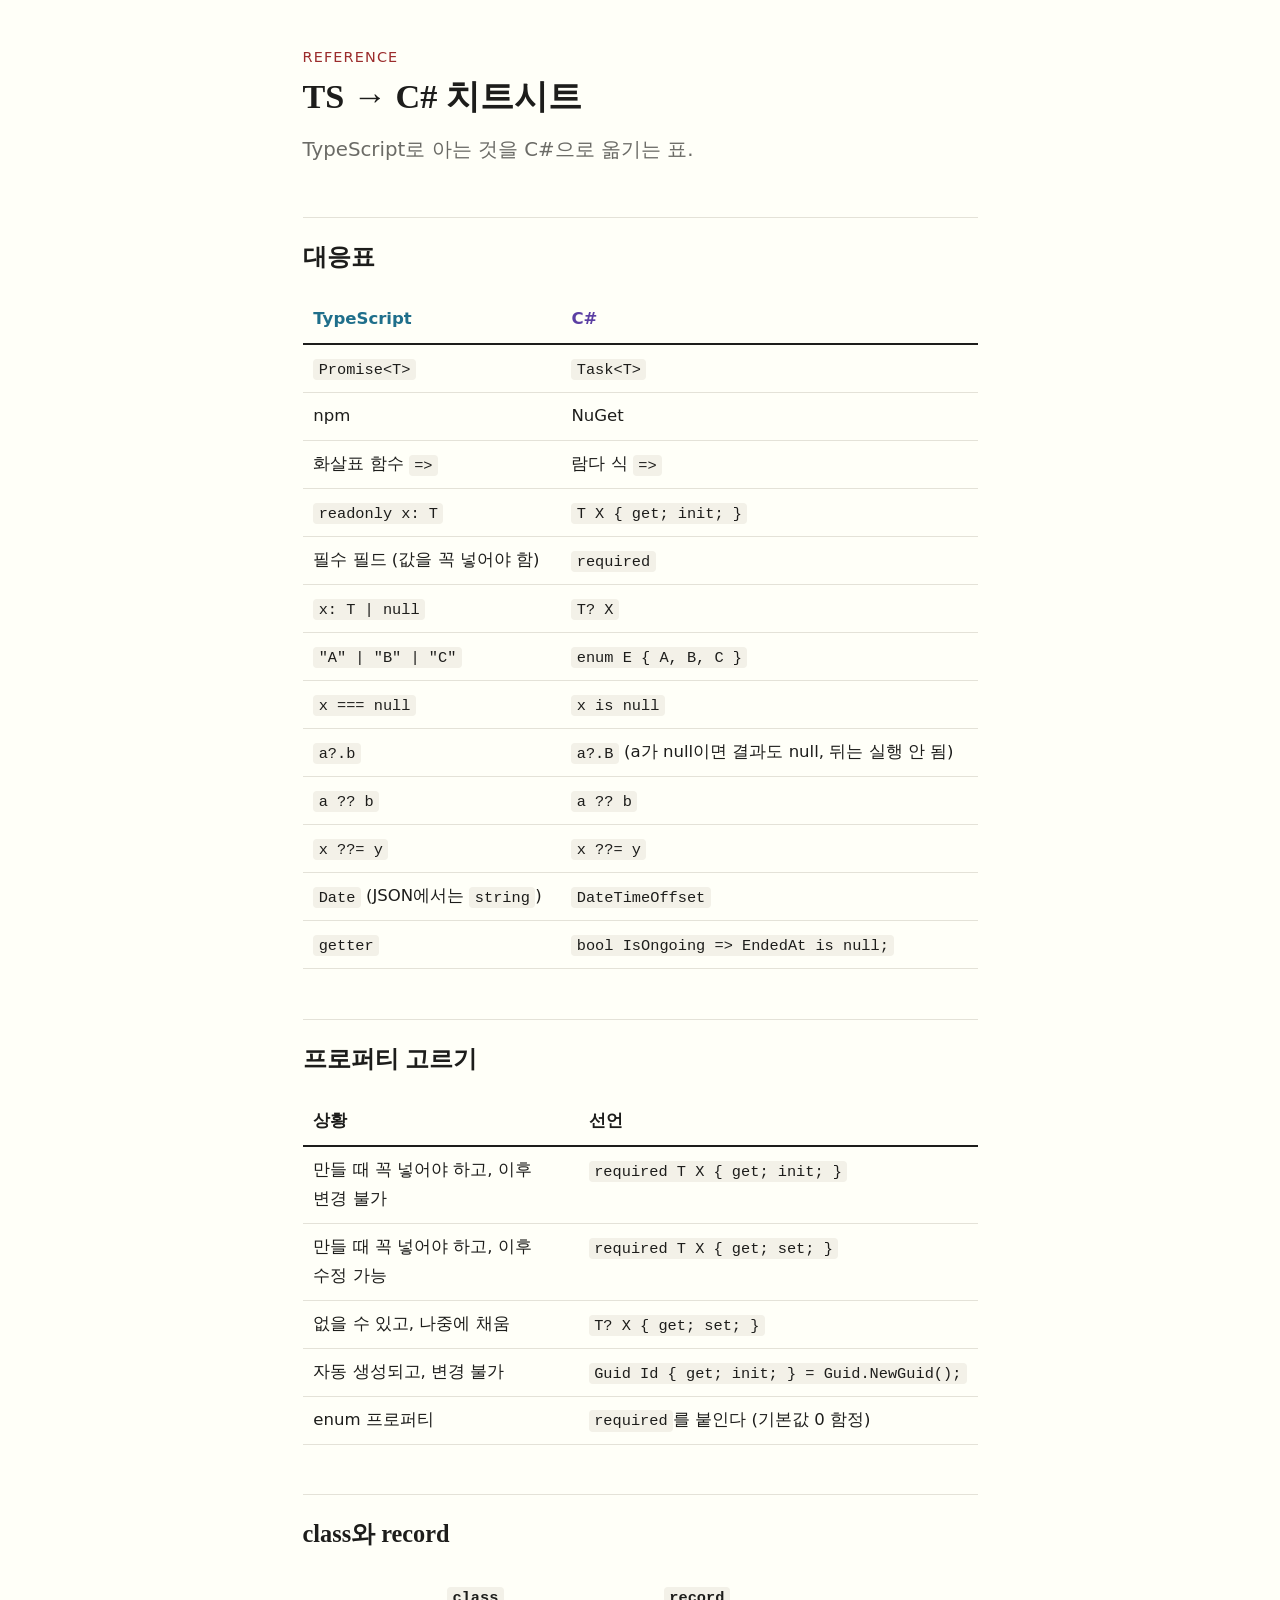
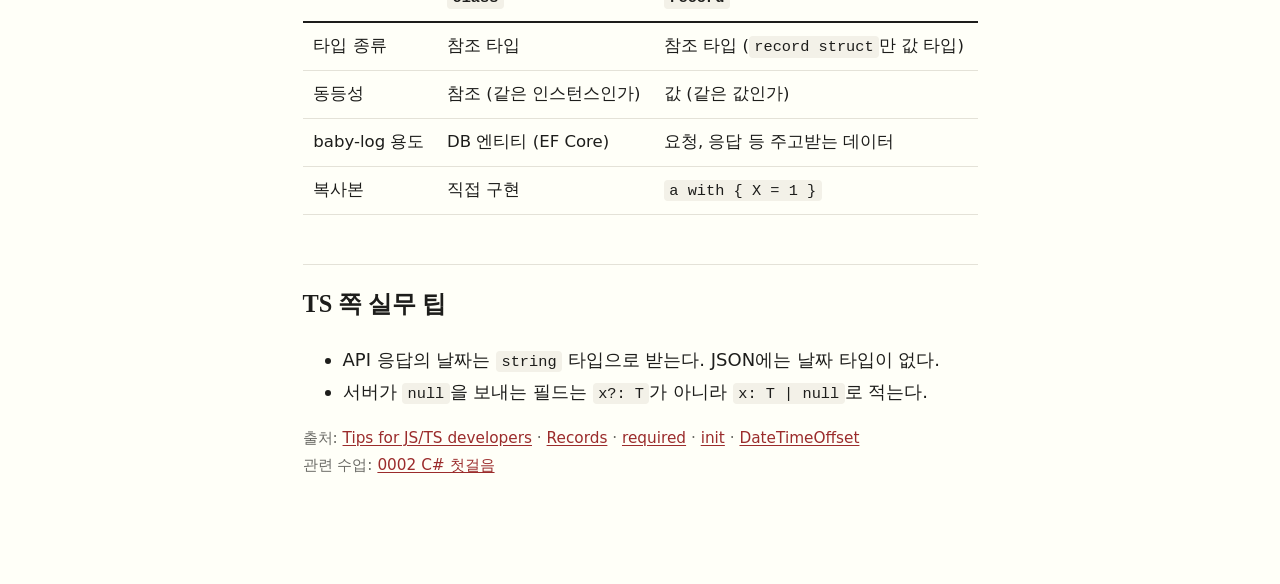
<file: reference/csharp-for-ts.html>
<!DOCTYPE html>
<html lang="ko">
<head>
<meta charset="utf-8">
<meta name="viewport" content="width=device-width, initial-scale=1">
<title>TS → C# 치트시트</title>
<link rel="stylesheet" href="../assets/style.css">
</head>
<body>
<main>
<p class="kicker">Reference</p>
<h1>TS → C# 치트시트</h1>
<p class="lede">TypeScript로 아는 것을 C#으로 옮기는 표.</p>

<h2>대응표</h2>
<table>
<thead><tr><th><span class="fe">TypeScript</span></th><th><span class="be">C#</span></th></tr></thead>
<tbody>
<tr><td><code>Promise&lt;T&gt;</code></td><td><code>Task&lt;T&gt;</code></td></tr>
<tr><td>npm</td><td>NuGet</td></tr>
<tr><td>화살표 함수 <code>=&gt;</code></td><td>람다 식 <code>=&gt;</code></td></tr>
<tr><td><code>readonly x: T</code></td><td><code>T X { get; init; }</code></td></tr>
<tr><td>필수 필드 (값을 꼭 넣어야 함)</td><td><code>required</code></td></tr>
<tr><td><code>x: T | null</code></td><td><code>T? X</code></td></tr>
<tr><td><code>"A" | "B" | "C"</code></td><td><code>enum E { A, B, C }</code></td></tr>
<tr><td><code>x === null</code></td><td><code>x is null</code></td></tr>
<tr><td><code>a?.b</code></td><td><code>a?.B</code> (a가 null이면 결과도 null, 뒤는 실행 안 됨)</td></tr>
<tr><td><code>a ?? b</code></td><td><code>a ?? b</code></td></tr>
<tr><td><code>x ??= y</code></td><td><code>x ??= y</code></td></tr>
<tr><td><code>Date</code> (JSON에서는 <code>string</code>)</td><td><code>DateTimeOffset</code></td></tr>
<tr><td><code>getter</code></td><td><code>bool IsOngoing =&gt; EndedAt is null;</code></td></tr>
</tbody>
</table>

<h2>프로퍼티 고르기</h2>
<table>
<thead><tr><th>상황</th><th>선언</th></tr></thead>
<tbody>
<tr><td>만들 때 꼭 넣어야 하고, 이후 변경 불가</td><td><code>required T X { get; init; }</code></td></tr>
<tr><td>만들 때 꼭 넣어야 하고, 이후 수정 가능</td><td><code>required T X { get; set; }</code></td></tr>
<tr><td>없을 수 있고, 나중에 채움</td><td><code>T? X { get; set; }</code></td></tr>
<tr><td>자동 생성되고, 변경 불가</td><td><code>Guid Id { get; init; } = Guid.NewGuid();</code></td></tr>
<tr><td>enum 프로퍼티</td><td><code>required</code>를 붙인다 (기본값 0 함정)</td></tr>
</tbody>
</table>

<h2>class와 record</h2>
<table>
<thead><tr><th></th><th><code>class</code></th><th><code>record</code></th></tr></thead>
<tbody>
<tr><td>타입 종류</td><td>참조 타입</td><td>참조 타입 (<code>record struct</code>만 값 타입)</td></tr>
<tr><td>동등성</td><td>참조 (같은 인스턴스인가)</td><td>값 (같은 값인가)</td></tr>
<tr><td>baby-log 용도</td><td>DB 엔티티 (EF Core)</td><td>요청, 응답 등 주고받는 데이터</td></tr>
<tr><td>복사본</td><td>직접 구현</td><td><code>a with { X = 1 }</code></td></tr>
</tbody>
</table>

<h2>TS 쪽 실무 팁</h2>
<ul>
<li>API 응답의 날짜는 <code>string</code> 타입으로 받는다. JSON에는 날짜 타입이 없다.</li>
<li>서버가 <code>null</code>을 보내는 필드는 <code>x?: T</code>가 아니라 <code>x: T | null</code>로 적는다.</li>
</ul>

<p class="sources">출처: <a href="https://learn.microsoft.com/en-us/dotnet/csharp/tour-of-csharp/tips-for-javascript-developers">Tips for JS/TS developers</a> · <a href="https://learn.microsoft.com/en-us/dotnet/csharp/language-reference/builtin-types/record">Records</a> · <a href="https://learn.microsoft.com/en-us/dotnet/csharp/language-reference/keywords/required">required</a> · <a href="https://learn.microsoft.com/en-us/dotnet/csharp/language-reference/keywords/init">init</a> · <a href="https://learn.microsoft.com/en-us/dotnet/standard/datetime/choosing-between-datetime">DateTimeOffset</a><br>
관련 수업: <a href="../lessons/0002-csharp-first-steps.html">0002 C# 첫걸음</a></p>
</main>
</body>
</html>
</file>
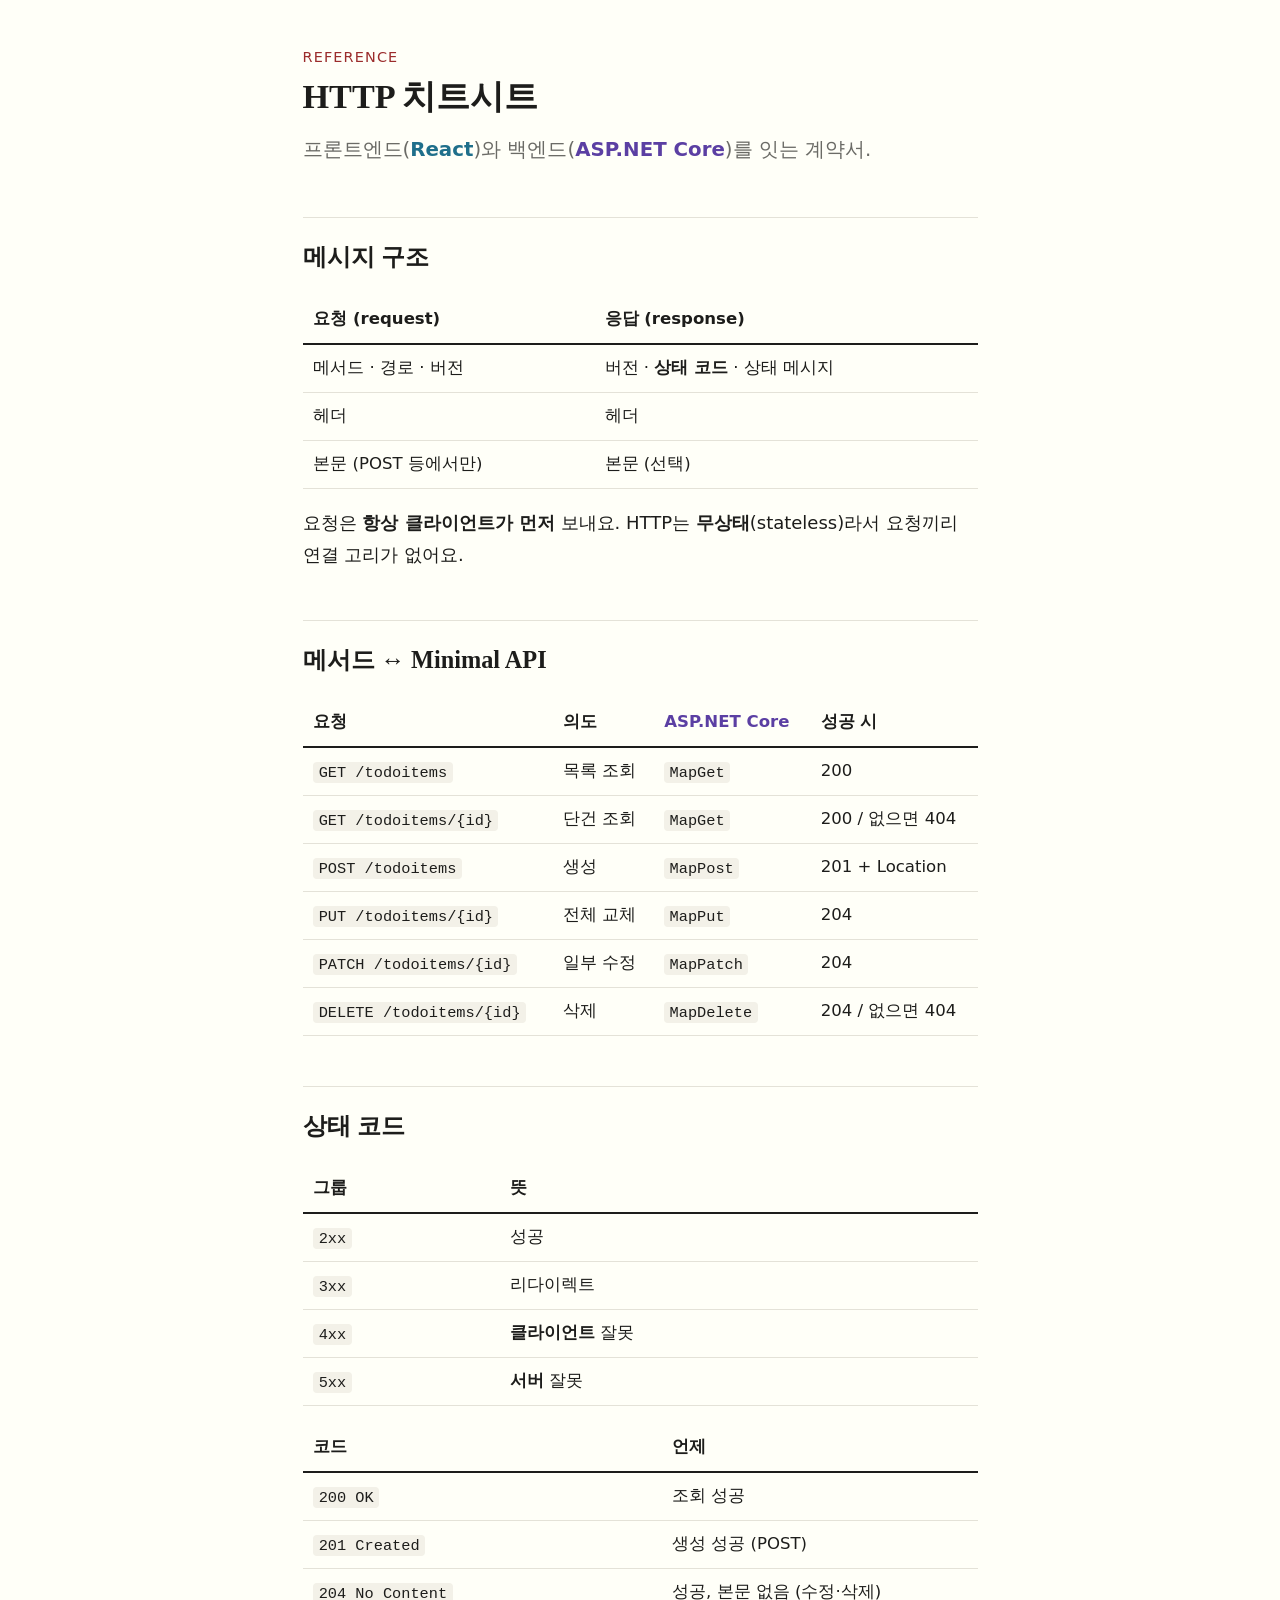
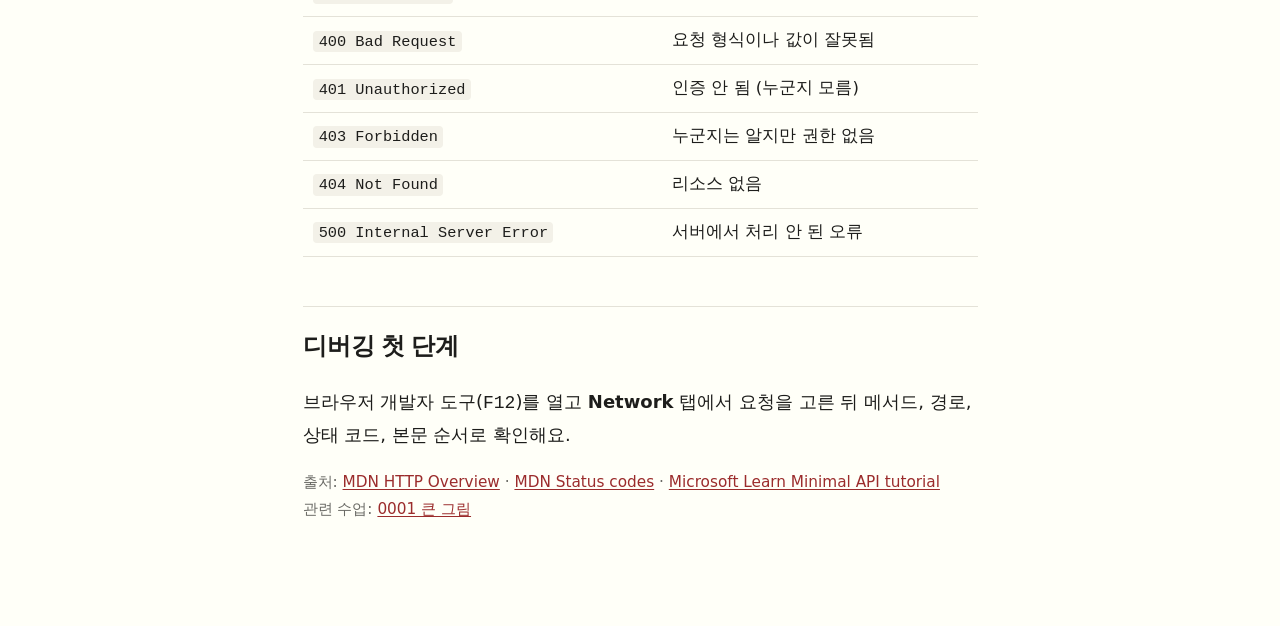
<file: reference/http-cheatsheet.html>
<!DOCTYPE html>
<html lang="ko">
<head>
<meta charset="utf-8">
<meta name="viewport" content="width=device-width, initial-scale=1">
<title>HTTP 치트시트</title>
<link rel="stylesheet" href="../assets/style.css">
</head>
<body>
<main>
<p class="kicker">Reference</p>
<h1>HTTP 치트시트</h1>
<p class="lede">프론트엔드(<span class="fe">React</span>)와 백엔드(<span class="be">ASP.NET Core</span>)를 잇는 계약서.</p>

<h2>메시지 구조</h2>
<table>
<thead><tr><th>요청 (request)</th><th>응답 (response)</th></tr></thead>
<tbody>
<tr><td>메서드 · 경로 · 버전</td><td>버전 · <strong>상태 코드</strong> · 상태 메시지</td></tr>
<tr><td>헤더</td><td>헤더</td></tr>
<tr><td>본문 (POST 등에서만)</td><td>본문 (선택)</td></tr>
</tbody>
</table>
<p>요청은 <strong>항상 클라이언트가 먼저</strong> 보내요. HTTP는 <strong>무상태</strong>(stateless)라서 요청끼리 연결 고리가 없어요.</p>

<h2>메서드 ↔ Minimal API</h2>
<table>
<thead><tr><th>요청</th><th>의도</th><th><span class="be">ASP.NET Core</span></th><th>성공 시</th></tr></thead>
<tbody>
<tr><td><code>GET /todoitems</code></td><td>목록 조회</td><td><code>MapGet</code></td><td>200</td></tr>
<tr><td><code>GET /todoitems/{id}</code></td><td>단건 조회</td><td><code>MapGet</code></td><td>200 / 없으면 404</td></tr>
<tr><td><code>POST /todoitems</code></td><td>생성</td><td><code>MapPost</code></td><td>201 + Location</td></tr>
<tr><td><code>PUT /todoitems/{id}</code></td><td>전체 교체</td><td><code>MapPut</code></td><td>204</td></tr>
<tr><td><code>PATCH /todoitems/{id}</code></td><td>일부 수정</td><td><code>MapPatch</code></td><td>204</td></tr>
<tr><td><code>DELETE /todoitems/{id}</code></td><td>삭제</td><td><code>MapDelete</code></td><td>204 / 없으면 404</td></tr>
</tbody>
</table>

<h2>상태 코드</h2>
<table>
<thead><tr><th>그룹</th><th>뜻</th></tr></thead>
<tbody>
<tr><td><code>2xx</code></td><td>성공</td></tr>
<tr><td><code>3xx</code></td><td>리다이렉트</td></tr>
<tr><td><code>4xx</code></td><td><strong>클라이언트</strong> 잘못</td></tr>
<tr><td><code>5xx</code></td><td><strong>서버</strong> 잘못</td></tr>
</tbody>
</table>
<table>
<thead><tr><th>코드</th><th>언제</th></tr></thead>
<tbody>
<tr><td><code>200 OK</code></td><td>조회 성공</td></tr>
<tr><td><code>201 Created</code></td><td>생성 성공 (POST)</td></tr>
<tr><td><code>204 No Content</code></td><td>성공, 본문 없음 (수정·삭제)</td></tr>
<tr><td><code>400 Bad Request</code></td><td>요청 형식이나 값이 잘못됨</td></tr>
<tr><td><code>401 Unauthorized</code></td><td>인증 안 됨 (누군지 모름)</td></tr>
<tr><td><code>403 Forbidden</code></td><td>누군지는 알지만 권한 없음</td></tr>
<tr><td><code>404 Not Found</code></td><td>리소스 없음</td></tr>
<tr><td><code>500 Internal Server Error</code></td><td>서버에서 처리 안 된 오류</td></tr>
</tbody>
</table>

<h2>디버깅 첫 단계</h2>
<p>브라우저 개발자 도구(<kbd>F12</kbd>)를 열고 <strong>Network</strong> 탭에서 요청을 고른 뒤 메서드, 경로, 상태 코드, 본문 순서로 확인해요.</p>

<p class="sources">출처: <a href="https://developer.mozilla.org/en-US/docs/Web/HTTP/Guides/Overview">MDN HTTP Overview</a> · <a href="https://developer.mozilla.org/en-US/docs/Web/HTTP/Reference/Status">MDN Status codes</a> · <a href="https://learn.microsoft.com/en-us/aspnet/core/tutorials/min-web-api">Microsoft Learn Minimal API tutorial</a><br>
관련 수업: <a href="../lessons/0001-http-big-picture.html">0001 큰 그림</a></p>
</main>
</body>
</html>
</file>
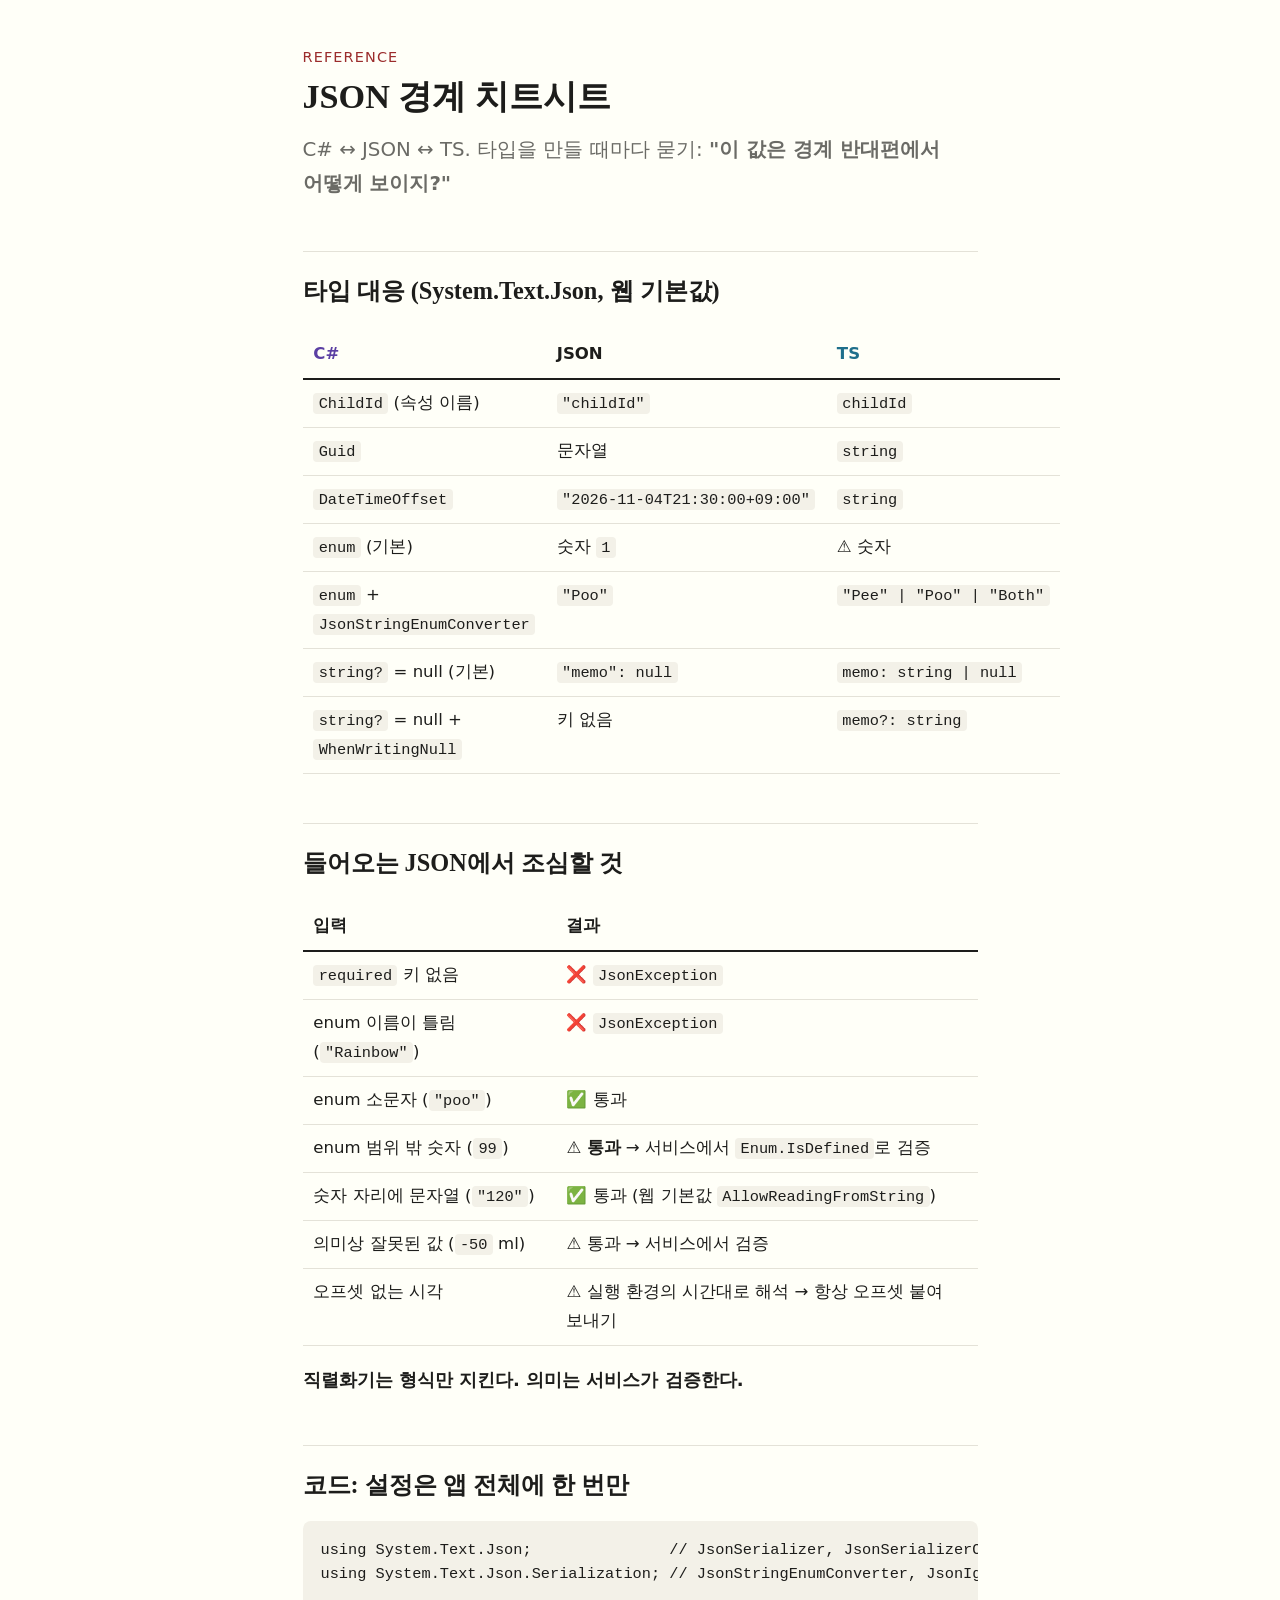
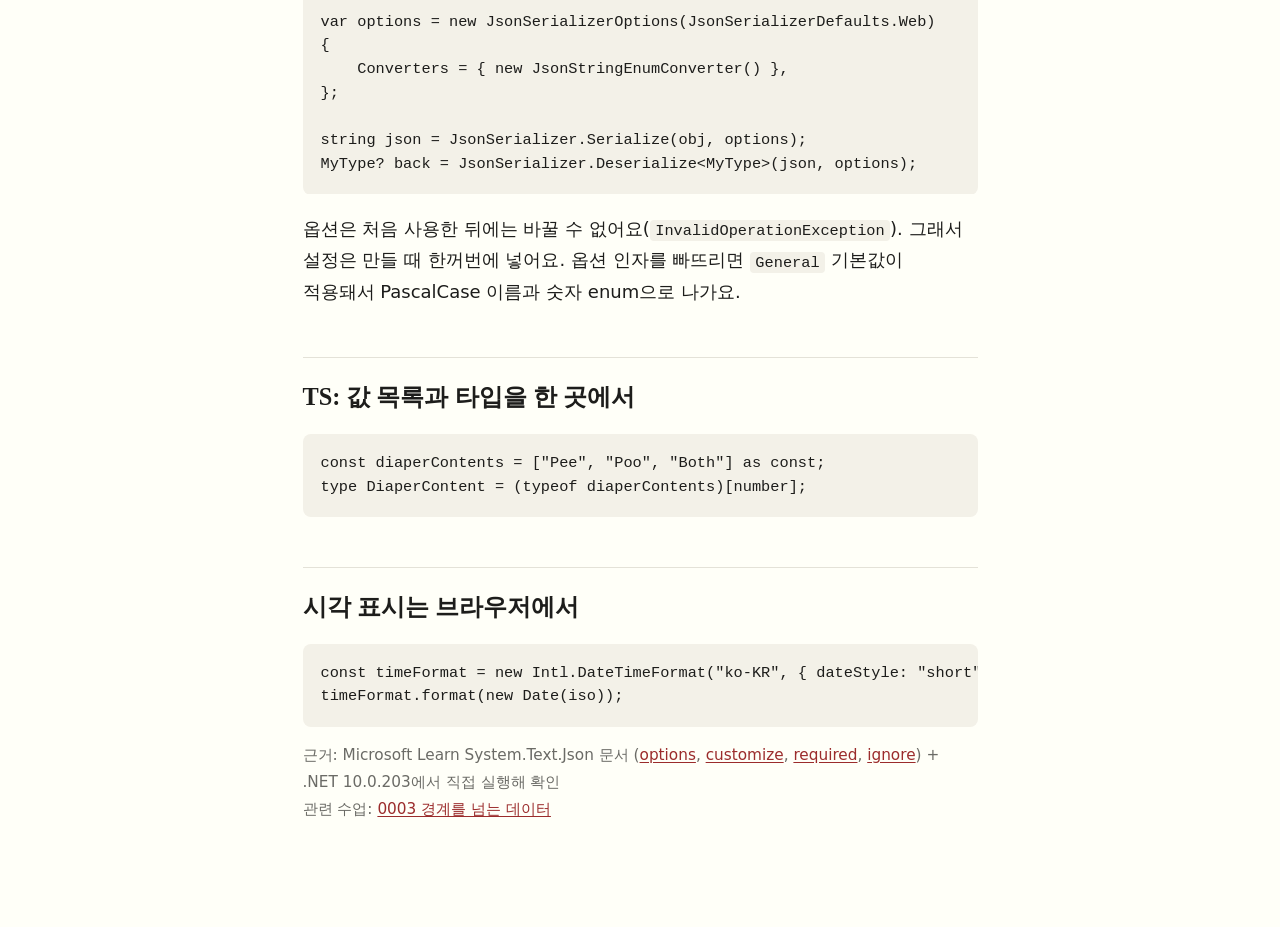
<file: reference/json-boundary.html>
<!DOCTYPE html>
<html lang="ko">
<head>
<meta charset="utf-8">
<meta name="viewport" content="width=device-width, initial-scale=1">
<title>JSON 경계 치트시트</title>
<link rel="stylesheet" href="../assets/style.css">
</head>
<body>
<main>
<p class="kicker">Reference</p>
<h1>JSON 경계 치트시트</h1>
<p class="lede">C# ↔ JSON ↔ TS. 타입을 만들 때마다 묻기: <strong>"이 값은 경계 반대편에서 어떻게 보이지?"</strong></p>

<h2>타입 대응 (System.Text.Json, 웹 기본값)</h2>
<table>
<thead><tr><th><span class="be">C#</span></th><th>JSON</th><th><span class="fe">TS</span></th></tr></thead>
<tbody>
<tr><td><code>ChildId</code> (속성 이름)</td><td><code>"childId"</code></td><td><code>childId</code></td></tr>
<tr><td><code>Guid</code></td><td>문자열</td><td><code>string</code></td></tr>
<tr><td><code>DateTimeOffset</code></td><td><code>"2026-11-04T21:30:00+09:00"</code></td><td><code>string</code></td></tr>
<tr><td><code>enum</code> (기본)</td><td>숫자 <code>1</code></td><td>⚠️ 숫자</td></tr>
<tr><td><code>enum</code> + <code>JsonStringEnumConverter</code></td><td><code>"Poo"</code></td><td><code>"Pee" | "Poo" | "Both"</code></td></tr>
<tr><td><code>string?</code> = null (기본)</td><td><code>"memo": null</code></td><td><code>memo: string | null</code></td></tr>
<tr><td><code>string?</code> = null + <code>WhenWritingNull</code></td><td>키 없음</td><td><code>memo?: string</code></td></tr>
</tbody>
</table>

<h2>들어오는 JSON에서 조심할 것</h2>
<table>
<thead><tr><th>입력</th><th>결과</th></tr></thead>
<tbody>
<tr><td><code>required</code> 키 없음</td><td>❌ <code>JsonException</code></td></tr>
<tr><td>enum 이름이 틀림 (<code>"Rainbow"</code>)</td><td>❌ <code>JsonException</code></td></tr>
<tr><td>enum 소문자 (<code>"poo"</code>)</td><td>✅ 통과</td></tr>
<tr><td>enum 범위 밖 숫자 (<code>99</code>)</td><td>⚠️ <strong>통과</strong> → 서비스에서 <code>Enum.IsDefined</code>로 검증</td></tr>
<tr><td>숫자 자리에 문자열 (<code>"120"</code>)</td><td>✅ 통과 (웹 기본값 <code>AllowReadingFromString</code>)</td></tr>
<tr><td>의미상 잘못된 값 (<code>-50</code> ml)</td><td>⚠️ 통과 → 서비스에서 검증</td></tr>
<tr><td>오프셋 없는 시각</td><td>⚠️ 실행 환경의 시간대로 해석 → 항상 오프셋 붙여 보내기</td></tr>
</tbody>
</table>
<p><strong>직렬화기는 형식만 지킨다. 의미는 서비스가 검증한다.</strong></p>

<h2>코드: 설정은 앱 전체에 한 번만</h2>
<pre>using System.Text.Json;               // JsonSerializer, JsonSerializerOptions, JsonSerializerDefaults
using System.Text.Json.Serialization; // JsonStringEnumConverter, JsonIgnoreCondition

var options = new JsonSerializerOptions(JsonSerializerDefaults.Web)
{
    Converters = { new JsonStringEnumConverter() },
};

string json = JsonSerializer.Serialize(obj, options);
MyType? back = JsonSerializer.Deserialize&lt;MyType&gt;(json, options);</pre>
<p>옵션은 처음 사용한 뒤에는 바꿀 수 없어요(<code>InvalidOperationException</code>). 그래서 설정은 만들 때 한꺼번에 넣어요. 옵션 인자를 빠뜨리면 <code>General</code> 기본값이 적용돼서 PascalCase 이름과 숫자 enum으로 나가요.</p>

<h2>TS: 값 목록과 타입을 한 곳에서</h2>
<pre>const diaperContents = ["Pee", "Poo", "Both"] as const;
type DiaperContent = (typeof diaperContents)[number];</pre>

<h2>시각 표시는 브라우저에서</h2>
<pre>const timeFormat = new Intl.DateTimeFormat("ko-KR", { dateStyle: "short", timeStyle: "short" });
timeFormat.format(new Date(iso));</pre>

<p class="sources">근거: Microsoft Learn System.Text.Json 문서 (<a href="https://learn.microsoft.com/en-us/dotnet/standard/serialization/system-text-json/configure-options">options</a>, <a href="https://learn.microsoft.com/en-us/dotnet/standard/serialization/system-text-json/customize-properties">customize</a>, <a href="https://learn.microsoft.com/en-us/dotnet/standard/serialization/system-text-json/required-properties">required</a>, <a href="https://learn.microsoft.com/en-us/dotnet/standard/serialization/system-text-json/ignore-properties">ignore</a>) + .NET 10.0.203에서 직접 실행해 확인<br>
관련 수업: <a href="../lessons/0003-data-across-boundaries.html">0003 경계를 넘는 데이터</a></p>
</main>
</body>
</html>
</file>
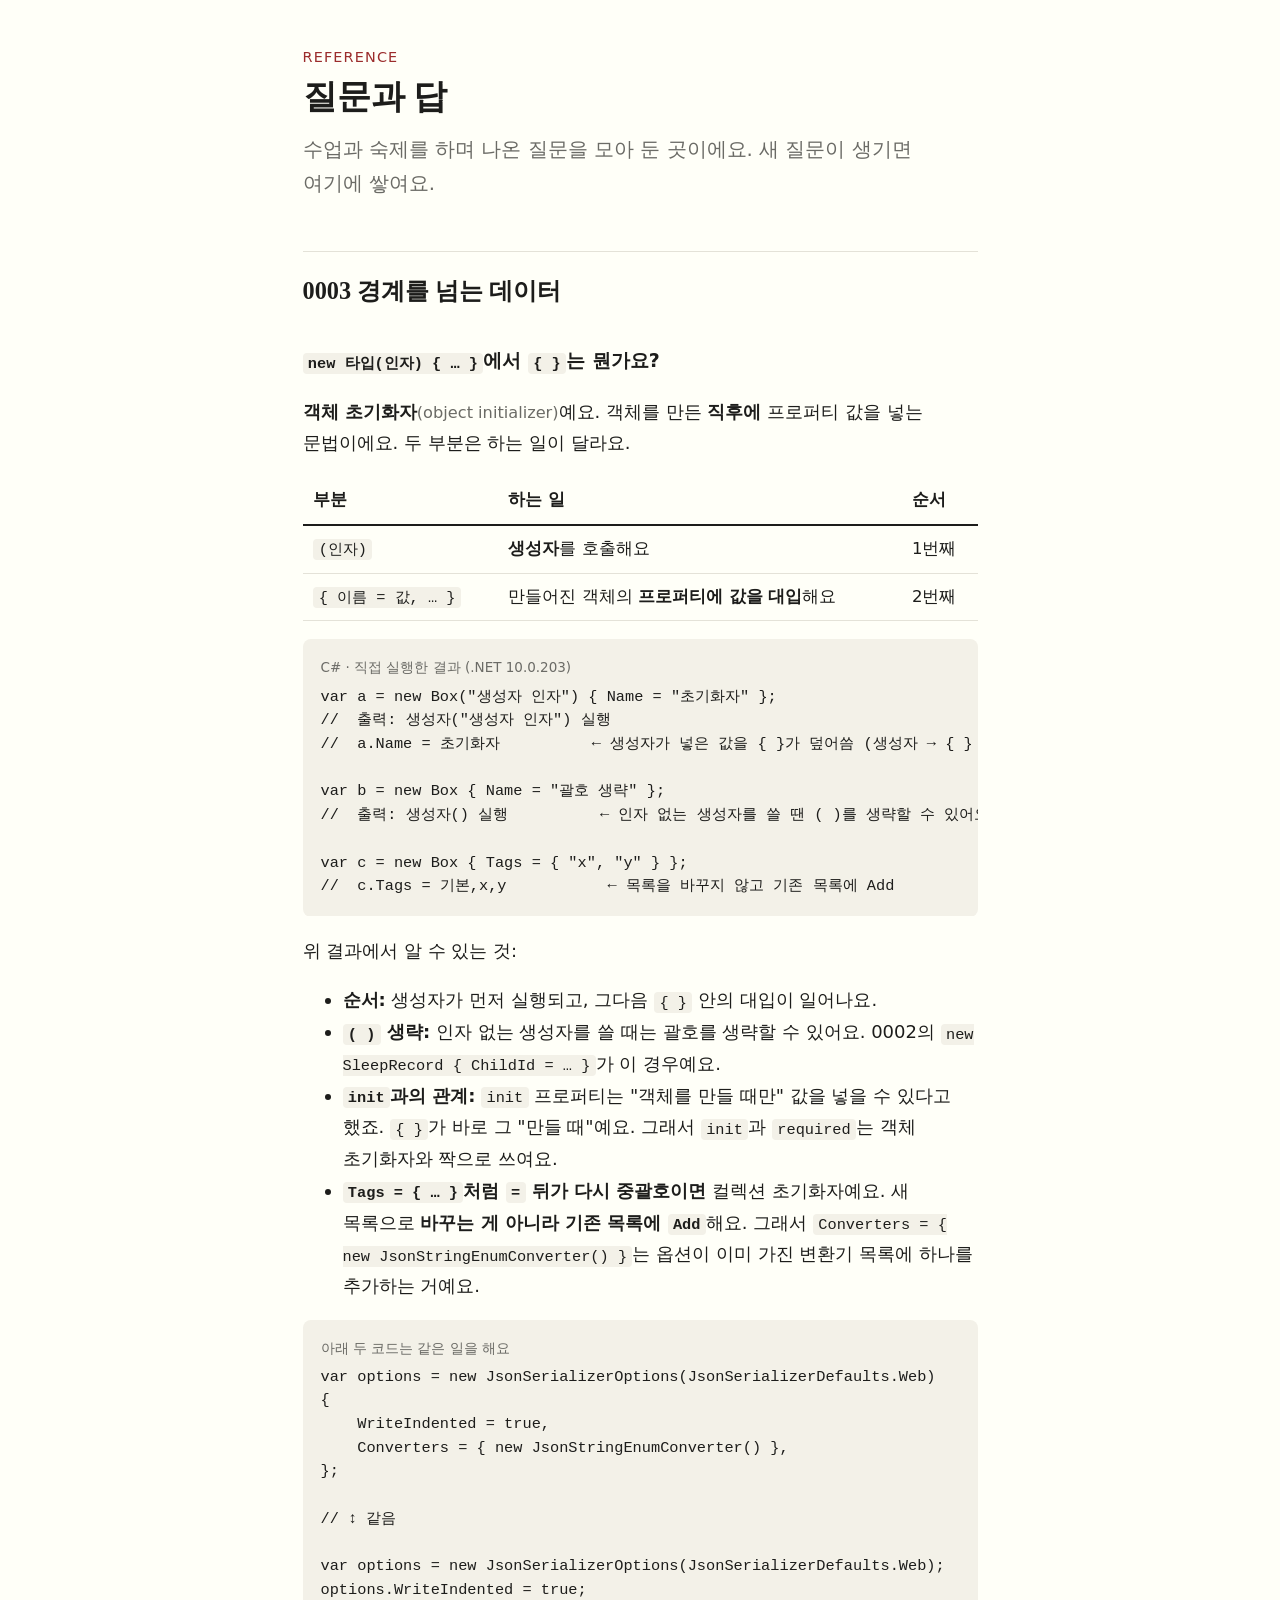
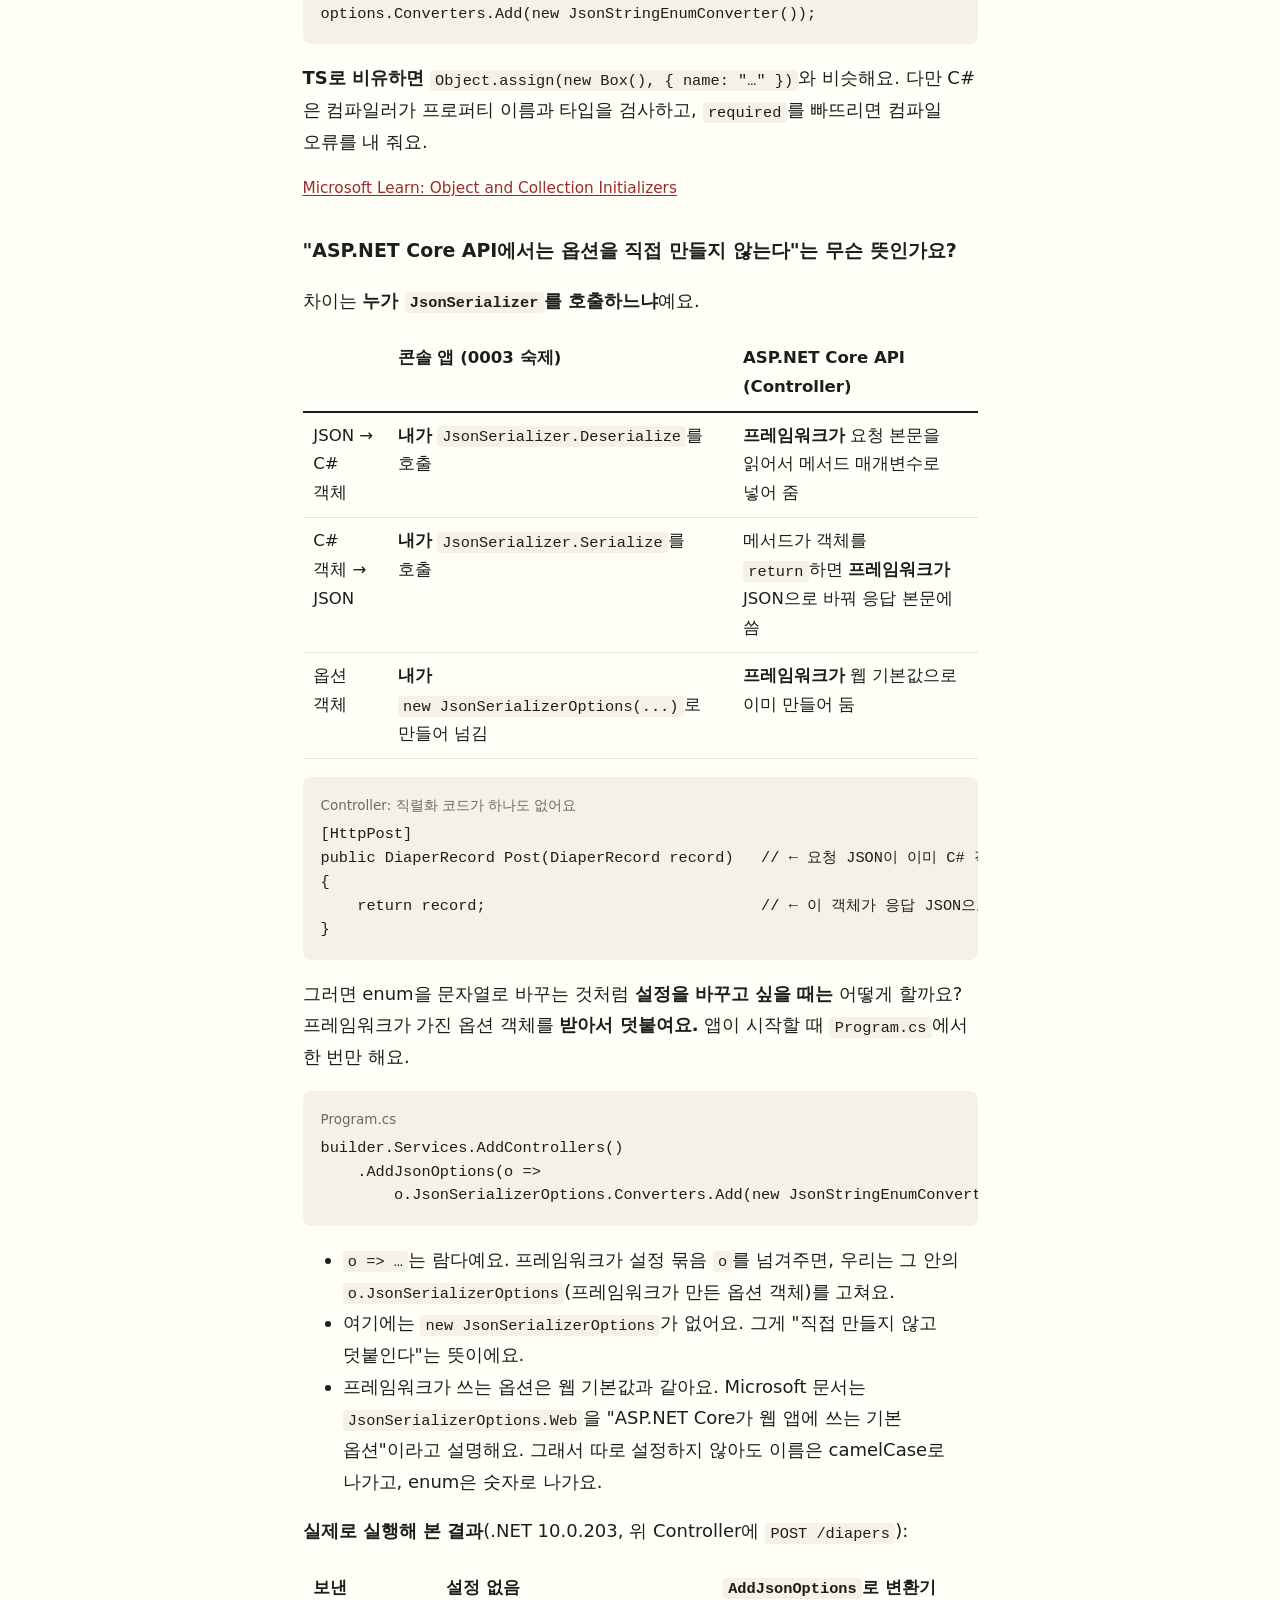
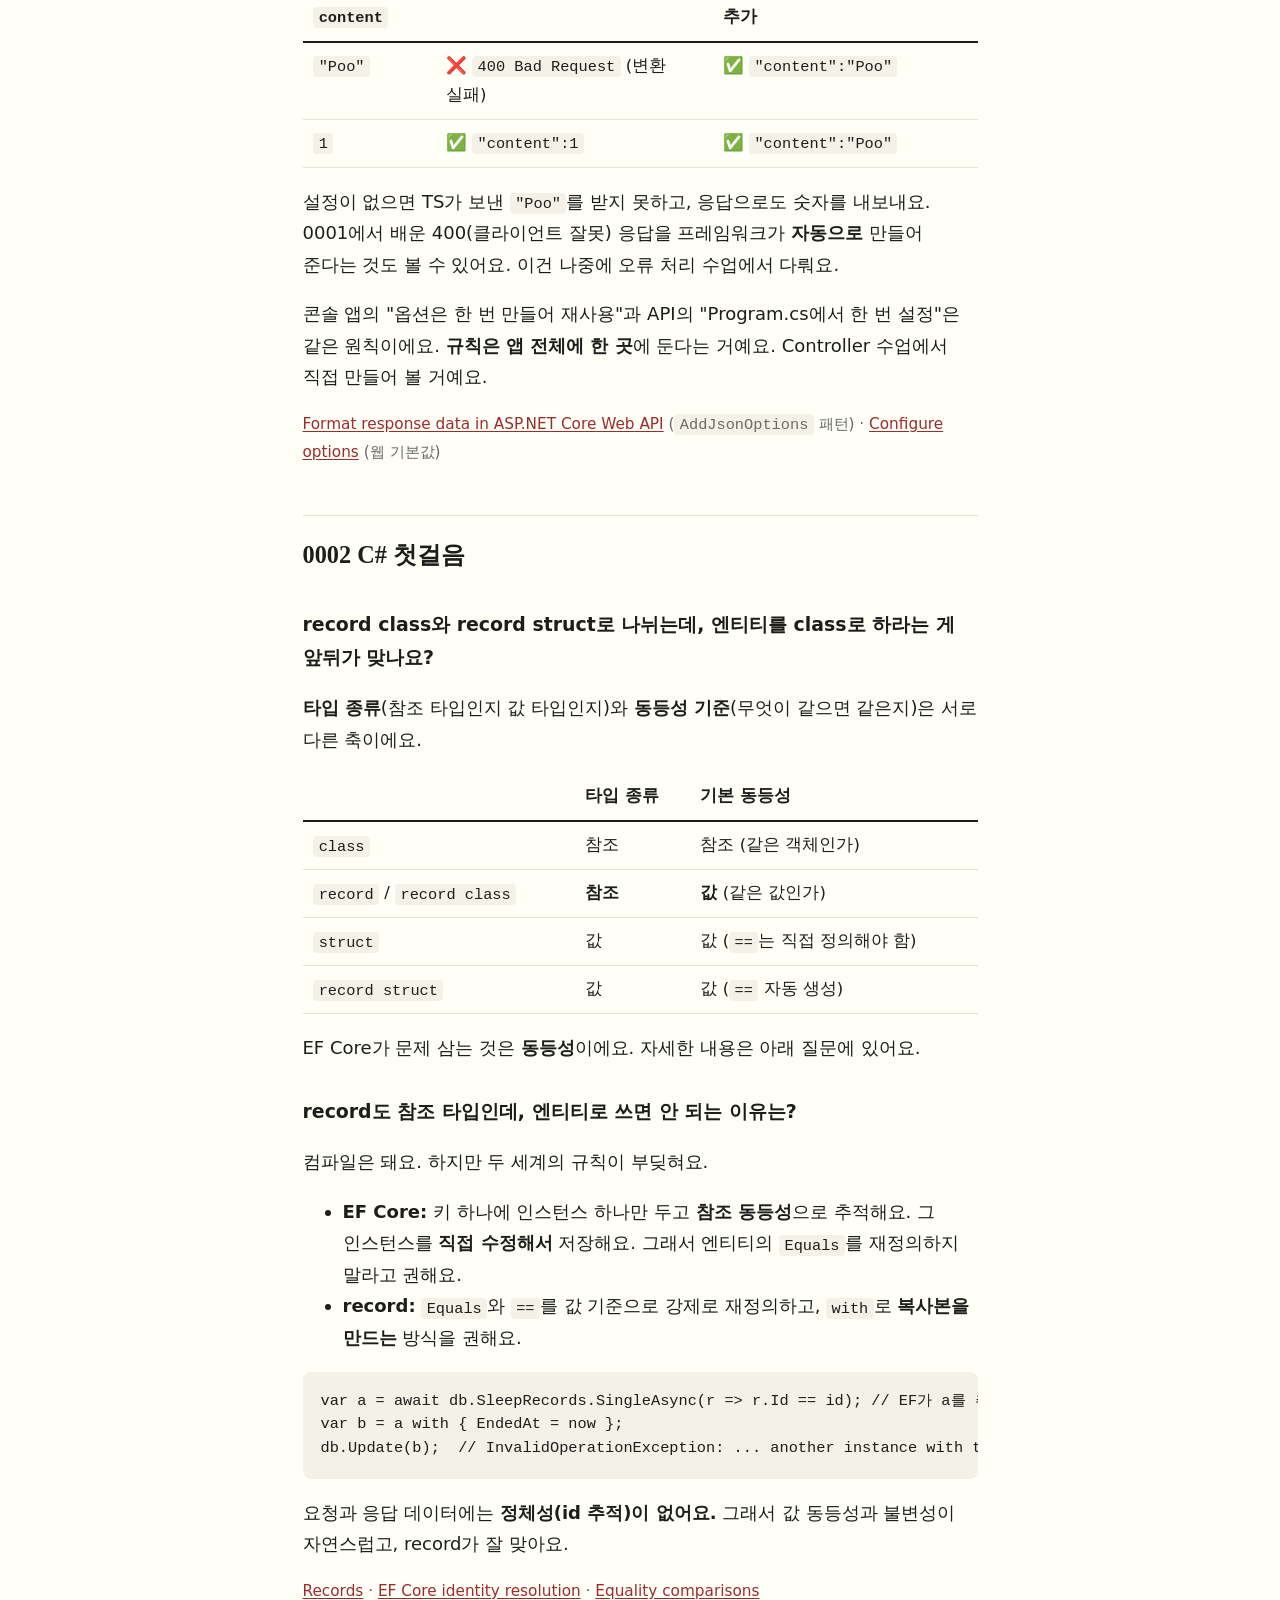
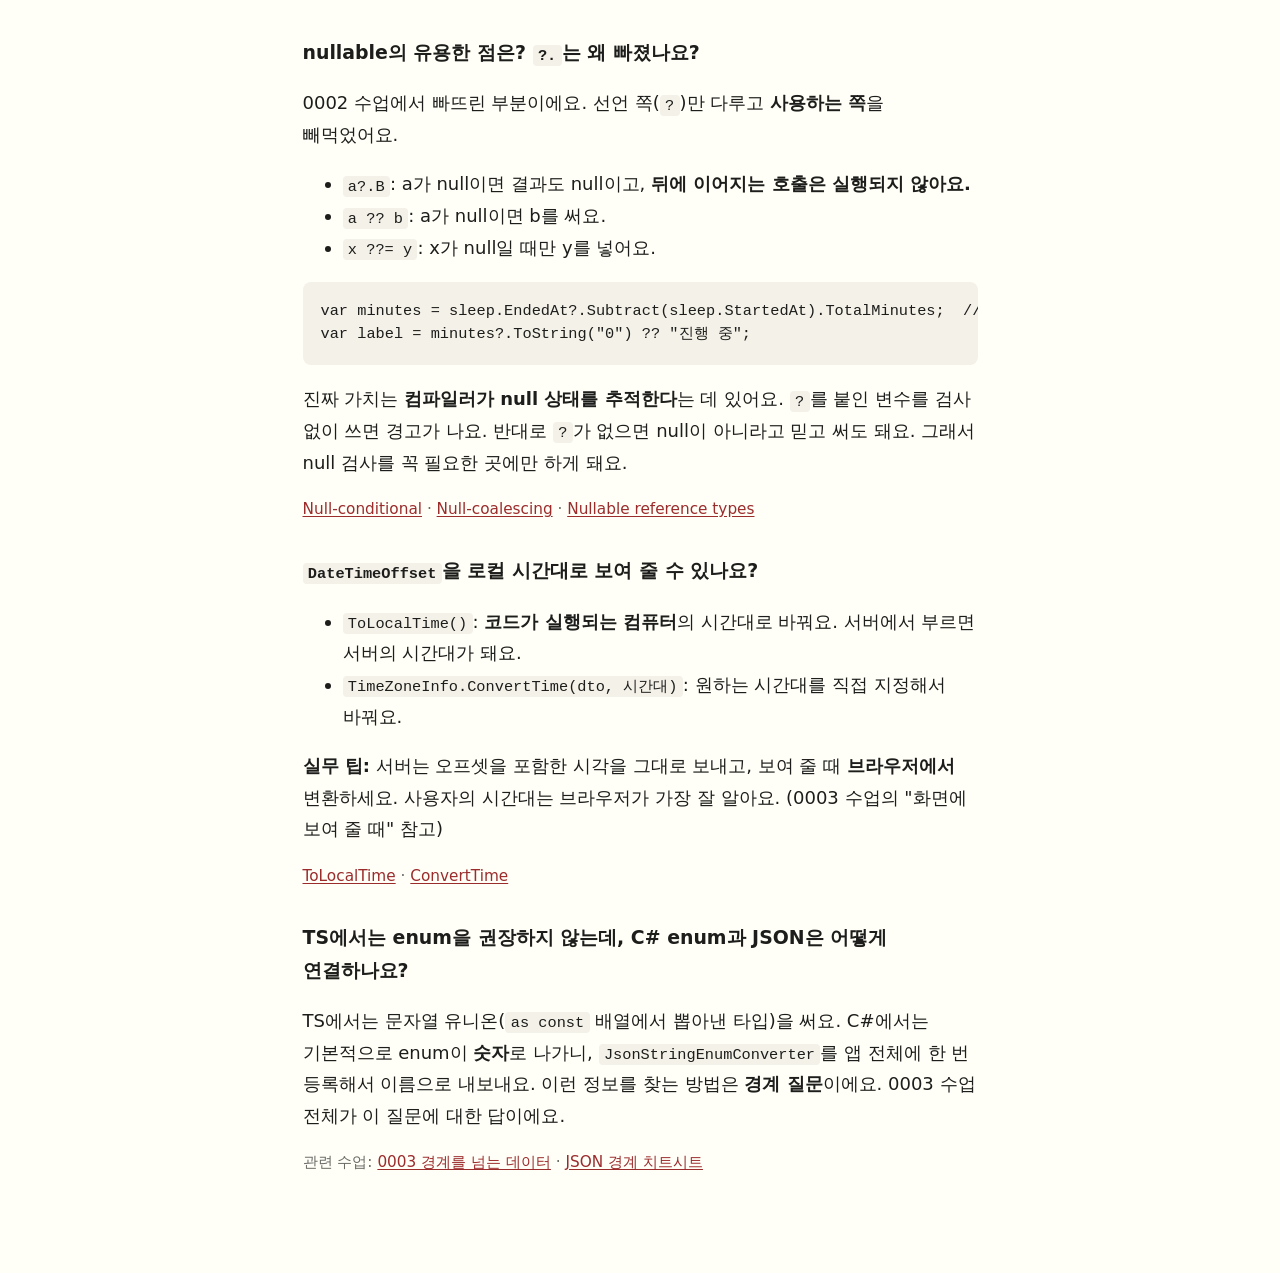
<file: reference/qna.html>
<!DOCTYPE html>
<html lang="ko">
<head>
<meta charset="utf-8">
<meta name="viewport" content="width=device-width, initial-scale=1">
<title>질문과 답</title>
<link rel="stylesheet" href="../assets/style.css">
</head>
<body>
<main>
<p class="kicker">Reference</p>
<h1>질문과 답</h1>
<p class="lede">수업과 숙제를 하며 나온 질문을 모아 둔 곳이에요. 새 질문이 생기면 여기에 쌓여요.</p>

<h2>0003 경계를 넘는 데이터</h2>

<h3><code>new 타입(인자) { … }</code>에서 <code>{ }</code>는 뭔가요?</h3>
<p><strong>객체 초기화자</strong><span class="en">(object initializer)</span>예요. 객체를 만든 <strong>직후에</strong> 프로퍼티 값을 넣는 문법이에요. 두 부분은 하는 일이 달라요.</p>
<table>
<thead><tr><th>부분</th><th>하는 일</th><th>순서</th></tr></thead>
<tbody>
<tr><td><code>(인자)</code></td><td><strong>생성자</strong>를 호출해요</td><td>1번째</td></tr>
<tr><td><code>{ 이름 = 값, … }</code></td><td>만들어진 객체의 <strong>프로퍼티에 값을 대입</strong>해요</td><td>2번째</td></tr>
</tbody>
</table>
<pre><span class="label">C# · 직접 실행한 결과 (.NET 10.0.203)</span>var a = new Box("생성자 인자") { Name = "초기화자" };
//  출력: 생성자("생성자 인자") 실행
//  a.Name = 초기화자          ← 생성자가 넣은 값을 { }가 덮어씀 (생성자 → { } 순서)

var b = new Box { Name = "괄호 생략" };
//  출력: 생성자() 실행          ← 인자 없는 생성자를 쓸 땐 ( )를 생략할 수 있어요

var c = new Box { Tags = { "x", "y" } };
//  c.Tags = 기본,x,y           ← 목록을 바꾸지 않고 기존 목록에 Add</pre>
<p>위 결과에서 알 수 있는 것:</p>
<ul>
<li><strong>순서:</strong> 생성자가 먼저 실행되고, 그다음 <code>{ }</code> 안의 대입이 일어나요.</li>
<li><strong><code>( )</code> 생략:</strong> 인자 없는 생성자를 쓸 때는 괄호를 생략할 수 있어요. 0002의 <code>new SleepRecord { ChildId = … }</code>가 이 경우예요.</li>
<li><strong><code>init</code>과의 관계:</strong> <code>init</code> 프로퍼티는 "객체를 만들 때만" 값을 넣을 수 있다고 했죠. <code>{ }</code>가 바로 그 "만들 때"예요. 그래서 <code>init</code>과 <code>required</code>는 객체 초기화자와 짝으로 쓰여요.</li>
<li><strong><code>Tags = { … }</code>처럼 <code>=</code> 뒤가 다시 중괄호이면</strong> 컬렉션 초기화자예요. 새 목록으로 <strong>바꾸는 게 아니라 기존 목록에 <code>Add</code></strong>해요. 그래서 <code>Converters = { new JsonStringEnumConverter() }</code>는 옵션이 이미 가진 변환기 목록에 하나를 추가하는 거예요.</li>
</ul>
<pre><span class="label">아래 두 코드는 같은 일을 해요</span>var options = new JsonSerializerOptions(JsonSerializerDefaults.Web)
{
    WriteIndented = true,
    Converters = { new JsonStringEnumConverter() },
};

// ↕ 같음

var options = new JsonSerializerOptions(JsonSerializerDefaults.Web);
options.WriteIndented = true;
options.Converters.Add(new JsonStringEnumConverter());</pre>
<p><strong>TS로 비유하면</strong> <code>Object.assign(new Box(), { name: "…" })</code>와 비슷해요. 다만 C#은 컴파일러가 프로퍼티 이름과 타입을 검사하고, <code>required</code>를 빠뜨리면 컴파일 오류를 내 줘요.</p>
<p class="sources"><a href="https://learn.microsoft.com/en-us/dotnet/csharp/programming-guide/classes-and-structs/object-and-collection-initializers">Microsoft Learn: Object and Collection Initializers</a></p>

<h3>"ASP.NET Core API에서는 옵션을 직접 만들지 않는다"는 무슨 뜻인가요?</h3>
<p>차이는 <strong>누가 <code>JsonSerializer</code>를 호출하느냐</strong>예요.</p>
<table>
<thead><tr><th></th><th>콘솔 앱 (0003 숙제)</th><th>ASP.NET Core API (Controller)</th></tr></thead>
<tbody>
<tr><td>JSON → C# 객체</td><td><strong>내가</strong> <code>JsonSerializer.Deserialize</code>를 호출</td><td><strong>프레임워크가</strong> 요청 본문을 읽어서 메서드 매개변수로 넣어 줌</td></tr>
<tr><td>C# 객체 → JSON</td><td><strong>내가</strong> <code>JsonSerializer.Serialize</code>를 호출</td><td>메서드가 객체를 <code>return</code>하면 <strong>프레임워크가</strong> JSON으로 바꿔 응답 본문에 씀</td></tr>
<tr><td>옵션 객체</td><td><strong>내가</strong> <code>new JsonSerializerOptions(...)</code>로 만들어 넘김</td><td><strong>프레임워크가</strong> 웹 기본값으로 이미 만들어 둠</td></tr>
</tbody>
</table>
<pre><span class="label">Controller: 직렬화 코드가 하나도 없어요</span>[HttpPost]
public DiaperRecord Post(DiaperRecord record)   // ← 요청 JSON이 이미 C# 객체로 들어옴
{
    return record;                              // ← 이 객체가 응답 JSON으로 나감
}</pre>
<p>그러면 enum을 문자열로 바꾸는 것처럼 <strong>설정을 바꾸고 싶을 때는</strong> 어떻게 할까요? 프레임워크가 가진 옵션 객체를 <strong>받아서 덧붙여요.</strong> 앱이 시작할 때 <code>Program.cs</code>에서 한 번만 해요.</p>
<pre><span class="label">Program.cs</span>builder.Services.AddControllers()
    .AddJsonOptions(o =&gt;
        o.JsonSerializerOptions.Converters.Add(new JsonStringEnumConverter()));</pre>
<ul>
<li><code>o =&gt; …</code>는 람다예요. 프레임워크가 설정 묶음 <code>o</code>를 넘겨주면, 우리는 그 안의 <code>o.JsonSerializerOptions</code>(프레임워크가 만든 옵션 객체)를 고쳐요.</li>
<li>여기에는 <code>new JsonSerializerOptions</code>가 없어요. 그게 "직접 만들지 않고 덧붙인다"는 뜻이에요.</li>
<li>프레임워크가 쓰는 옵션은 웹 기본값과 같아요. Microsoft 문서는 <code>JsonSerializerOptions.Web</code>을 "ASP.NET Core가 웹 앱에 쓰는 기본 옵션"이라고 설명해요. 그래서 따로 설정하지 않아도 이름은 camelCase로 나가고, enum은 숫자로 나가요.</li>
</ul>
<p><strong>실제로 실행해 본 결과</strong>(.NET 10.0.203, 위 Controller에 <code>POST /diapers</code>):</p>
<table>
<thead><tr><th>보낸 <code>content</code></th><th>설정 없음</th><th><code>AddJsonOptions</code>로 변환기 추가</th></tr></thead>
<tbody>
<tr><td><code>"Poo"</code></td><td>❌ <code>400 Bad Request</code> (변환 실패)</td><td>✅ <code>"content":"Poo"</code></td></tr>
<tr><td><code>1</code></td><td>✅ <code>"content":1</code></td><td>✅ <code>"content":"Poo"</code></td></tr>
</tbody>
</table>
<p>설정이 없으면 TS가 보낸 <code>"Poo"</code>를 받지 못하고, 응답으로도 숫자를 내보내요. 0001에서 배운 400(클라이언트 잘못) 응답을 프레임워크가 <strong>자동으로</strong> 만들어 준다는 것도 볼 수 있어요. 이건 나중에 오류 처리 수업에서 다뤄요.</p>
<p>콘솔 앱의 "옵션은 한 번 만들어 재사용"과 API의 "Program.cs에서 한 번 설정"은 같은 원칙이에요. <strong>규칙은 앱 전체에 한 곳</strong>에 둔다는 거예요. Controller 수업에서 직접 만들어 볼 거예요.</p>
<p class="sources"><a href="https://learn.microsoft.com/en-us/aspnet/core/web-api/advanced/formatting">Format response data in ASP.NET Core Web API</a> (<code>AddJsonOptions</code> 패턴) · <a href="https://learn.microsoft.com/en-us/dotnet/standard/serialization/system-text-json/configure-options">Configure options</a> (웹 기본값)</p>

<h2>0002 C# 첫걸음</h2>

<h3>record class와 record struct로 나뉘는데, 엔티티를 class로 하라는 게 앞뒤가 맞나요?</h3>
<p><strong>타입 종류</strong>(참조 타입인지 값 타입인지)와 <strong>동등성 기준</strong>(무엇이 같으면 같은지)은 서로 다른 축이에요.</p>
<table>
<thead><tr><th></th><th>타입 종류</th><th>기본 동등성</th></tr></thead>
<tbody>
<tr><td><code>class</code></td><td>참조</td><td>참조 (같은 객체인가)</td></tr>
<tr><td><code>record</code> / <code>record class</code></td><td><strong>참조</strong></td><td><strong>값</strong> (같은 값인가)</td></tr>
<tr><td><code>struct</code></td><td>값</td><td>값 (<code>==</code>는 직접 정의해야 함)</td></tr>
<tr><td><code>record struct</code></td><td>값</td><td>값 (<code>==</code> 자동 생성)</td></tr>
</tbody>
</table>
<p>EF Core가 문제 삼는 것은 <strong>동등성</strong>이에요. 자세한 내용은 아래 질문에 있어요.</p>

<h3>record도 참조 타입인데, 엔티티로 쓰면 안 되는 이유는?</h3>
<p>컴파일은 돼요. 하지만 두 세계의 규칙이 부딪혀요.</p>
<ul>
<li><strong>EF Core:</strong> 키 하나에 인스턴스 하나만 두고 <strong>참조 동등성</strong>으로 추적해요. 그 인스턴스를 <strong>직접 수정해서</strong> 저장해요. 그래서 엔티티의 <code>Equals</code>를 재정의하지 말라고 권해요.</li>
<li><strong>record:</strong> <code>Equals</code>와 <code>==</code>를 값 기준으로 강제로 재정의하고, <code>with</code>로 <strong>복사본을 만드는</strong> 방식을 권해요.</li>
</ul>
<pre>var a = await db.SleepRecords.SingleAsync(r =&gt; r.Id == id); // EF가 a를 추적 중
var b = a with { EndedAt = now };
db.Update(b);  // InvalidOperationException: ... another instance with the key value ... is already being tracked.</pre>
<p>요청과 응답 데이터에는 <strong>정체성(id 추적)이 없어요.</strong> 그래서 값 동등성과 불변성이 자연스럽고, record가 잘 맞아요.</p>
<p class="sources"><a href="https://learn.microsoft.com/en-us/dotnet/csharp/language-reference/builtin-types/record">Records</a> · <a href="https://learn.microsoft.com/en-us/ef/core/change-tracking/identity-resolution">EF Core identity resolution</a> · <a href="https://learn.microsoft.com/en-us/dotnet/csharp/fundamentals/expressions/equality">Equality comparisons</a></p>

<h3>nullable의 유용한 점은? <code>?.</code>는 왜 빠졌나요?</h3>
<p>0002 수업에서 빠뜨린 부분이에요. 선언 쪽(<code>?</code>)만 다루고 <strong>사용하는 쪽</strong>을 빼먹었어요.</p>
<ul>
<li><code>a?.B</code>: a가 null이면 결과도 null이고, <strong>뒤에 이어지는 호출은 실행되지 않아요.</strong></li>
<li><code>a ?? b</code>: a가 null이면 b를 써요.</li>
<li><code>x ??= y</code>: x가 null일 때만 y를 넣어요.</li>
</ul>
<pre>var minutes = sleep.EndedAt?.Subtract(sleep.StartedAt).TotalMinutes;  // 진행 중이면 null
var label = minutes?.ToString("0") ?? "진행 중";</pre>
<p>진짜 가치는 <strong>컴파일러가 null 상태를 추적한다</strong>는 데 있어요. <code>?</code>를 붙인 변수를 검사 없이 쓰면 경고가 나요. 반대로 <code>?</code>가 없으면 null이 아니라고 믿고 써도 돼요. 그래서 null 검사를 꼭 필요한 곳에만 하게 돼요.</p>
<p class="sources"><a href="https://learn.microsoft.com/en-us/dotnet/csharp/language-reference/operators/member-access-operators">Null-conditional</a> · <a href="https://learn.microsoft.com/en-us/dotnet/csharp/language-reference/operators/null-coalescing-operator">Null-coalescing</a> · <a href="https://learn.microsoft.com/en-us/dotnet/csharp/nullable-references">Nullable reference types</a></p>

<h3><code>DateTimeOffset</code>을 로컬 시간대로 보여 줄 수 있나요?</h3>
<ul>
<li><code>ToLocalTime()</code>: <strong>코드가 실행되는 컴퓨터</strong>의 시간대로 바꿔요. 서버에서 부르면 서버의 시간대가 돼요.</li>
<li><code>TimeZoneInfo.ConvertTime(dto, 시간대)</code>: 원하는 시간대를 직접 지정해서 바꿔요.</li>
</ul>
<p><strong>실무 팁:</strong> 서버는 오프셋을 포함한 시각을 그대로 보내고, 보여 줄 때 <strong>브라우저에서</strong> 변환하세요. 사용자의 시간대는 브라우저가 가장 잘 알아요. (0003 수업의 "화면에 보여 줄 때" 참고)</p>
<p class="sources"><a href="https://learn.microsoft.com/en-us/dotnet/api/system.datetimeoffset.tolocaltime">ToLocalTime</a> · <a href="https://learn.microsoft.com/en-us/dotnet/api/system.timezoneinfo.converttime">ConvertTime</a></p>

<h3>TS에서는 enum을 권장하지 않는데, C# enum과 JSON은 어떻게 연결하나요?</h3>
<p>TS에서는 문자열 유니온(<code>as const</code> 배열에서 뽑아낸 타입)을 써요. C#에서는 기본적으로 enum이 <strong>숫자</strong>로 나가니, <code>JsonStringEnumConverter</code>를 앱 전체에 한 번 등록해서 이름으로 내보내요. 이런 정보를 찾는 방법은 <strong>경계 질문</strong>이에요. 0003 수업 전체가 이 질문에 대한 답이에요.</p>
<p class="sources">관련 수업: <a href="../lessons/0003-data-across-boundaries.html">0003 경계를 넘는 데이터</a> · <a href="json-boundary.html">JSON 경계 치트시트</a></p>

</main>
</body>
</html>
</file>
<file: assets/style.css>
/* 공통 스타일시트: 모든 수업(lessons)과 참고 문서(reference)가 링크한다.
   태블릿 우선, 인쇄 친화, 라이트/다크 모드 지원. */

:root {
  --bg: #fffff8;
  --fg: #1d1d1b;
  --muted: #6b6b66;
  --rule: #e4e2d8;
  --accent: #9b2c2c;
  --accent-soft: #f6ecec;
  --code-bg: #f3f1e8;
  --ok: #2f6b3a;
  --ok-soft: #e8f2ea;
  --bad: #a03030;
  --bad-soft: #f8e9e9;
  --backend: #5b3fa3;
  --frontend: #1f6f8b;
  --measure: 40rem;
  --font-body: "Pretendard", "Apple SD Gothic Neo", "Noto Sans KR", system-ui, sans-serif;
  --font-serif: "Noto Serif KR", "AppleMyungjo", Georgia, serif;
  --font-mono: "JetBrains Mono", "SF Mono", Menlo, Consolas, monospace;
}

@media (prefers-color-scheme: dark) {
  :root {
    --bg: #161614;
    --fg: #e9e7df;
    --muted: #9c9a92;
    --rule: #34332e;
    --accent: #e08a8a;
    --accent-soft: #2c2020;
    --code-bg: #22211e;
    --ok: #8fd19e;
    --ok-soft: #1d2b20;
    --bad: #f09a9a;
    --bad-soft: #2f1d1d;
    --backend: #b9a3f0;
    --frontend: #7cc4dc;
  }
}

* { box-sizing: border-box; }

html { font-size: 18px; -webkit-text-size-adjust: 100%; }

body {
  margin: 0;
  background: var(--bg);
  color: var(--fg);
  font-family: var(--font-body);
  line-height: 1.75;
  word-break: keep-all;
  overflow-wrap: break-word;
}

main {
  max-width: var(--measure);
  margin: 0 auto;
  padding: 2.5rem 1.25rem 5rem;
}

/* 머리말 */
.kicker {
  font-size: .8rem;
  letter-spacing: .08em;
  text-transform: uppercase;
  color: var(--accent);
  margin: 0 0 .25rem;
}
h1 { font-family: var(--font-serif); font-size: 1.9rem; line-height: 1.3; margin: 0 0 .75rem; }
h2 { font-family: var(--font-serif); font-size: 1.35rem; margin: 2.75rem 0 .75rem; padding-top: 1rem; border-top: 1px solid var(--rule); }
h3 { font-size: 1.05rem; margin: 1.75rem 0 .5rem; }
.lede { font-size: 1.1rem; color: var(--muted); margin-top: 0; }
.meta { font-size: .85rem; color: var(--muted); }

a { color: var(--accent); text-underline-offset: 2px; }
strong { font-weight: 700; }
.en { color: var(--muted); font-size: .9em; }

/* 코드 */
code, pre { font-family: var(--font-mono); font-size: .85rem; }
:not(pre) > code { background: var(--code-bg); padding: .1em .35em; border-radius: 4px; }
pre {
  background: var(--code-bg);
  padding: 1rem;
  border-radius: 8px;
  overflow-x: auto;
  line-height: 1.55;
  -webkit-overflow-scrolling: touch;
}
pre .label { display: block; font-family: var(--font-body); font-size: .75rem; color: var(--muted); margin-bottom: .4rem; }
.hl { background: var(--accent-soft); color: var(--accent); border-radius: 3px; padding: 0 .15em; }
.fe { color: var(--frontend); font-weight: 600; }
.be { color: var(--backend); font-weight: 600; }

/* 표 */
table { width: 100%; border-collapse: collapse; font-size: .92rem; margin: 1rem 0; }
th, td { text-align: left; padding: .5rem .6rem; border-bottom: 1px solid var(--rule); vertical-align: top; }
th { font-weight: 700; border-bottom: 2px solid var(--fg); }
td code { white-space: nowrap; }

/* 그림 */
figure { margin: 1.5rem 0; }
figure svg { width: 100%; height: auto; display: block; }
figcaption { font-size: .85rem; color: var(--muted); margin-top: .5rem; }

/* 상자 */
.callout {
  border-left: 3px solid var(--accent);
  background: var(--accent-soft);
  padding: .9rem 1.1rem;
  border-radius: 0 8px 8px 0;
  margin: 1.5rem 0;
}
.callout > :first-child { margin-top: 0; }
.callout > :last-child { margin-bottom: 0; }
.callout.source { border-left-color: var(--frontend); background: transparent; border: 1px solid var(--rule); border-left: 3px solid var(--frontend); }

/* 설계 관점 / 실무 팁 상자: 모든 수업에서 쓴다 */
.callout.design { border-left-color: var(--backend); background: transparent; border: 1px solid var(--rule); border-left: 3px solid var(--backend); }
.callout.design::before { content: "🧭 설계 관점"; display: block; font-weight: 700; color: var(--backend); margin-bottom: .4rem; }
.callout.tip { border-left-color: var(--ok); background: var(--ok-soft); }
.callout.tip::before { content: "💡 실무 팁"; display: block; font-weight: 700; color: var(--ok); margin-bottom: .4rem; }

/* 나란히 비교 (예: TypeScript ↔ C#). 좁은 화면에서는 위아래로 쌓인다 */
.compare { display: grid; grid-template-columns: 1fr; gap: .75rem; margin: 1rem 0; }
@media (min-width: 720px) {
  .compare { grid-template-columns: 1fr 1fr; }
  main.wide { max-width: 52rem; }
}
.compare pre { margin: 0; height: 100%; }

/* 토글 데모: assets/toggle-demo.js 와 함께 쓴다 */
.toggle-demo { border: 1px solid var(--rule); border-radius: 10px; padding: 1rem; margin: 1.5rem 0; }
.toggle-demo .toggles { display: grid; gap: .4rem; margin-bottom: .75rem; }
.toggle-demo label { display: flex; align-items: center; gap: .6rem; min-height: 44px; cursor: pointer; font-size: .95rem; }
.toggle-demo input[type="checkbox"] { width: 1.3rem; height: 1.3rem; accent-color: var(--accent); flex: none; }
.toggle-demo .toggle-out { margin: 0; }
@keyframes flash { from { background: var(--accent-soft); } to { background: var(--code-bg); } }
.toggle-demo .toggle-out.flash { animation: flash .6s ease-out; }

/* 각주식 인용 */
.cite { font-size: .75em; vertical-align: super; text-decoration: none; margin-left: 1px; }
.sources { font-size: .85rem; color: var(--muted); }
.sources li { margin-bottom: .3rem; }

/* 떠올리기(retrieval) 카드: <details class="recall"> */
details.recall {
  border: 1px solid var(--rule);
  border-radius: 8px;
  padding: .8rem 1rem;
  margin: .75rem 0;
}
details.recall summary { cursor: pointer; font-weight: 600; min-height: 44px; display: flex; align-items: center; }
details.recall[open] summary { margin-bottom: .5rem; color: var(--muted); }

/* 퀴즈: assets/quiz.js 와 함께 쓴다 */
.quiz { counter-reset: q; }
.q {
  counter-increment: q;
  border: 1px solid var(--rule);
  border-radius: 10px;
  padding: 1rem 1.1rem 1.1rem;
  margin: 1.25rem 0;
}
.q-text { margin: 0 0 .75rem; font-weight: 600; }
.q-text::before { content: "Q" counter(q) ". "; color: var(--accent); }
.q .opts { display: grid; gap: .5rem; }
.q button.opt {
  font: inherit;
  font-size: .95rem;
  text-align: left;
  min-height: 48px;
  padding: .6rem .9rem;
  border: 1px solid var(--rule);
  border-radius: 8px;
  background: var(--bg);
  color: var(--fg);
  cursor: pointer;
  touch-action: manipulation;
}
.q button.opt:hover:not(:disabled) { border-color: var(--fg); }
.q button.opt:disabled { cursor: default; }
.q button.opt.correct { background: var(--ok-soft); border-color: var(--ok); color: var(--ok); font-weight: 600; }
.q button.opt.wrong { background: var(--bad-soft); border-color: var(--bad); color: var(--bad); text-decoration: line-through; }
.q .explain { display: none; margin-top: .8rem; font-size: .92rem; }
.q.answered .explain { display: block; }
.quiz-score {
  position: sticky;
  bottom: .75rem;
  text-align: center;
  font-weight: 700;
  background: var(--fg);
  color: var(--bg);
  border-radius: 999px;
  padding: .5rem 1rem;
  width: fit-content;
  margin: 1rem auto 0;
  font-size: .9rem;
}
.quiz-reset { display: block; margin: .75rem auto 0; font: inherit; font-size: .85rem; background: none; border: none; color: var(--accent); text-decoration: underline; cursor: pointer; min-height: 44px; }

/* 수업 사이 이동 */
nav.lesson-nav {
  display: flex;
  justify-content: space-between;
  gap: 1rem;
  font-size: .9rem;
  margin-top: 3rem;
  padding-top: 1rem;
  border-top: 1px solid var(--rule);
}

.tag { display: inline-block; font-size: .75rem; padding: .1rem .5rem; border-radius: 999px; border: 1px solid currentColor; margin-right: .3rem; }
.tag.tablet { color: var(--frontend); }
.tag.pc { color: var(--backend); }

/* 인쇄 */
@media print {
  html { font-size: 11pt; }
  body { background: #fff; color: #000; }
  main { max-width: none; padding: 0; }
  a { color: #000; }
  .quiz, .quiz-score, .quiz-reset, nav.lesson-nav, .no-print { display: none !important; }
  details.recall { display: none; }
  h2 { break-after: avoid; }
  pre, table, figure { break-inside: avoid; }
}
</file>
